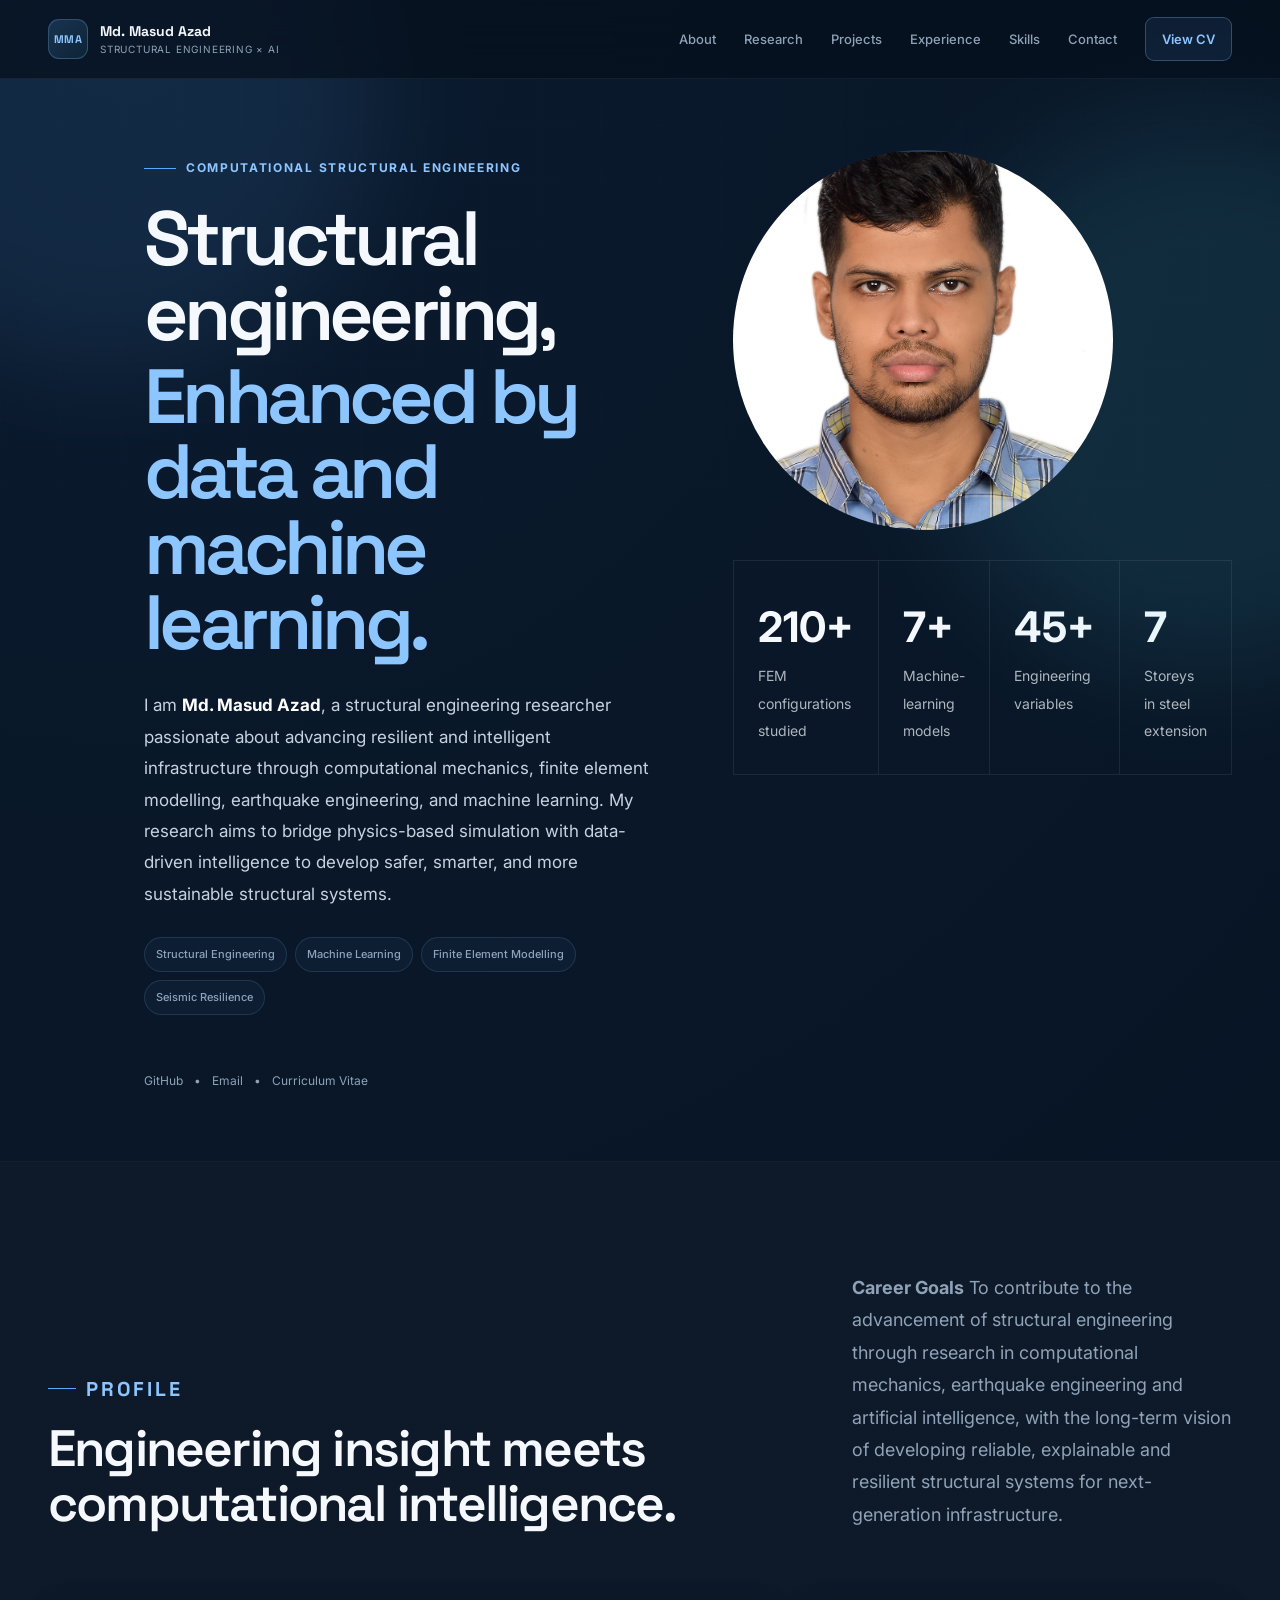
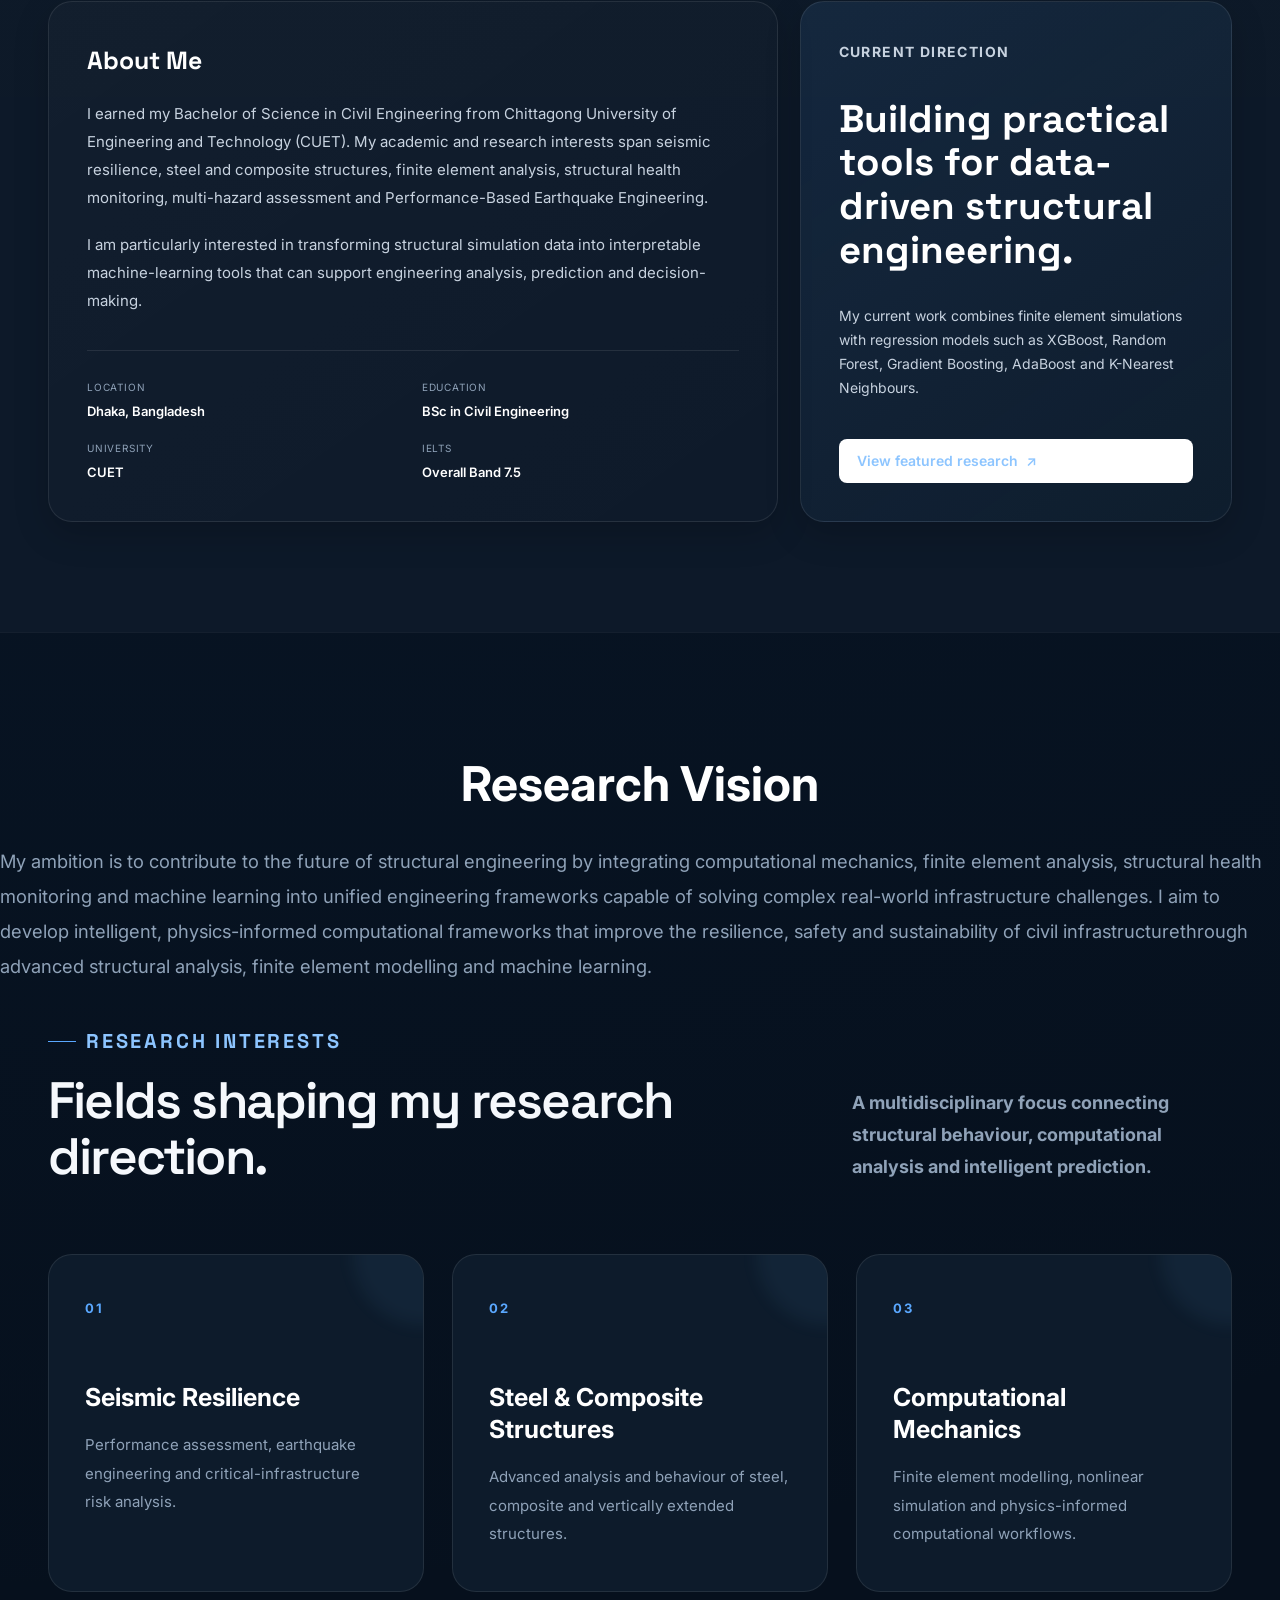
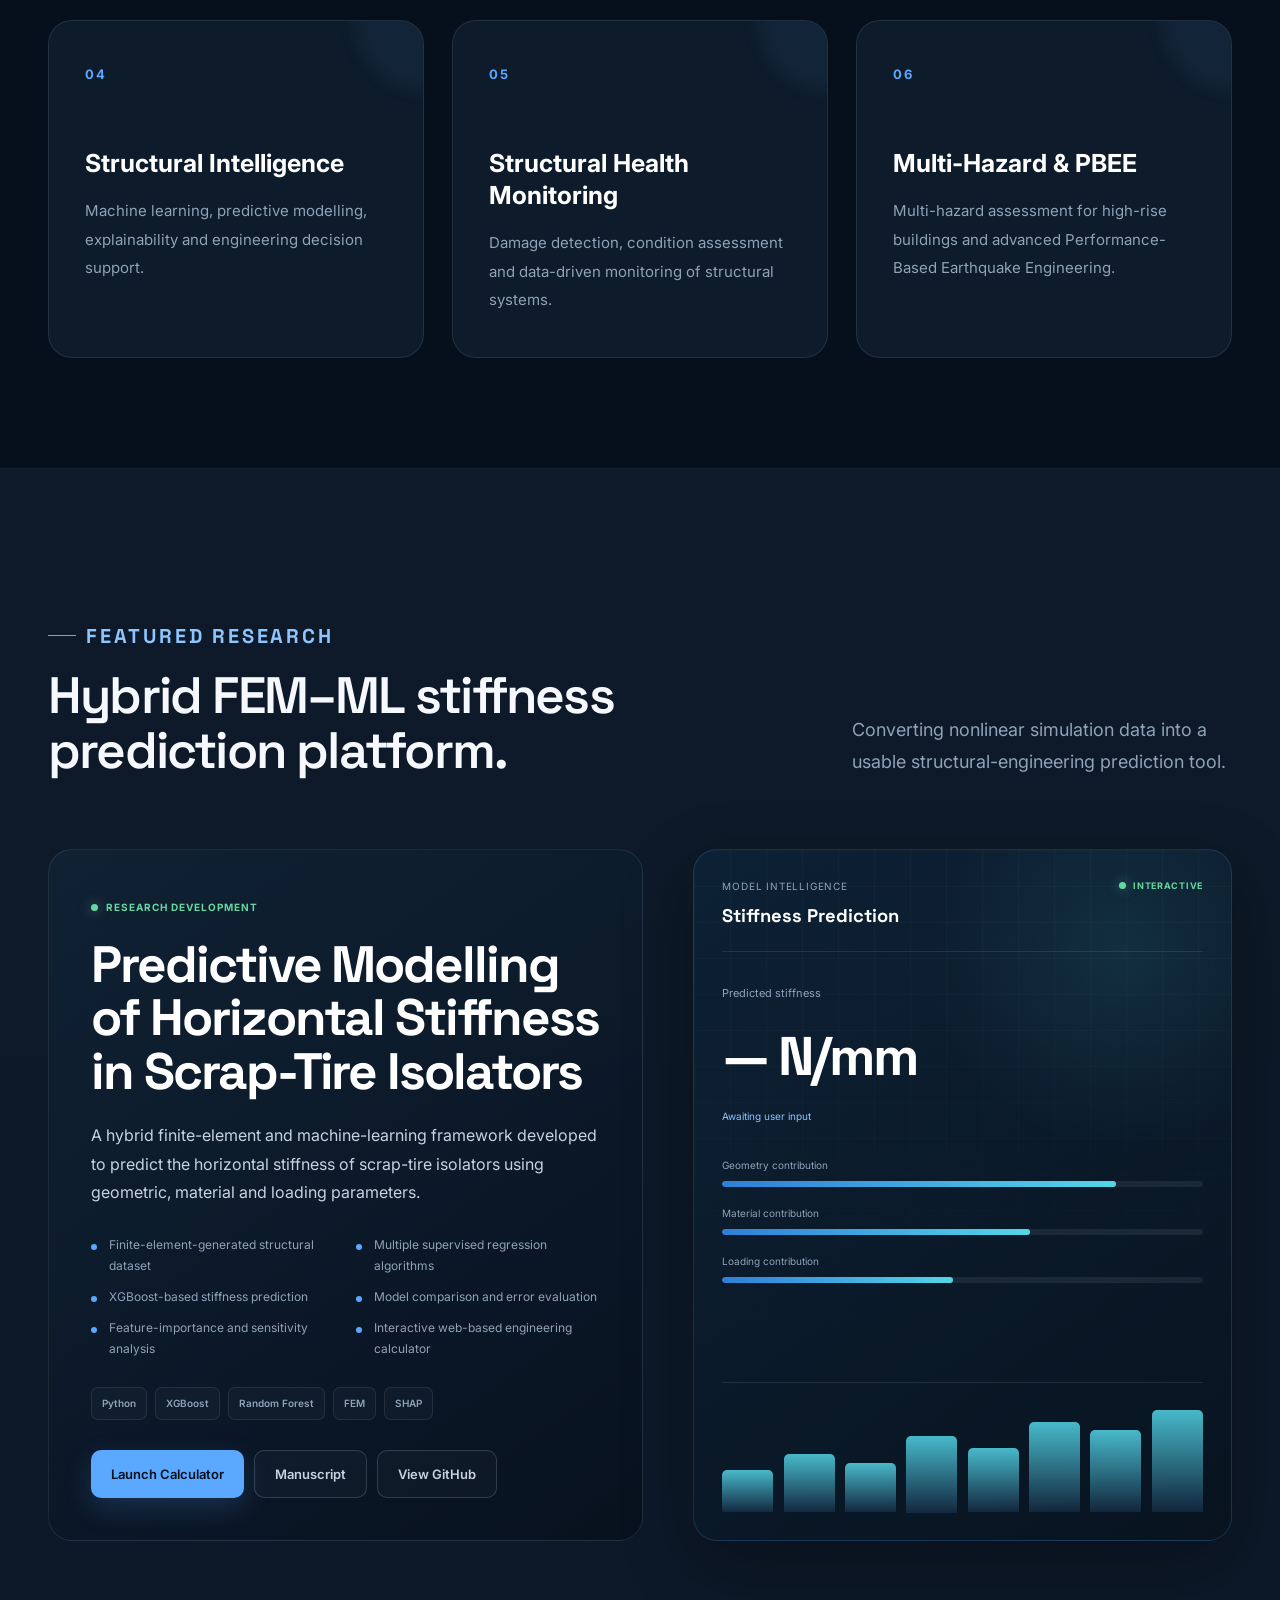
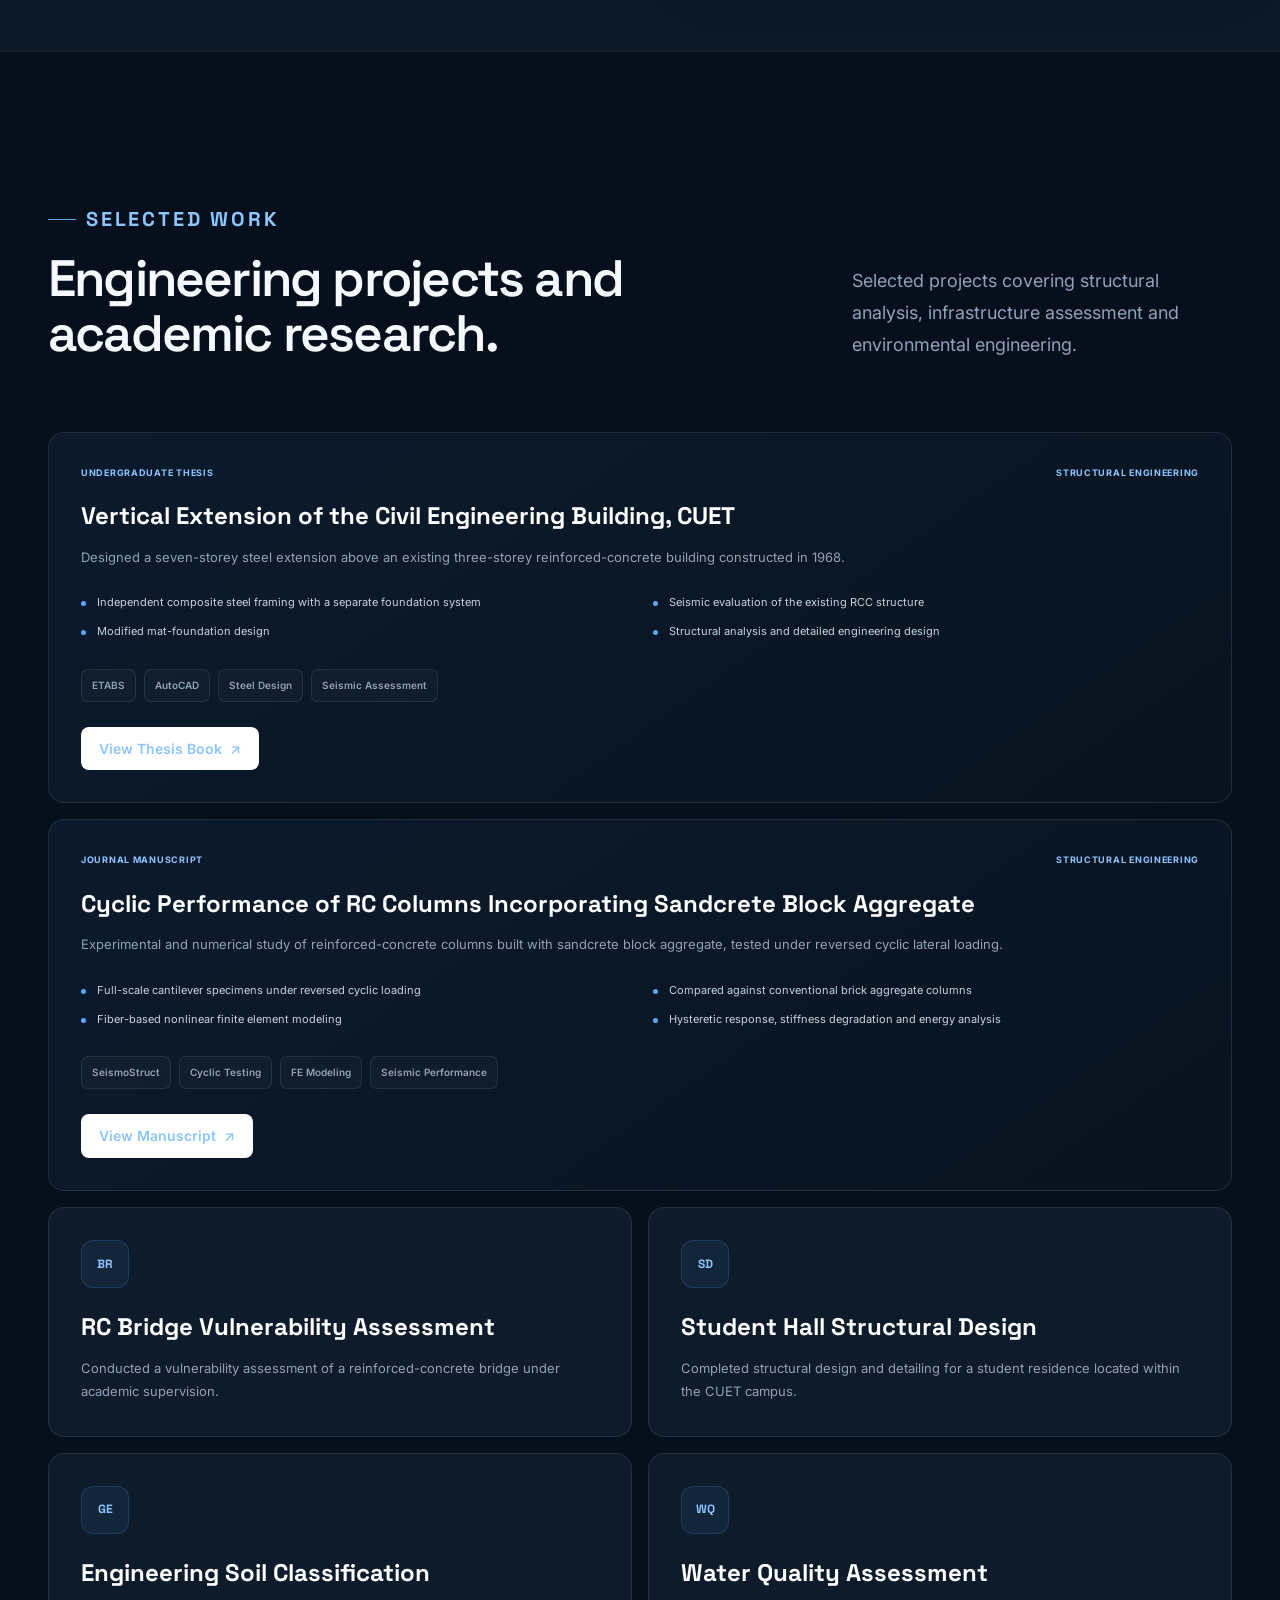
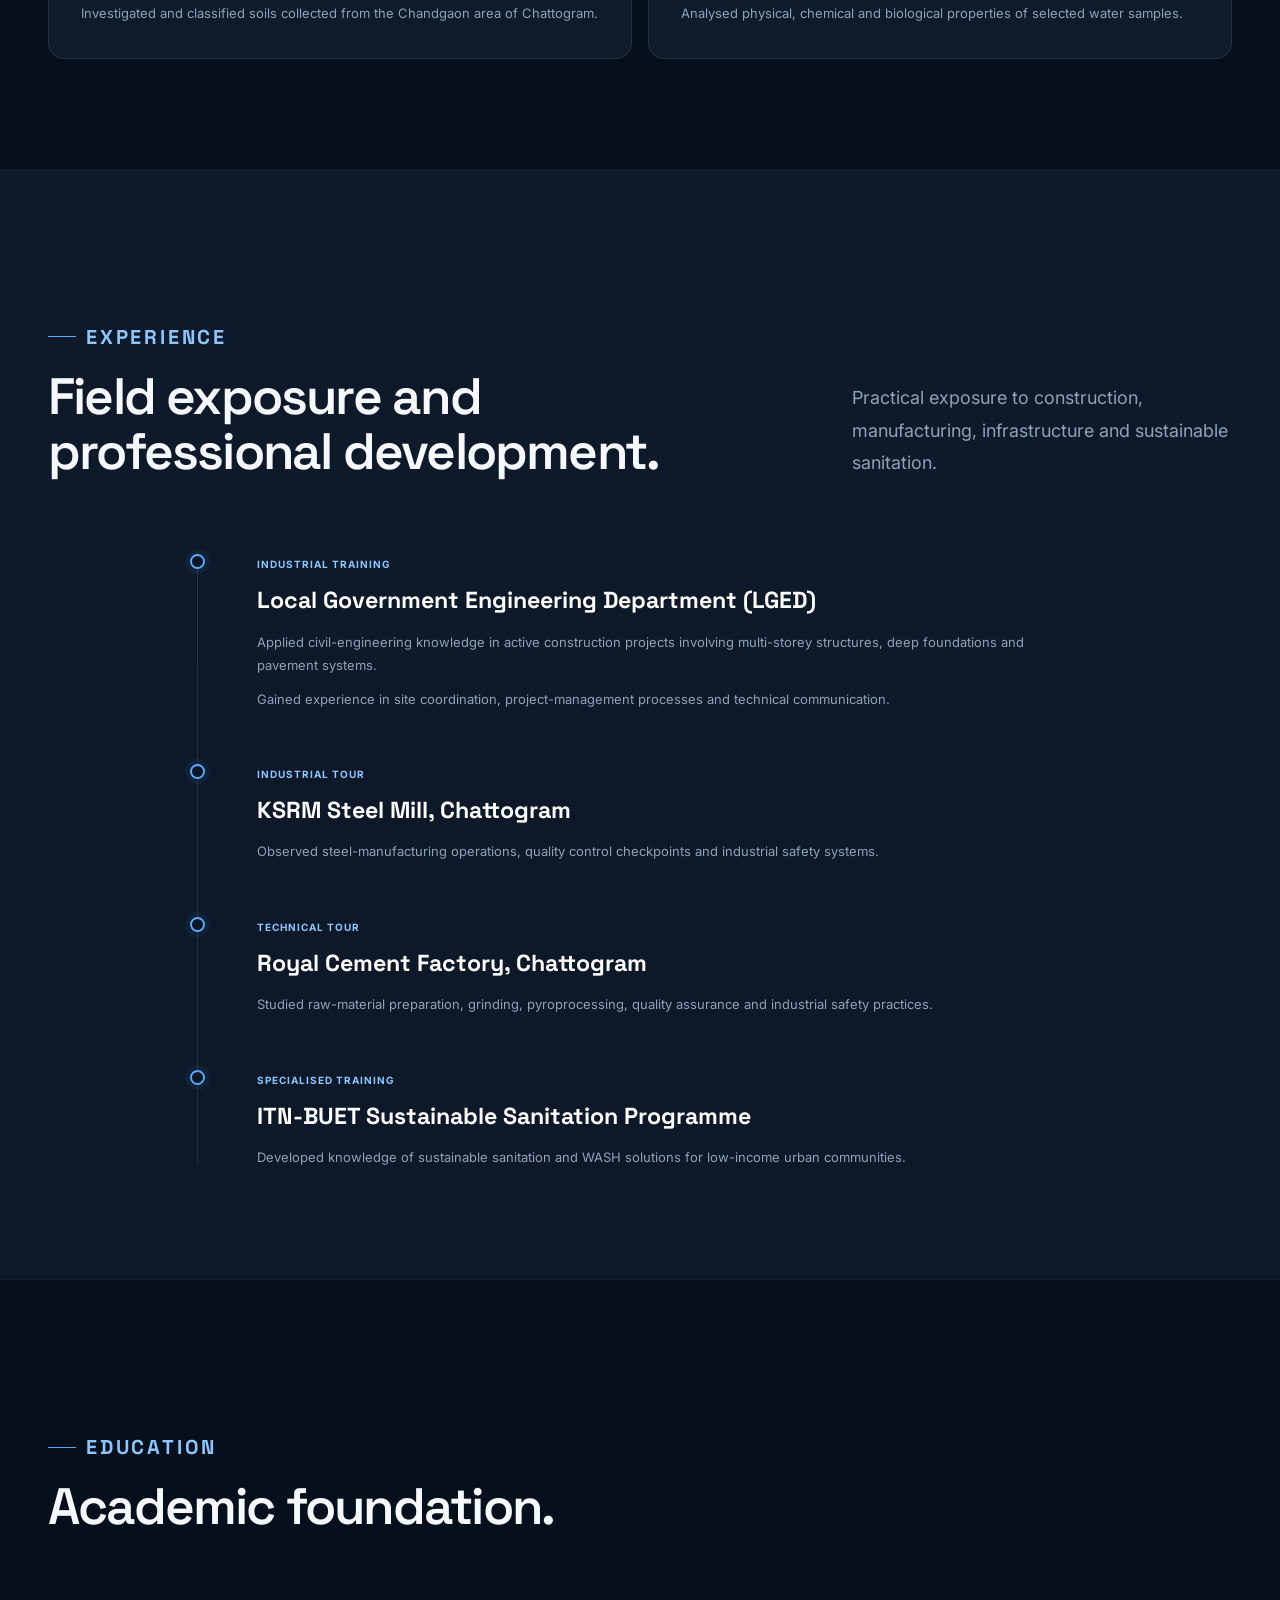
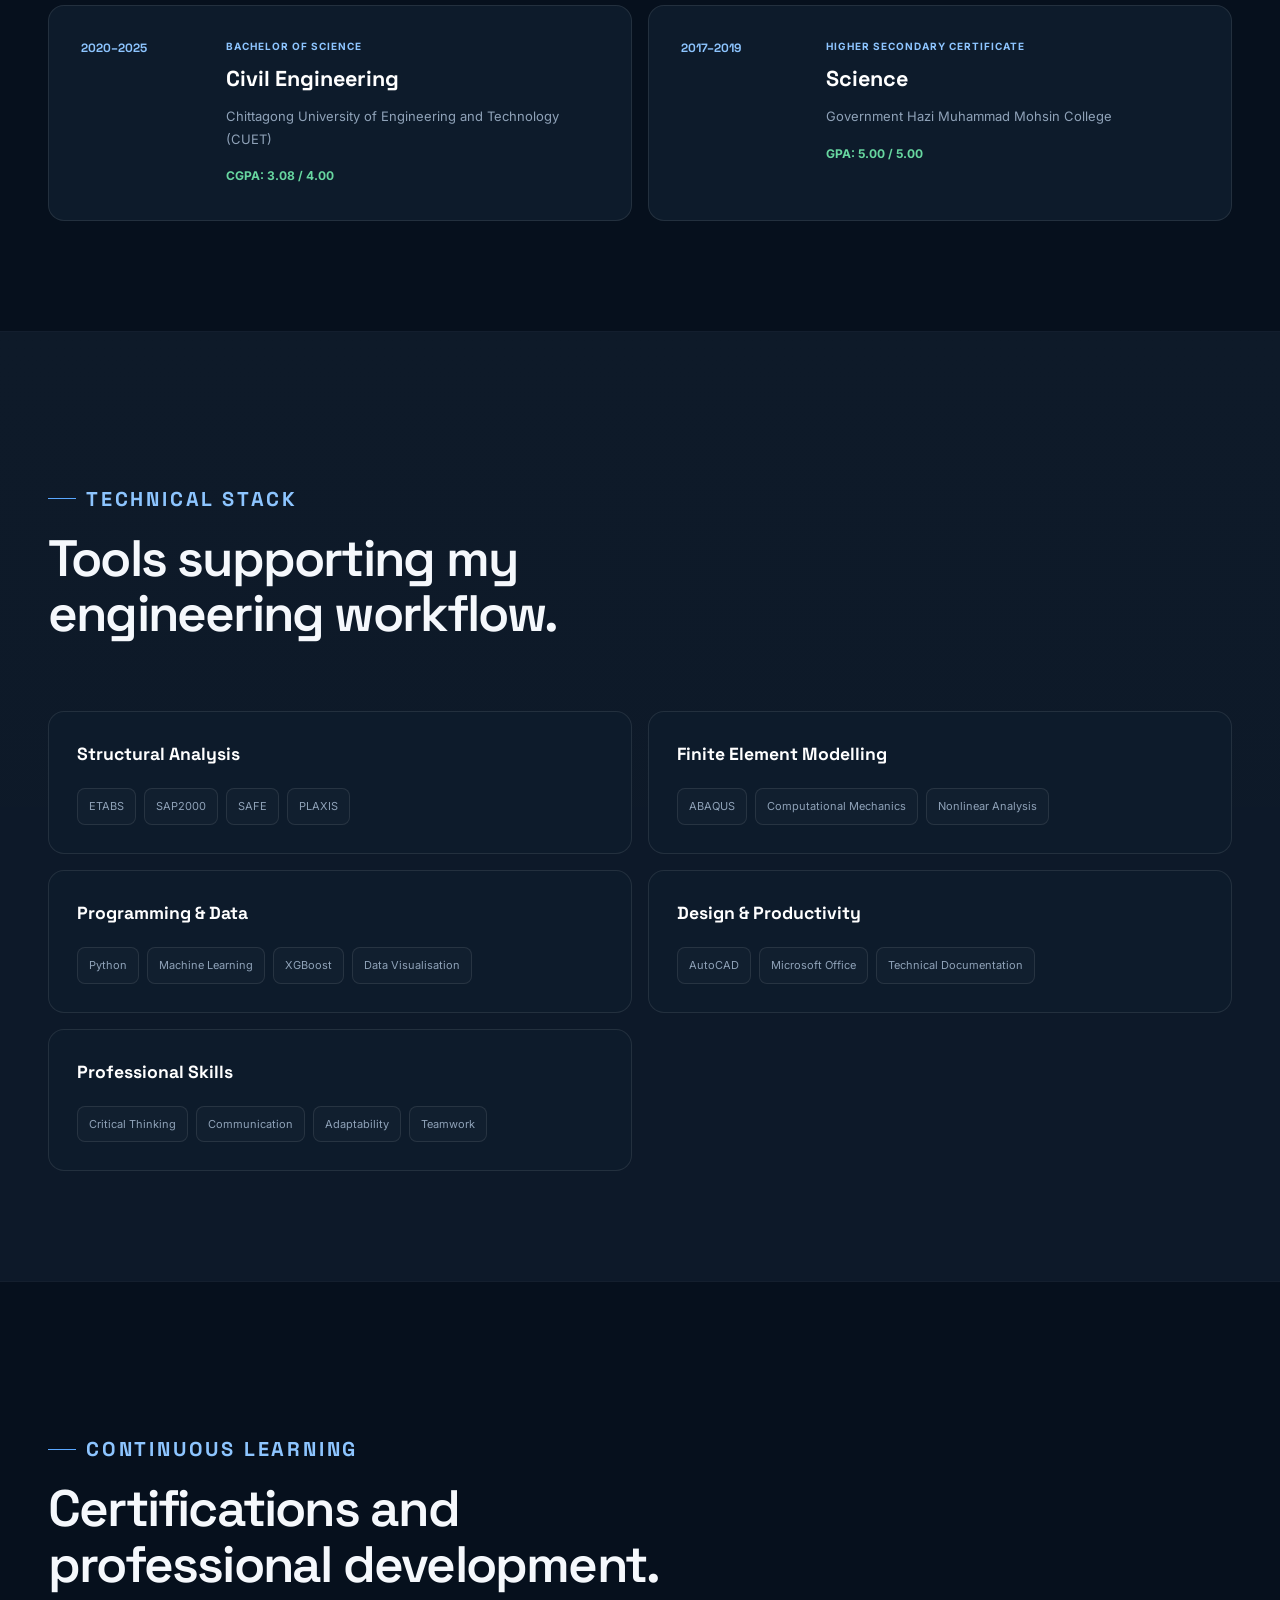
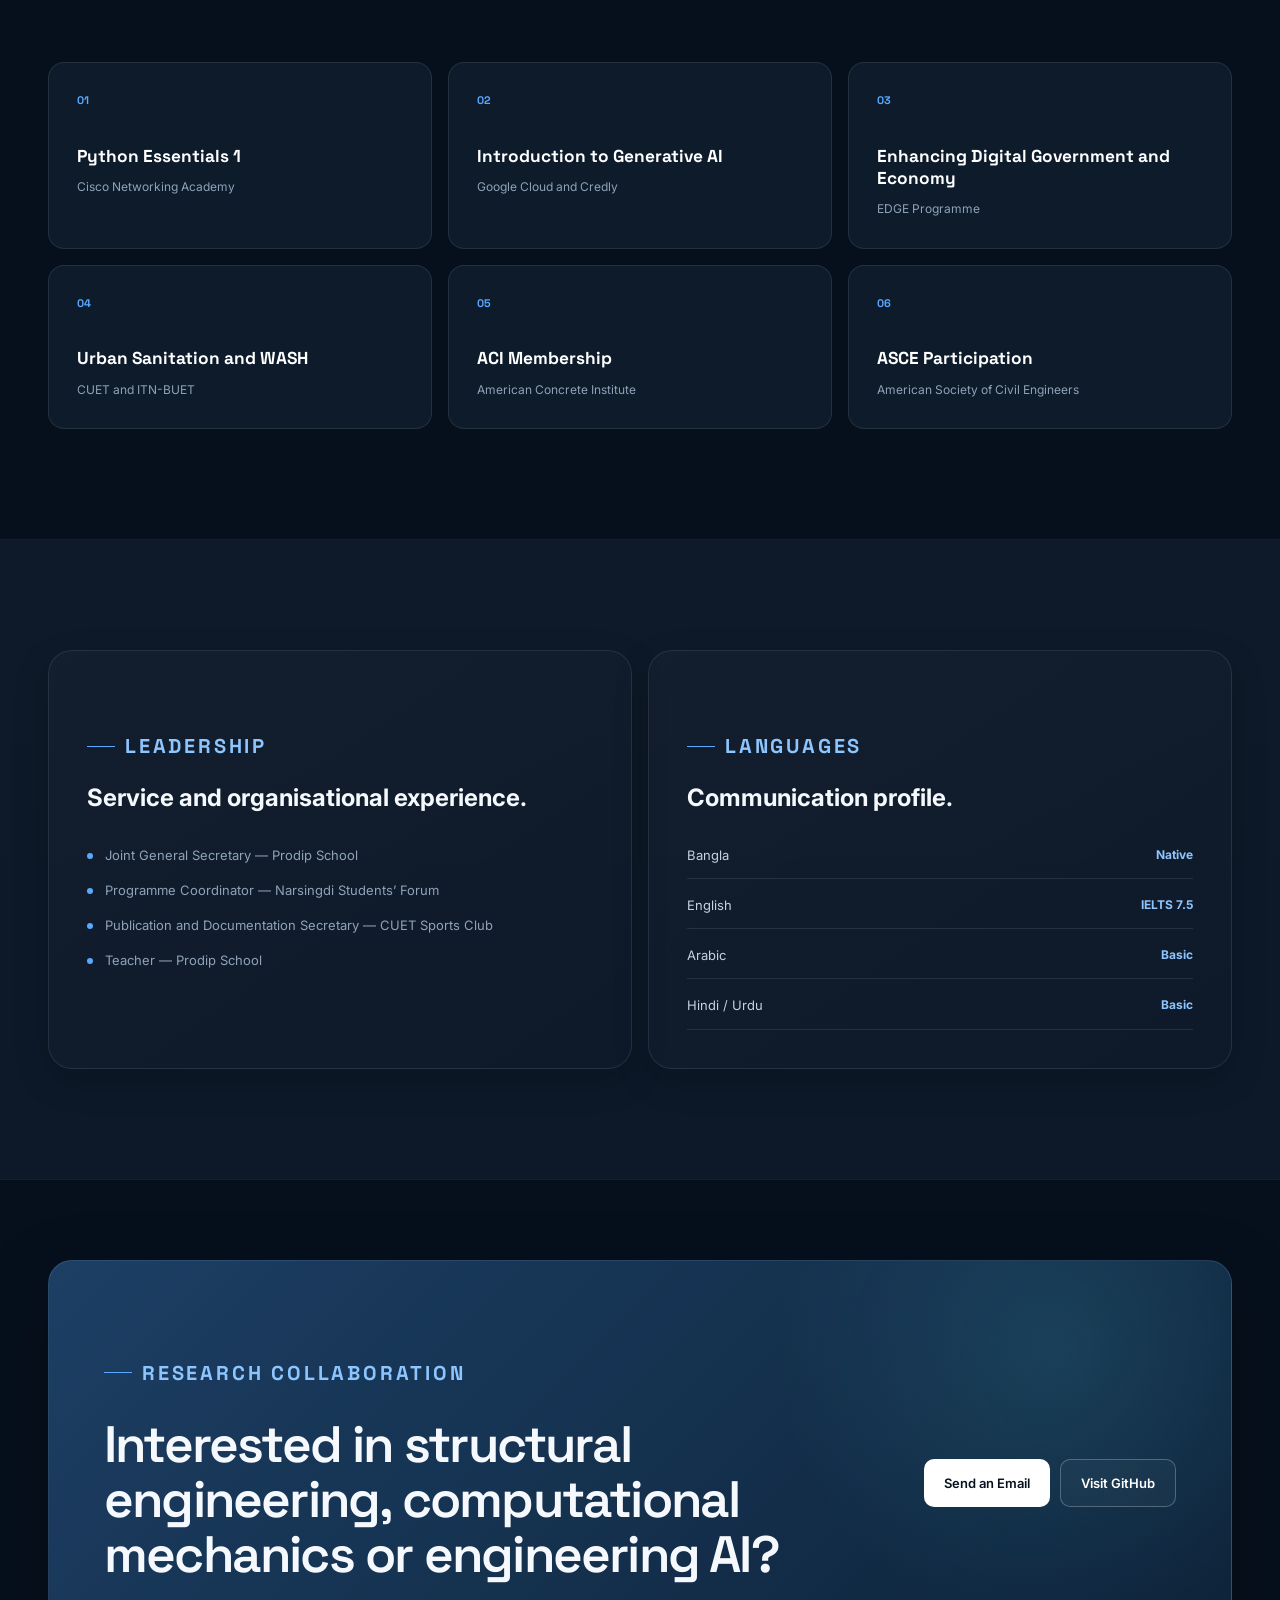
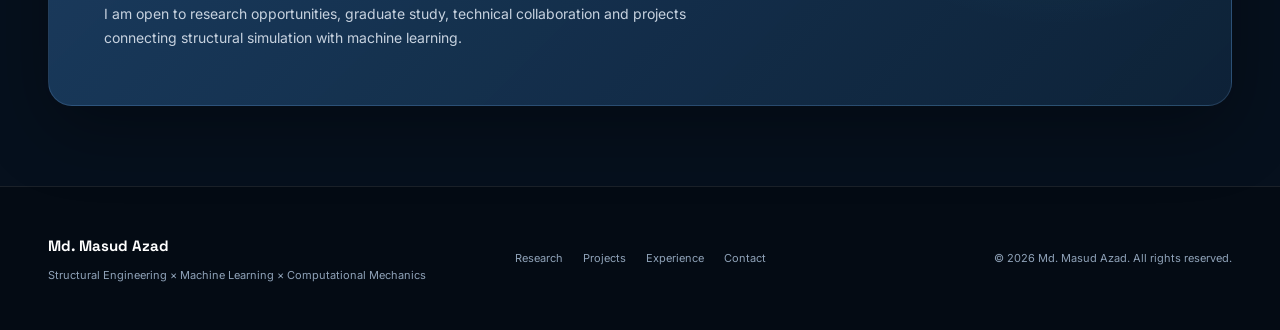
<file: index.html>
<!DOCTYPE html>
<html lang="en">

<head>
    <!-- Basic Meta -->
    <meta charset="UTF-8">
    <meta name="viewport" content="width=device-width, initial-scale=1.0">

    <title>Md. Masud Azad | Computational Structural Engineering</title>

    <meta
        name="description"
        content="Research portfolio of Md. Masud Azad, a civil engineer working at the intersection of structural engineering, machine learning, finite element modelling and computational mechanics."
    >

    <meta
        name="keywords"
        content="Md Masud Azad, Structural Engineering, Machine Learning, Civil Engineering, FEM, ETABS, ABAQUS, Python, PBEE, Seismic Engineering"
    >

    <meta name="author" content="Md. Masud Azad">
    <meta name="theme-color" content="#07111f">

    <!-- Open Graph -->
    <meta property="og:title" content="Md. Masud Azad | Research Portfolio">
    <meta
        property="og:description"
        content="Structural Engineering × Machine Learning × Computational Mechanics"
    >
    <meta property="og:type" content="website">
    <meta property="og:url" content="https://mdmasudazad.github.io">
    <meta
        property="og:image"
        content="https://mdmasudazad.github.io/images/profile.jpg"
    >

    <!-- Favicon -->
    <link rel="icon" type="image/jpeg" href="images/profile.jpg">

    <!-- Google Fonts -->
    <link rel="preconnect" href="https://fonts.googleapis.com">
    <link rel="preconnect" href="https://fonts.gstatic.com" crossorigin>
    <link
        href="https://fonts.googleapis.com/css2?family=Inter:wght@400;500;600;700&family=Space+Grotesk:wght@500;600;700&display=swap"
        rel="stylesheet"
    >

    <!-- Main Stylesheet -->
    <link rel="stylesheet" href="css/style.css">

    <!-- Main JavaScript -->
    <script src="js/script.js" defer></script>
</head>

<body>

    <!-- Skip Link -->
    <a class="skip-link" href="#main-content">Skip to main content</a>

    <!-- =========================
         NAVIGATION
    ========================== -->
    <header class="site-header" id="home">
        <nav class="navbar container" aria-label="Main navigation">

            <a class="brand" href="#home" aria-label="Md. Masud Azad homepage">
                <span class="brand-mark">MMA</span>

                <span class="brand-text">
                    <strong>Md. Masud Azad</strong>
                    <small>Structural Engineering × AI</small>
                </span>
            </a>

            <button
                class="menu-toggle"
                type="button"
                aria-label="Open navigation menu"
                aria-expanded="false"
                aria-controls="navigation-menu"
            >
                <span></span>
                <span></span>
                <span></span>
            </button>

            <div class="nav-menu" id="navigation-menu">
                <a href="#about">About</a>
                <a href="#research">Research</a>
                <a href="#projects">Projects</a>
                <a href="#experience">Experience</a>
                <a href="#skills">Skills</a>
                <a href="#contact">Contact</a>

                <a
                    class="nav-cta"
                    href="assets/cv.pdf"
                    target="_blank"
                    rel="noopener noreferrer"
                >
                    View CV
                </a>
            </div>

        </nav>
    </header>

    <main id="main-content">

        <!-- =========================
             HERO SECTION
        ========================== -->
        <section class="hero section">

            <div class="hero-background" aria-hidden="true">
                <div class="grid-pattern"></div>
                <div class="hero-glow hero-glow-one"></div>
                <div class="hero-glow hero-glow-two"></div>
            </div>

            <div class="container hero-layout">

                <div class="hero-content">

                    <p class="eyebrow">
                        Computational Structural Engineering
                    </p>

                    <h1>
                        Structural engineering,
                        <span>Enhanced by data and machine learning.</span>
                    </h1>

                    <p class="hero-description">
                        I am <strong>Md. Masud Azad</strong>, a structural engineering researcher
                        passionate about advancing resilient and intelligent infrastructure through 
                        computational mechanics, finite element modelling, earthquake engineering, and machine learning.
                        My research aims to bridge physics-based simulation with data-driven intelligence to develop safer,
                        smarter, and more sustainable structural systems.
                    </p>

                    <div class="hero-tags" aria-label="Primary research areas">
                        <span>Structural Engineering</span>
                        <span>Machine Learning</span>
                        <span>Finite Element Modelling</span>
                        <span>Seismic Resilience</span>
                    </div>

                    <div class="hero-actions">


                    </div>

                    <div class="hero-links">

                        <a
                            href="https://github.com/mdmasudazad"
                            target="_blank"
                            rel="noopener noreferrer"
                        >
                            GitHub
                        </a>

                        <span aria-hidden="true">•</span>

                        <a href="mailto:azadsiamazad907@gmail.com">
                            Email
                        </a>

                        <span aria-hidden="true">•</span>

                        <a
                            href="assets/cv.pdf"
                            target="_blank"
                            rel="noopener noreferrer"
                        >
                            Curriculum Vitae
                        </a>

                    </div>

                </div>

<div class="hero-visual">

    <div class="profile-frame">
        <div class="profile-ring"></div>

        <img
            src="images/profile.jpg"
            alt="Professional portrait of Md. Masud Azad"
            class="profile-image">
    </div>

    <div class="metrics-grid">

        <article class="metric-card">
            <span class="metric-number">210+</span>
            <span class="metric-label">FEM configurations studied</span>
        </article>

        <article class="metric-card">
            <span class="metric-number">7+</span>
            <span class="metric-label">Machine-learning models</span>
        </article>

        <article class="metric-card">
            <span class="metric-number">45+</span>
            <span class="metric-label">Engineering variables</span>
        </article>

        <article class="metric-card">
            <span class="metric-number">7</span>
            <span class="metric-label">Storeys in steel extension</span>
        </article>

    </div>

</div>

        </section>

        <!-- =========================
             ABOUT
        ========================== -->
        <section class="section section-surface" id="about">

            <div class="container section-heading">
                <div>
                    <p class="section-kicker">Profile</p>
                    <h2>Engineering insight meets computational intelligence.</h2>
                </div>

                <p>
                    <strong>Career Goals</strong>
                    To contribute to the advancement of structural engineering through research in 
                    computational mechanics, earthquake engineering and artificial intelligence, 
                    with the long-term vision of developing reliable, explainable 
                    and resilient structural systems for next-generation infrastructure.
                </p>
            </div>

            <div class="container about-grid">

                <article class="content-card about-card">

                    <h3>About Me</h3>

                    <p>
                        I earned my Bachelor of Science in Civil Engineering from
                        Chittagong University of Engineering and Technology
                        (CUET). My academic and research interests span seismic
                        resilience, steel and composite structures, finite
                        element analysis, structural health monitoring,
                        multi-hazard assessment and Performance-Based Earthquake Engineering.
                    </p>

                    <p>
                        I am particularly interested in transforming structural
                        simulation data into interpretable machine-learning
                        tools that can support engineering analysis,
                        prediction and decision-making.
                    </p>

                    <div class="about-details">

                        <div>
                            <span>Location</span>
                            <strong>Dhaka, Bangladesh</strong>
                        </div>

                        <div>
                            <span>Education</span>
                            <strong>BSc in Civil Engineering</strong>
                        </div>

                        <div>
                            <span>University</span>
                            <strong>CUET</strong>
                        </div>

                        <div>
                            <span>IELTS</span>
                            <strong>Overall Band 7.5</strong>
                        </div>

                    </div>

                </article>

                <article class="content-card focus-card">

                    <p class="card-label">Current Direction</p>

                    <h3>
                        Building practical tools for data-driven structural
                        engineering.
                    </h3>

                    <p>
                        My current work combines finite element simulations
                        with regression models such as XGBoost, Random Forest,
                        Gradient Boosting, AdaBoost and K-Nearest Neighbours.
                    </p>

                    <a class="text-link" href="#featured-project">
                        View featured research
                        <span aria-hidden="true">↗</span>
                    </a>

                </article>

            </div>

        </section>


<!-- =========================
      RESEARCH VISION
========================== -->
            <section class="section" id="research">
                <h2 class="vision-heading">
                Research Vision
                </h2>

                <p class="vision-text">
                My ambition is to contribute to the future of structural engineering by integrating computational mechanics, finite element analysis, structural health monitoring and machine learning into unified engineering frameworks capable of solving complex real-world infrastructure challenges. I aim to develop intelligent, physics-informed computational frameworks that improve the resilience, safety and sustainability of civil infrastructurethrough advanced structural analysis, finite element modelling and machine learning.
                </p>


                    <!-- Research Areas Heading -->
                <div class="container section-heading">

                <div>
                <p class="section-kicker">Research Interests</p>
                <h2>Fields shaping my research direction.</h2>
                </div>

                <p>
                <strong>
                A multidisciplinary focus connecting structural behaviour,
                computational analysis and intelligent prediction.
                </strong>
                </p>

            </div>


    <!-- Cards -->
                <div class="container research-grid">

                <article class="research-card">
                <span class="card-number">01</span>
                <h3>Seismic Resilience</h3>
                <p>
                Performance assessment, earthquake engineering and
                critical-infrastructure risk analysis.
                </p>
                </article>

                <article class="research-card">
                <span class="card-number">02</span>
                <h3>Steel &amp; Composite Structures</h3>
                <p>
                Advanced analysis and behaviour of steel,
                composite and vertically extended structures.
                </p>
                </article>

                <article class="research-card">
                <span class="card-number">03</span>
                <h3>Computational Mechanics</h3>
                <p>
                Finite element modelling, nonlinear simulation and
                physics-informed computational workflows.
                </p>
                </article>

                <article class="research-card">
                <span class="card-number">04</span>
                <h3>Structural Intelligence</h3>
                <p>
                Machine learning, predictive modelling,
                explainability and engineering decision support.
                </p>
                </article>

                <article class="research-card">
                <span class="card-number">05</span>
                <h3>Structural Health Monitoring</h3>
                <p>
                Damage detection, condition assessment and
                data-driven monitoring of structural systems.
                </p>
                </article>

                <article class="research-card">
                <span class="card-number">06</span>
                <h3>Multi-Hazard &amp; PBEE</h3>
                <p>
                Multi-hazard assessment for high-rise buildings and
                advanced Performance-Based Earthquake Engineering.
                </p>
                </article>

    </div>

</section>

        <!-- =========================
             FEATURED RESEARCH
        ========================== -->
        <section
            class="section section-surface"
            id="featured-project"
        >

            <div class="container section-heading">
                <div>
                    <p class="section-kicker">Featured Research</p>
                    <h2>Hybrid FEM–ML stiffness prediction platform.</h2>
                </div>

                <p>
                    Converting nonlinear simulation data into a usable
                    structural-engineering prediction tool.
                </p>
            </div>

            <div class="container featured-project">

                <div class="featured-project-content">

                    <div class="project-status">
                        <span class="status-dot"></span>
                        Research development
                    </div>

                    <h3>
                        Predictive Modelling of Horizontal Stiffness in
                        Scrap-Tire Isolators
                    </h3>

                    <p>
                        A hybrid finite-element and machine-learning framework
                        developed to predict the horizontal stiffness of
                        scrap-tire isolators using geometric, material and
                        loading parameters.
                    </p>

                    <ul class="project-highlights">
                        <li>Finite-element-generated structural dataset</li>
                        <li>Multiple supervised regression algorithms</li>
                        <li>XGBoost-based stiffness prediction</li>
                        <li>Model comparison and error evaluation</li>
                        <li>Feature-importance and sensitivity analysis</li>
                        <li>Interactive web-based engineering calculator</li>
                    </ul>

                    <div class="technology-list">
                        <span>Python</span>
                        <span>XGBoost</span>
                        <span>Random Forest</span>
                        <span>FEM</span>
                        <span>SHAP</span>
                    </div>

                    <div class="project-actions">
                    
                        <a class="button button-primary" href="calculator.html">
                            Launch Calculator
                        </a>
                    
                        <a class="button button-secondary" href="manuscript.html">
                            Manuscript
                        </a>
                    
                        <a class="button button-secondary" href="https://github.com/mdmasudazad" target="_blank" rel="noopener noreferrer">
                            View GitHub
                        </a>
                    
                    </div>

                </div>

                <div class="project-dashboard-preview">

                    <div class="preview-header">
                        <div>
                            <span>Model Intelligence</span>
                            <strong>Stiffness Prediction</strong>
                        </div>

                        <span class="preview-live">
                            <span class="status-dot"></span>
                            Interactive
                        </span>
                    </div>

                    <div class="preview-result">
                        <span>Predicted stiffness</span>
                        <strong>— N/mm</strong>
                        <small>Awaiting user input</small>
                    </div>

                    <div class="preview-bars">

                        <div class="preview-bar">
                            <span>Geometry contribution</span>
                            <div>
                                <i style="width: 82%;"></i>
                            </div>
                        </div>

                        <div class="preview-bar">
                            <span>Material contribution</span>
                            <div>
                                <i style="width: 64%;"></i>
                            </div>
                        </div>

                        <div class="preview-bar">
                            <span>Loading contribution</span>
                            <div>
                                <i style="width: 48%;"></i>
                            </div>
                        </div>

                    </div>

                    <div class="preview-chart" aria-hidden="true">
                        <span style="height: 38%;"></span>
                        <span style="height: 52%;"></span>
                        <span style="height: 44%;"></span>
                        <span style="height: 69%;"></span>
                        <span style="height: 58%;"></span>
                        <span style="height: 81%;"></span>
                        <span style="height: 74%;"></span>
                        <span style="height: 92%;"></span>
                    </div>

                </div>

            </div>

        </section>

        <!-- =========================
             PROJECTS
        ========================== -->
        <section class="section" id="projects">

            <div class="container section-heading">
                <div>
                    <p class="section-kicker">Selected Work</p>
                    <h2>Engineering projects and academic research.</h2>
                </div>

                <p>
                    Selected projects covering structural analysis,
                    infrastructure assessment and environmental engineering.
                </p>
            </div>

            <div class="container projects-grid">

                <article class="project-card project-card-large">

                    <div class="project-card-header">
                        <span>Undergraduate Thesis</span>
                        <span>Structural Engineering</span>
                    </div>

                    <h3>
                        Vertical Extension of the Civil Engineering Building,
                        CUET
                    </h3>

                    <p>
                        Designed a seven-storey steel extension above an
                        existing three-storey reinforced-concrete building
                        constructed in 1968.
                    </p>

                    <ul>
                        <li>
                            Independent composite steel framing with a separate
                            foundation system
                        </li>
                        <li>
                            Seismic evaluation of the existing RCC structure
                        </li>
                        <li>
                            Modified mat-foundation design
                        </li>
                        <li>
                            Structural analysis and detailed engineering design
                        </li>
                    </ul>

                    <div class="technology-list">
                        <span>ETABS</span>
                        <span>AutoCAD</span>
                        <span>Steel Design</span>
                        <span>Seismic Assessment</span>
                    </div>
                    
                    <a class="text-link" href="thesis.html">
                        View Thesis Book
                        <span aria-hidden="true">↗</span>
                    </a>
                    
                    </article>
                    
                    <article class="project-card project-card-large">
                    
                        <div class="project-card-header">
                            <span>Journal Manuscript</span>
                            <span>Structural Engineering</span>
                        </div>
                    
                        <h3>
                            Cyclic Performance of RC Columns Incorporating Sandcrete Block Aggregate
                        </h3>
                    
                        <p>
                            Experimental and numerical study of reinforced-concrete columns
                            built with sandcrete block aggregate, tested under reversed
                            cyclic lateral loading.
                        </p>
                    
                        <ul>
                            <li>
                                Full-scale cantilever specimens under reversed cyclic loading
                            </li>
                            <li>
                                Compared against conventional brick aggregate columns
                            </li>
                            <li>
                                Fiber-based nonlinear finite element modeling
                            </li>
                            <li>
                                Hysteretic response, stiffness degradation and energy analysis
                            </li>
                        </ul>
                    
                        <div class="technology-list">
                            <span>SeismoStruct</span>
                            <span>Cyclic Testing</span>
                            <span>FE Modeling</span>
                            <span>Seismic Performance</span>
                        </div>
                    
                    <a class="text-link" href="sandcrete.html">
                        View Manuscript
                        <span aria-hidden="true">↗</span>
                    </a>
                    
                    </article>
                    
                    <article class="project-card">
                    
                        <div class="project-icon">BR</div>

                    <h3>RC Bridge Vulnerability Assessment</h3>

                    <p>
                        Conducted a vulnerability assessment of a
                        reinforced-concrete bridge under academic supervision.
                    </p>

                </article>

                <article class="project-card">

                    <div class="project-icon">SD</div>

                    <h3>Student Hall Structural Design</h3>

                    <p>
                        Completed structural design and detailing for a student
                        residence located within the CUET campus.
                    </p>

                </article>

                <article class="project-card">

                    <div class="project-icon">GE</div>

                    <h3>Engineering Soil Classification</h3>

                    <p>
                        Investigated and classified soils collected from the
                        Chandgaon area of Chattogram.
                    </p>

                </article>

                <article class="project-card">

                    <div class="project-icon">WQ</div>

                    <h3>Water Quality Assessment</h3>

                    <p>
                        Analysed physical, chemical and biological properties
                        of selected water samples.
                    </p>

                </article>

            </div>

        </section>

        <!-- =========================
             EXPERIENCE
        ========================== -->
        <section class="section section-surface" id="experience">

            <div class="container section-heading">
                <div>
                    <p class="section-kicker">Experience</p>
                    <h2>Field exposure and professional development.</h2>
                </div>

                <p>
                    Practical exposure to construction, manufacturing,
                    infrastructure and sustainable sanitation.
                </p>
            </div>

            <div class="container timeline">

                <article class="timeline-item">

                    <div class="timeline-marker"></div>

                    <div class="timeline-content">
                        <span class="timeline-type">Industrial Training</span>

                        <h3>
                            Local Government Engineering Department (LGED)
                        </h3>

                        <p>
                            Applied civil-engineering knowledge in active
                            construction projects involving multi-storey
                            structures, deep foundations and pavement systems.
                        </p>

                        <p>
                            Gained experience in site coordination,
                            project-management processes and technical
                            communication.
                        </p>
                    </div>

                </article>

                <article class="timeline-item">

                    <div class="timeline-marker"></div>

                    <div class="timeline-content">
                        <span class="timeline-type">Industrial Tour</span>

                        <h3>KSRM Steel Mill, Chattogram</h3>

                        <p>
                            Observed steel-manufacturing operations, quality
                            control checkpoints and industrial safety systems.
                        </p>
                    </div>

                </article>

                <article class="timeline-item">

                    <div class="timeline-marker"></div>

                    <div class="timeline-content">
                        <span class="timeline-type">Technical Tour</span>

                        <h3>Royal Cement Factory, Chattogram</h3>

                        <p>
                            Studied raw-material preparation, grinding,
                            pyroprocessing, quality assurance and industrial
                            safety practices.
                        </p>
                    </div>

                </article>

                <article class="timeline-item">

                    <div class="timeline-marker"></div>

                    <div class="timeline-content">
                        <span class="timeline-type">Specialised Training</span>

                        <h3>ITN-BUET Sustainable Sanitation Programme</h3>

                        <p>
                            Developed knowledge of sustainable sanitation and
                            WASH solutions for low-income urban communities.
                        </p>
                    </div>

                </article>

            </div>

        </section>

        <!-- =========================
             EDUCATION
        ========================== -->
        <section class="section" id="education">

            <div class="container section-heading">
                <div>
                    <p class="section-kicker">Education</p>
                    <h2>Academic foundation.</h2>
                </div>
            </div>

            <div class="container education-grid">

                <article class="education-card">

                    <div class="education-year">
                        2020–2025
                    </div>

                    <div>
                        <p class="card-label">Bachelor of Science</p>

                        <h3>Civil Engineering</h3>

                        <p>
                            Chittagong University of Engineering and Technology
                            (CUET)
                        </p>

                        <strong>CGPA: 3.08 / 4.00</strong>
                    </div>

                </article>

                <article class="education-card">

                    <div class="education-year">
                        2017–2019
                    </div>

                    <div>
                        <p class="card-label">
                            Higher Secondary Certificate
                        </p>

                        <h3>Science</h3>

                        <p>
                            Government Hazi Muhammad Mohsin College
                        </p>

                        <strong>GPA: 5.00 / 5.00</strong>
                    </div>

                </article>

            </div>

        </section>

        <!-- =========================
             SKILLS
        ========================== -->
        <section class="section section-surface" id="skills">

            <div class="container section-heading">
                <div>
                    <p class="section-kicker">Technical Stack</p>
                    <h2>Tools supporting my engineering workflow.</h2>
                </div>
            </div>

            <div class="container skills-layout">

                <article class="skill-group">
                    <h3>Structural Analysis</h3>

                    <div class="skill-tags">
                        <span>ETABS</span>
                        <span>SAP2000</span>
                        <span>SAFE</span>
                        <span>PLAXIS</span>
                    </div>
                </article>

                <article class="skill-group">
                    <h3>Finite Element Modelling</h3>

                    <div class="skill-tags">
                        <span>ABAQUS</span>
                        <span>Computational Mechanics</span>
                        <span>Nonlinear Analysis</span>
                    </div>
                </article>

                <article class="skill-group">
                    <h3>Programming &amp; Data</h3>

                    <div class="skill-tags">
                        <span>Python</span>
                        <span>Machine Learning</span>
                        <span>XGBoost</span>
                        <span>Data Visualisation</span>
                    </div>
                </article>

                <article class="skill-group">
                    <h3>Design &amp; Productivity</h3>

                    <div class="skill-tags">
                        <span>AutoCAD</span>
                        <span>Microsoft Office</span>
                        <span>Technical Documentation</span>
                    </div>
                </article>

                <article class="skill-group">
                    <h3>Professional Skills</h3>

                    <div class="skill-tags">
                        <span>Critical Thinking</span>
                        <span>Communication</span>
                        <span>Adaptability</span>
                        <span>Teamwork</span>
                    </div>
                </article>

            </div>

        </section>

        <!-- =========================
             CERTIFICATIONS
        ========================== -->
        <section class="section" id="certifications">

            <div class="container section-heading">
                <div>
                    <p class="section-kicker">Continuous Learning</p>
                    <h2>Certifications and professional development.</h2>
                </div>
            </div>

            <div class="container certification-grid">

                <article class="certification-card">
                    <span>01</span>
                    <h3>Python Essentials 1</h3>
                    <p>Cisco Networking Academy</p>
                </article>

                <article class="certification-card">
                    <span>02</span>
                    <h3>Introduction to Generative AI</h3>
                    <p>Google Cloud and Credly</p>
                </article>

                <article class="certification-card">
                    <span>03</span>
                    <h3>Enhancing Digital Government and Economy</h3>
                    <p>EDGE Programme</p>
                </article>

                <article class="certification-card">
                    <span>04</span>
                    <h3>Urban Sanitation and WASH</h3>
                    <p>CUET and ITN-BUET</p>
                </article>

                <article class="certification-card">
                    <span>05</span>
                    <h3>ACI Membership</h3>
                    <p>American Concrete Institute</p>
                </article>

                <article class="certification-card">
                    <span>06</span>
                    <h3>ASCE Participation</h3>
                    <p>American Society of Civil Engineers</p>
                </article>

            </div>

        </section>

        <!-- =========================
             LEADERSHIP & LANGUAGES
        ========================== -->
        <section class="section section-surface">

            <div class="container two-column-grid">

                <article class="content-card">

                    <p class="section-kicker">Leadership</p>
                    <h2>Service and organisational experience.</h2>

                    <ul class="detail-list">
                        <li>Joint General Secretary — Prodip School</li>
                        <li>
                            Programme Coordinator — Narsingdi Students’ Forum
                        </li>
                        <li>
                            Publication and Documentation Secretary —
                            CUET Sports Club
                        </li>
                        <li>Teacher — Prodip School</li>
                    </ul>

                </article>

                <article class="content-card">

                    <p class="section-kicker">Languages</p>
                    <h2>Communication profile.</h2>

                    <div class="language-list">

                        <div>
                            <span>Bangla</span>
                            <strong>Native</strong>
                        </div>

                        <div>
                            <span>English</span>
                            <strong>IELTS 7.5</strong>
                        </div>

                        <div>
                            <span>Arabic</span>
                            <strong>Basic</strong>
                        </div>

                        <div>
                            <span>Hindi / Urdu</span>
                            <strong>Basic</strong>
                        </div>

                    </div>

                </article>

            </div>

        </section>

        <!-- =========================
             CONTACT
        ========================== -->
        <section class="section contact-section" id="contact">

            <div class="container contact-card">

                <div class="contact-content">

                    <p class="section-kicker">Research Collaboration</p>

                    <h2>
                        Interested in structural engineering,
                        computational mechanics or engineering AI?
                    </h2>

                    <p>
                        I am open to research opportunities, graduate study,
                        technical collaboration and projects connecting
                        structural simulation with machine learning.
                    </p>

                </div>

                <div class="contact-actions">

                    <a
                        class="button button-light"
                        href="mailto:azadsiamazad907@gmail.com"
                    >
                        Send an Email
                    </a>

                    <a
                        class="button button-outline-light"
                        href="https://github.com/mdmasudazad"
                        target="_blank"
                        rel="noopener noreferrer"
                    >
                        Visit GitHub
                    </a>

                </div>

            </div>

        </section>

    </main>

    <!-- =========================
         FOOTER
    ========================== -->
    <footer class="site-footer">

        <div class="container footer-layout">

            <div>
                <a class="footer-brand" href="#home">
                    Md. Masud Azad
                </a>

                <p>
                    Structural Engineering × Machine Learning ×
                    Computational Mechanics
                </p>
            </div>

            <div class="footer-links">
                <a href="#research">Research</a>
                <a href="#projects">Projects</a>
                <a href="#experience">Experience</a>
                <a href="#contact">Contact</a>
            </div>

            <p class="copyright">
                © <span id="current-year">2026</span>
                Md. Masud Azad. All rights reserved.
            </p>

        </div>

    </footer>

</body>

</html>
</file>
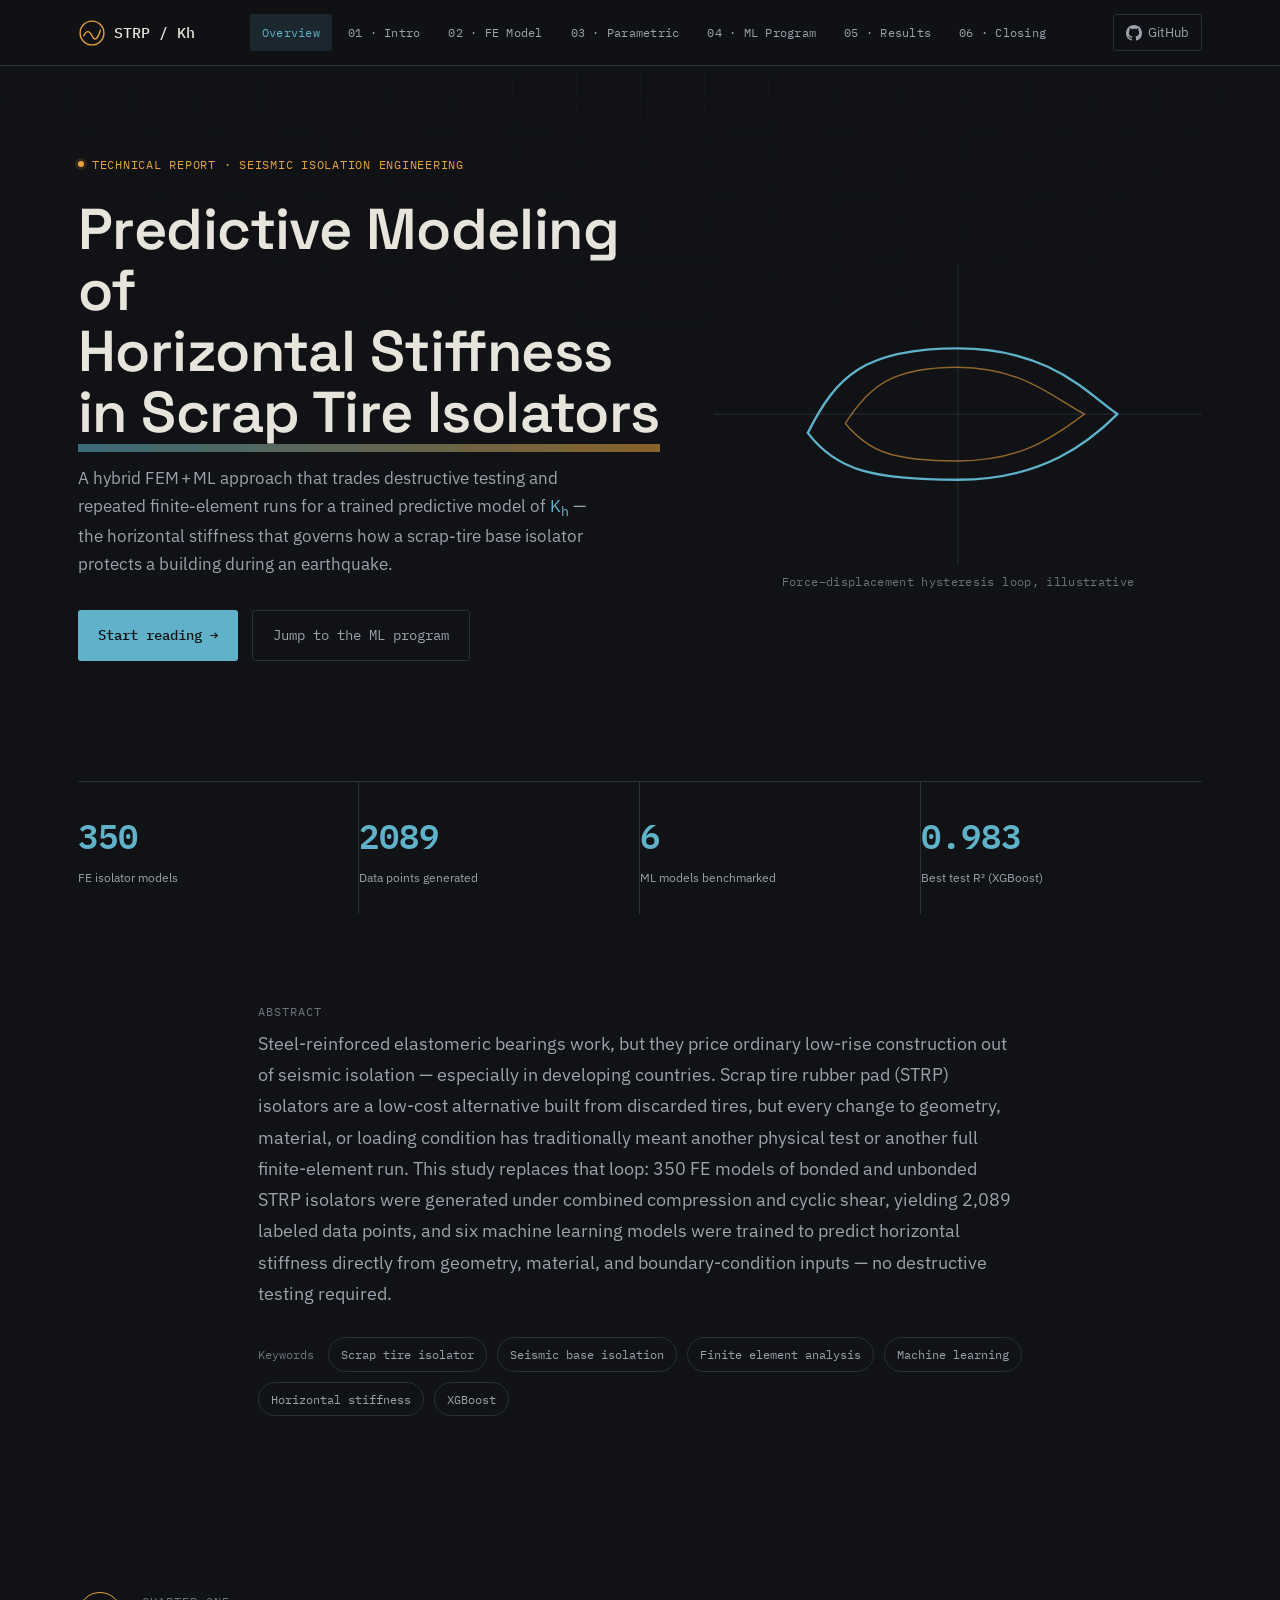
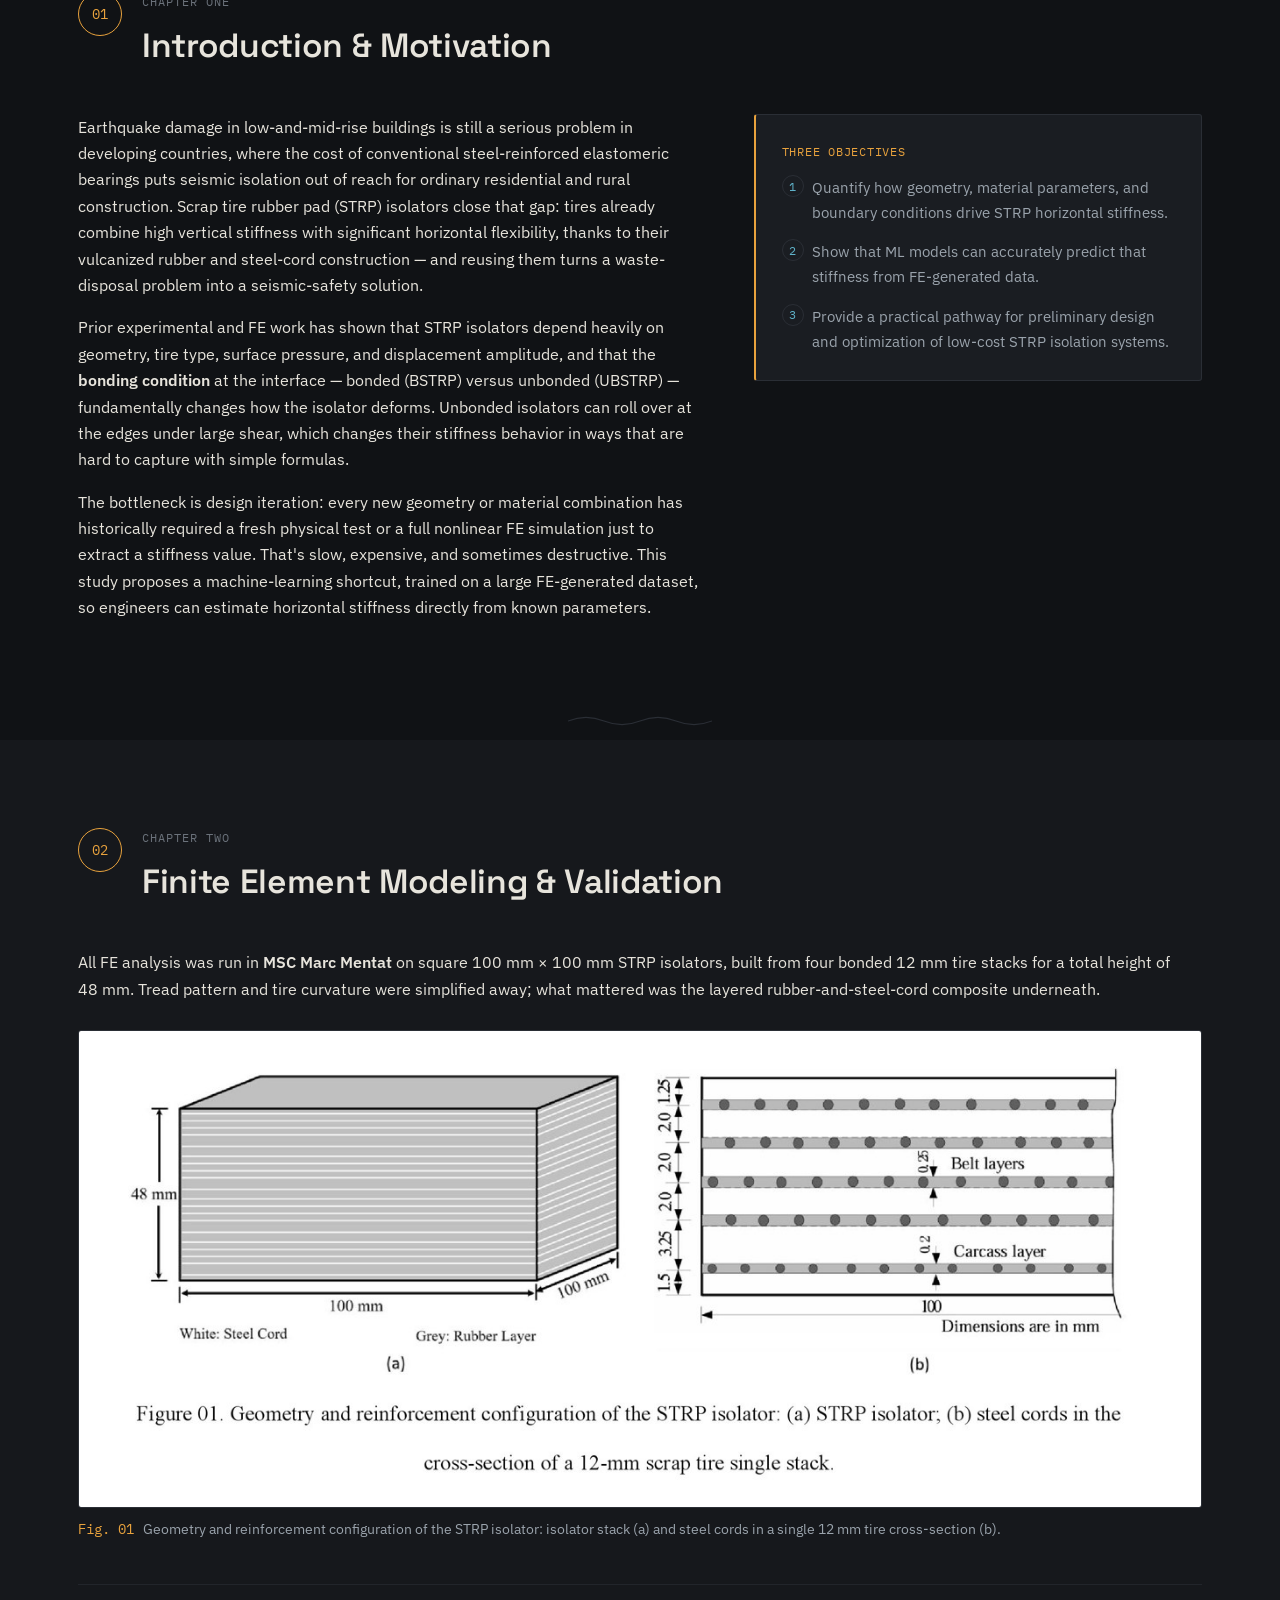
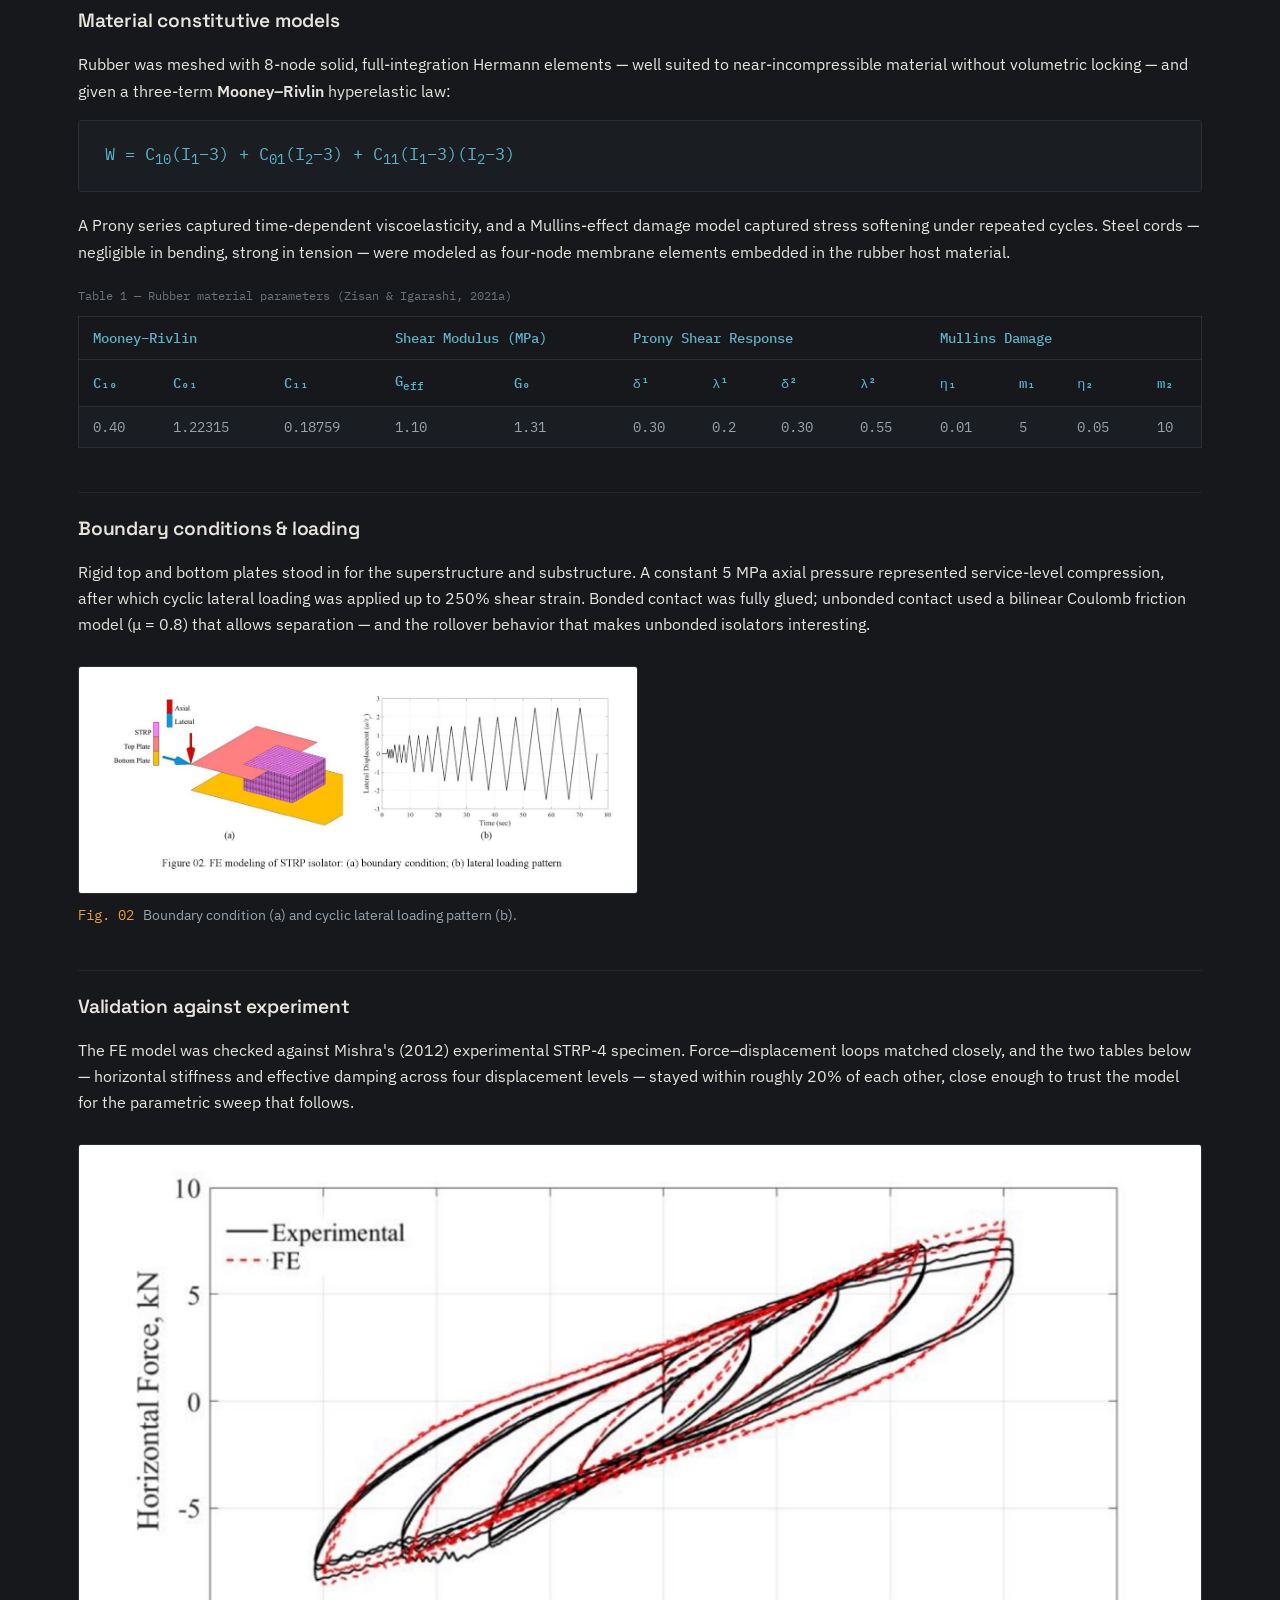
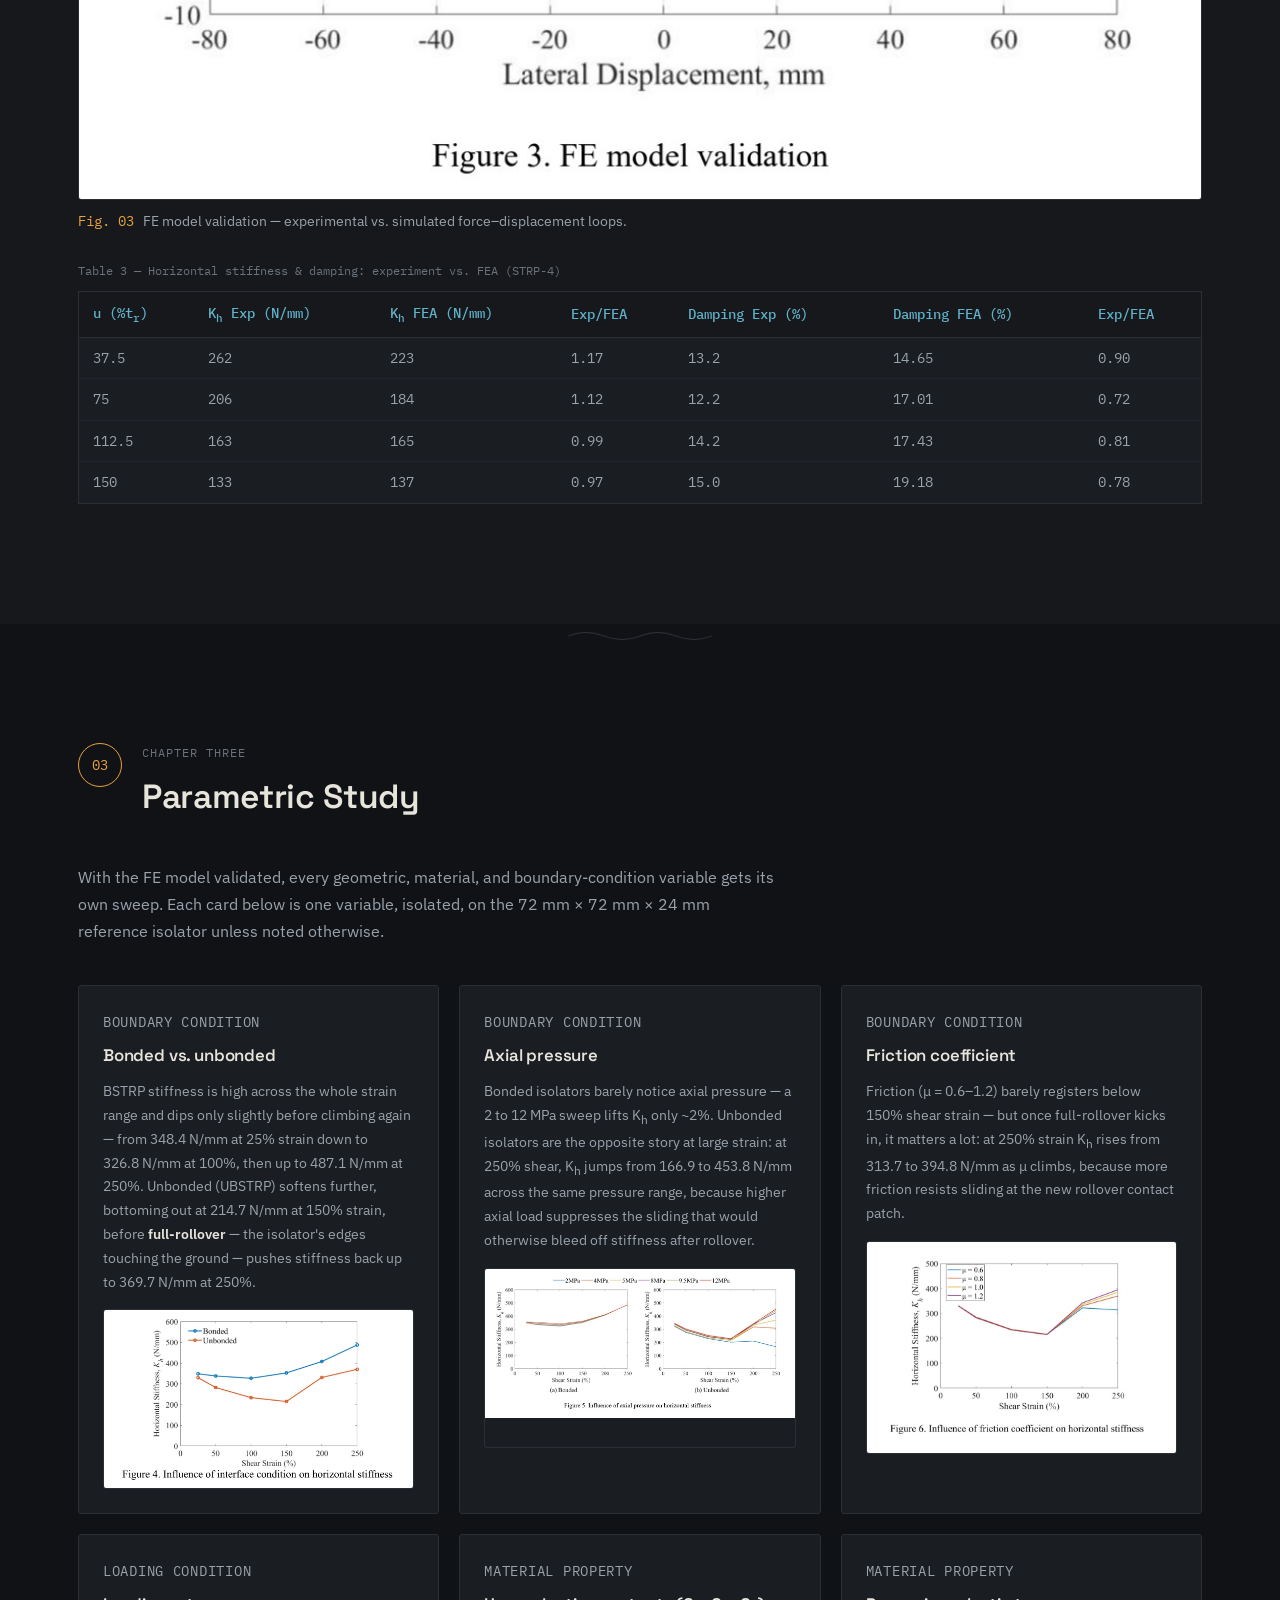
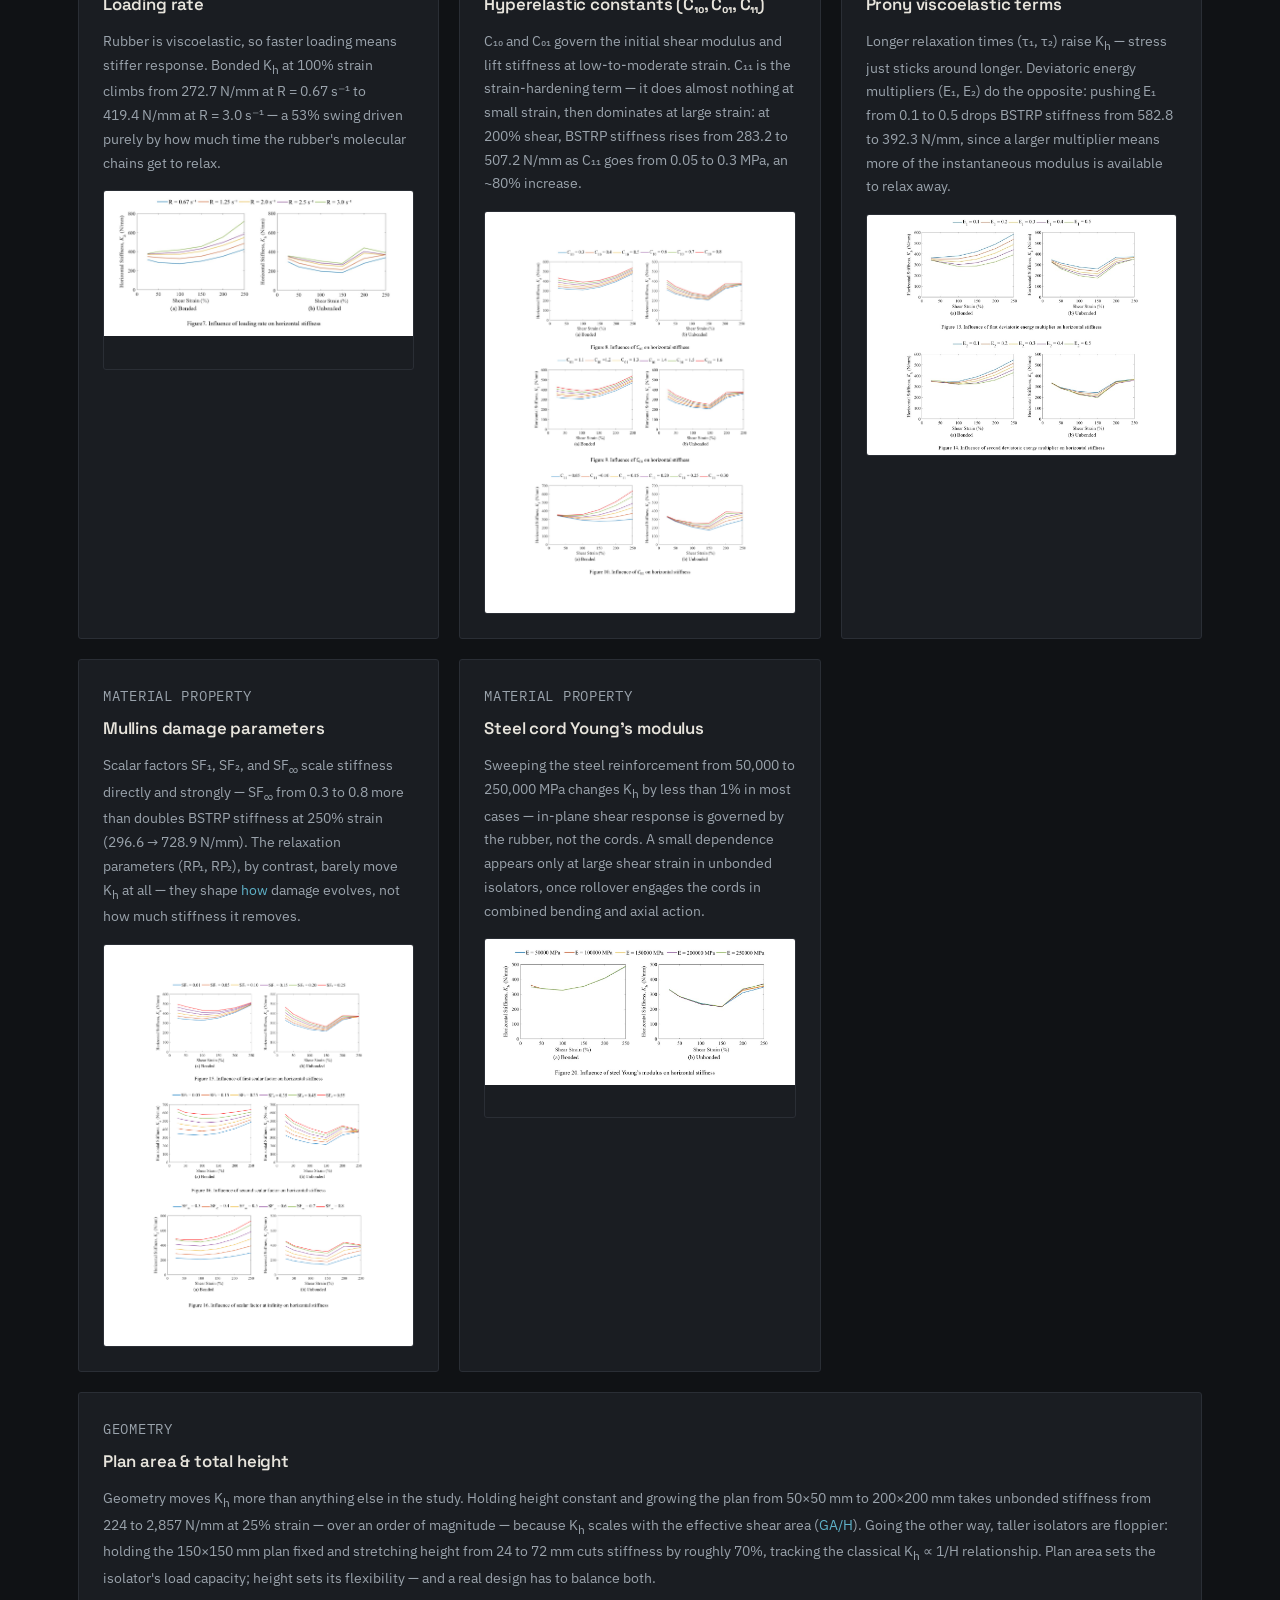
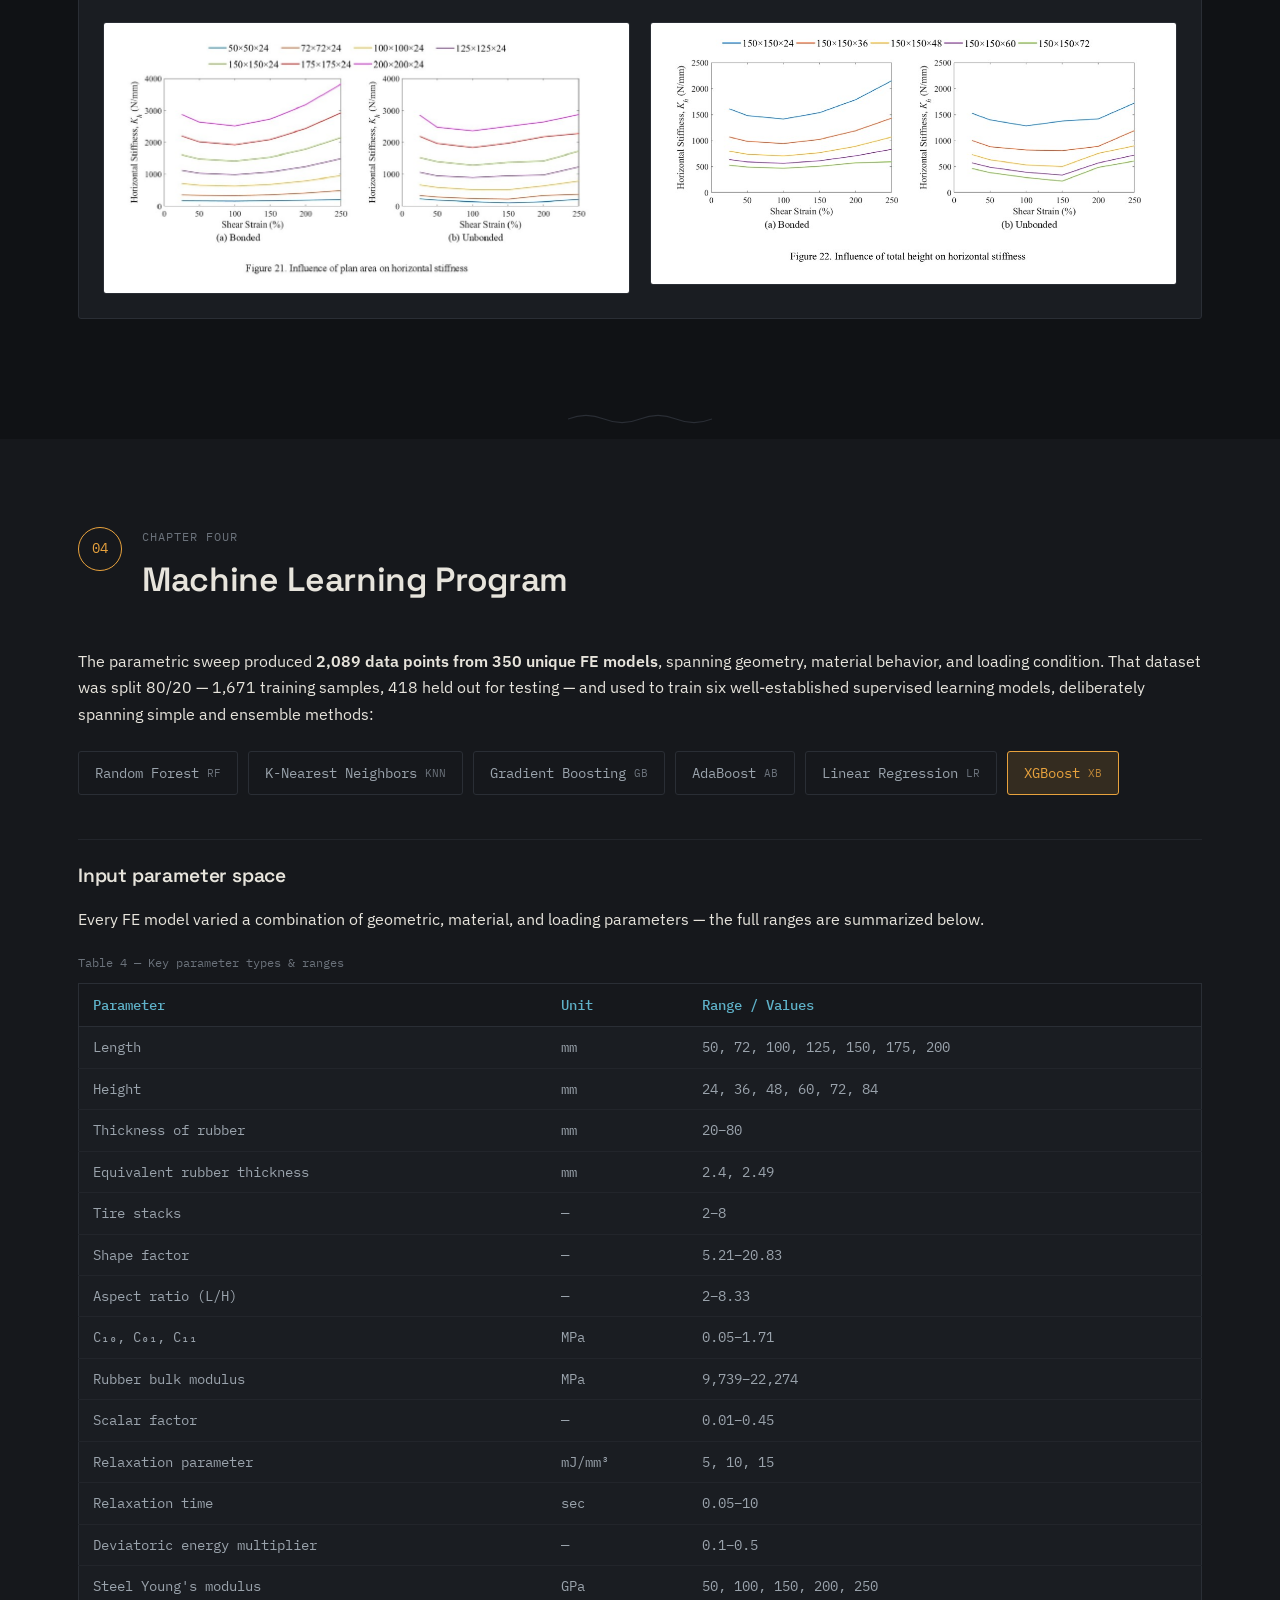
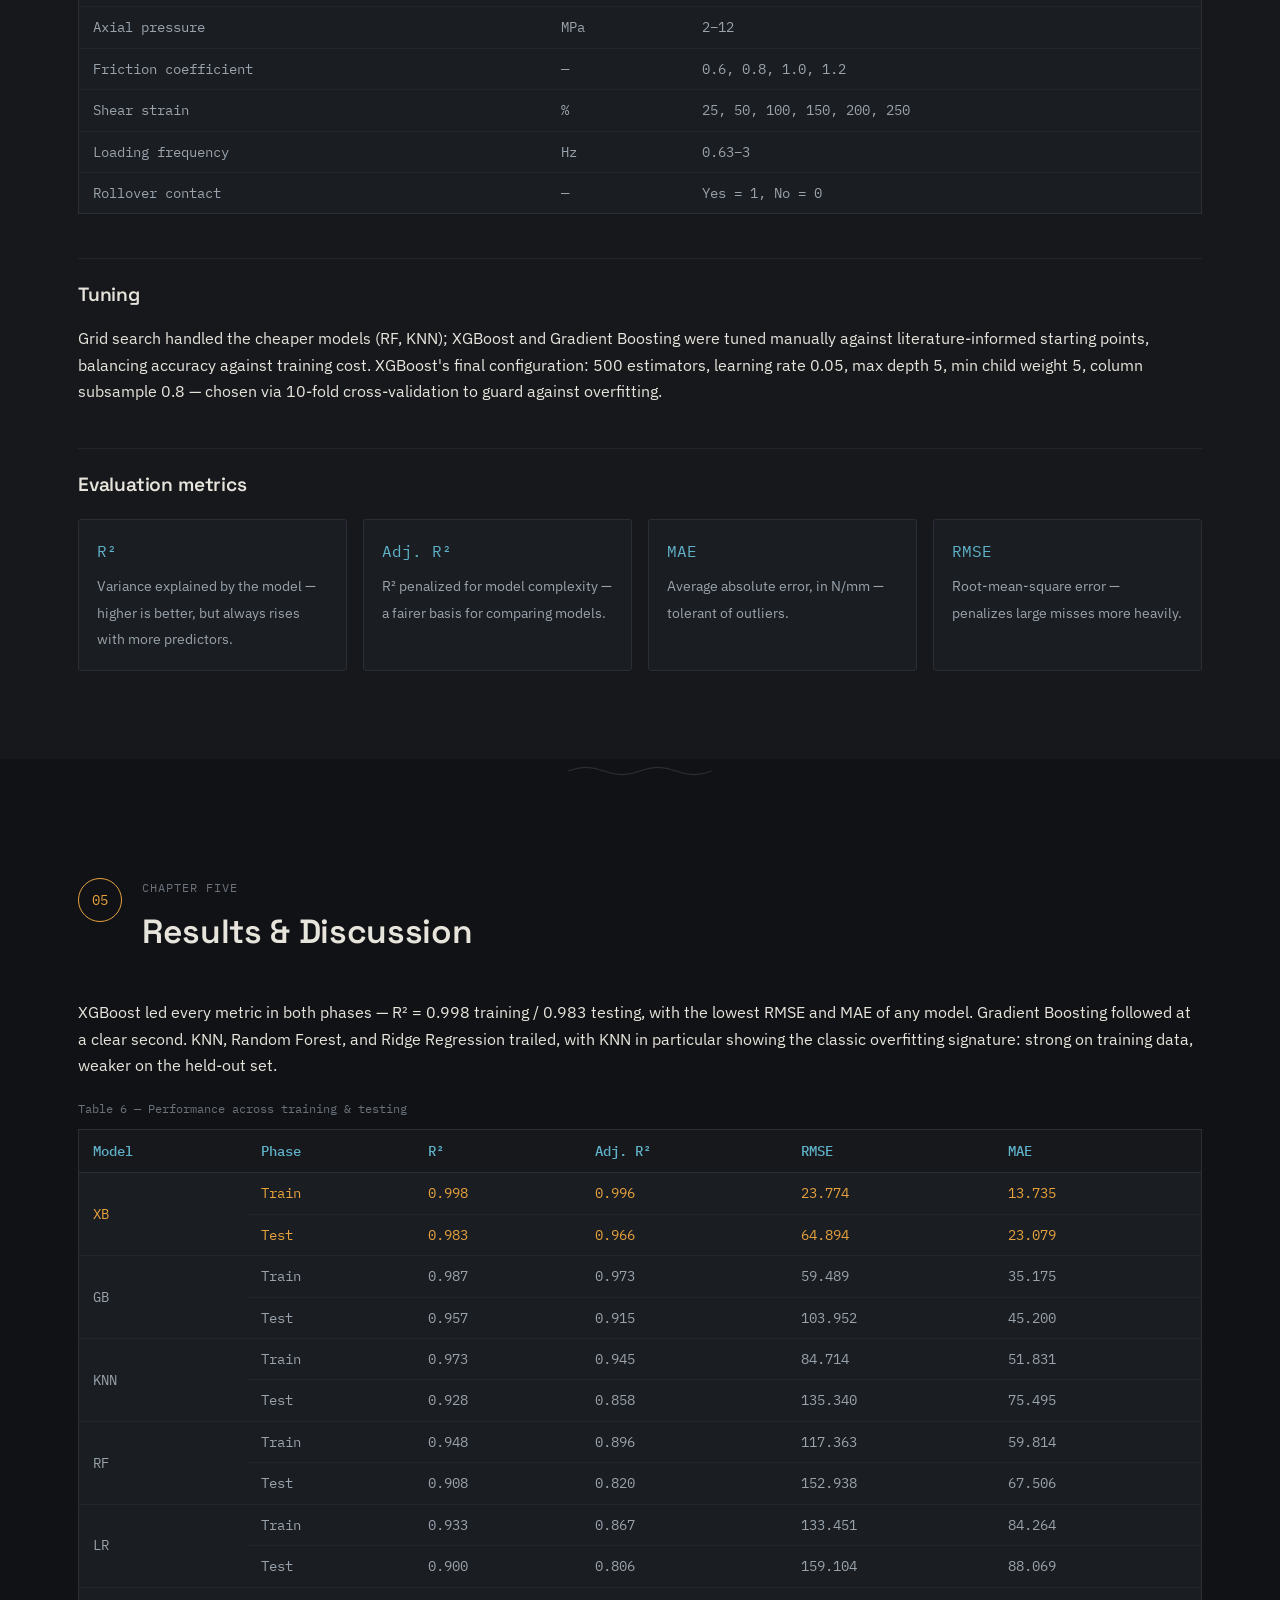
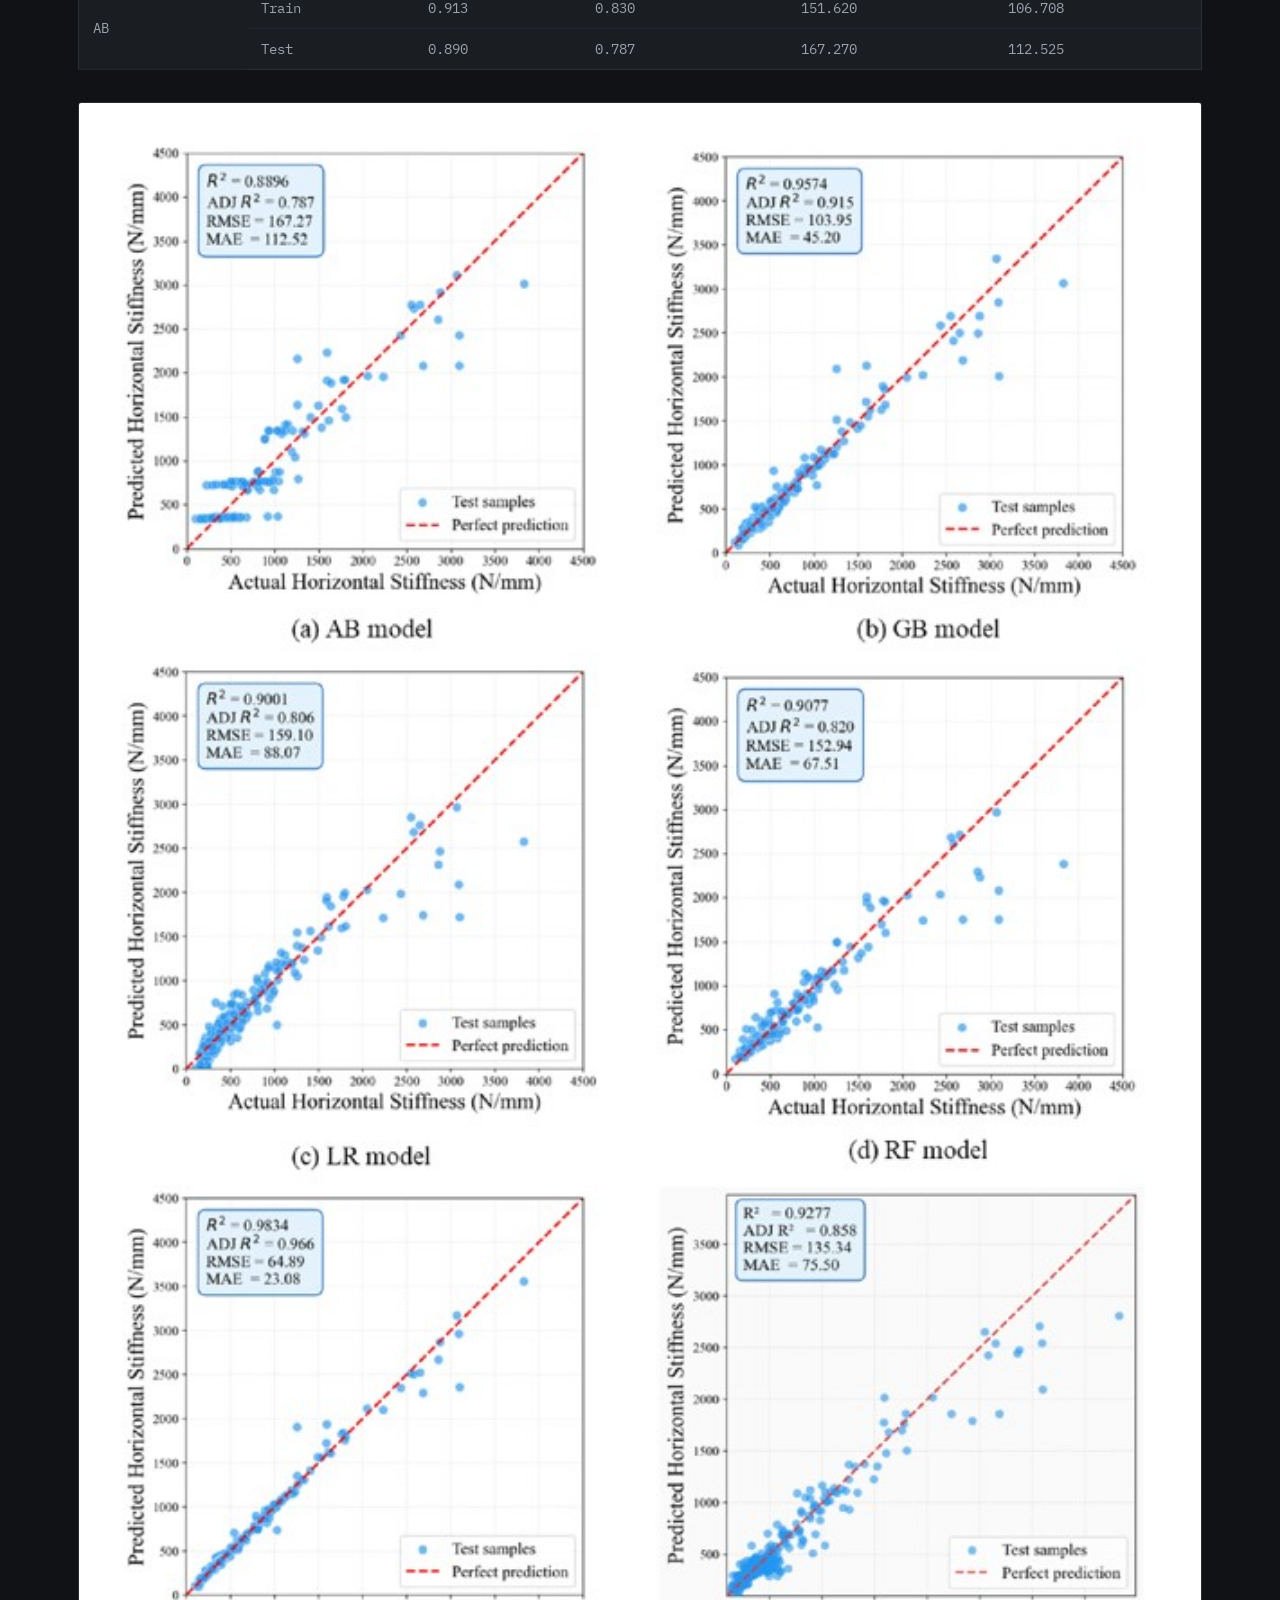
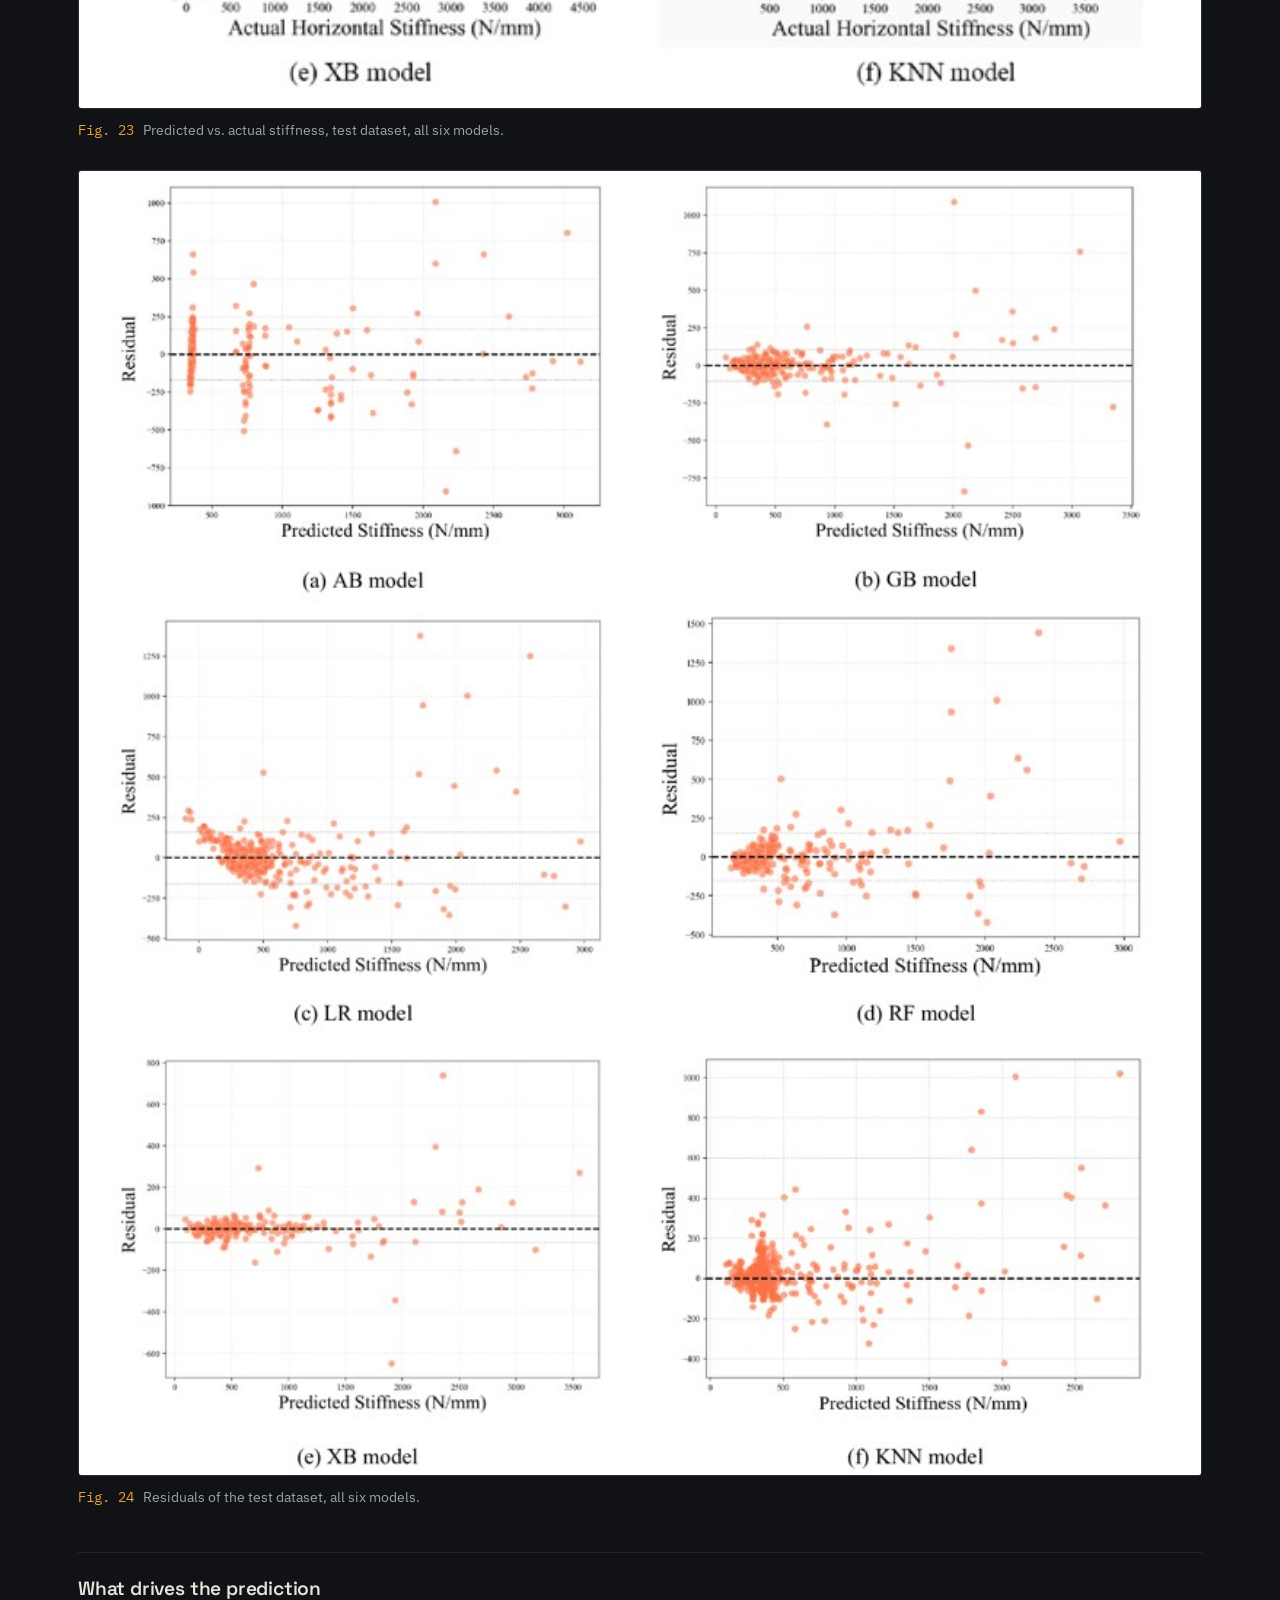
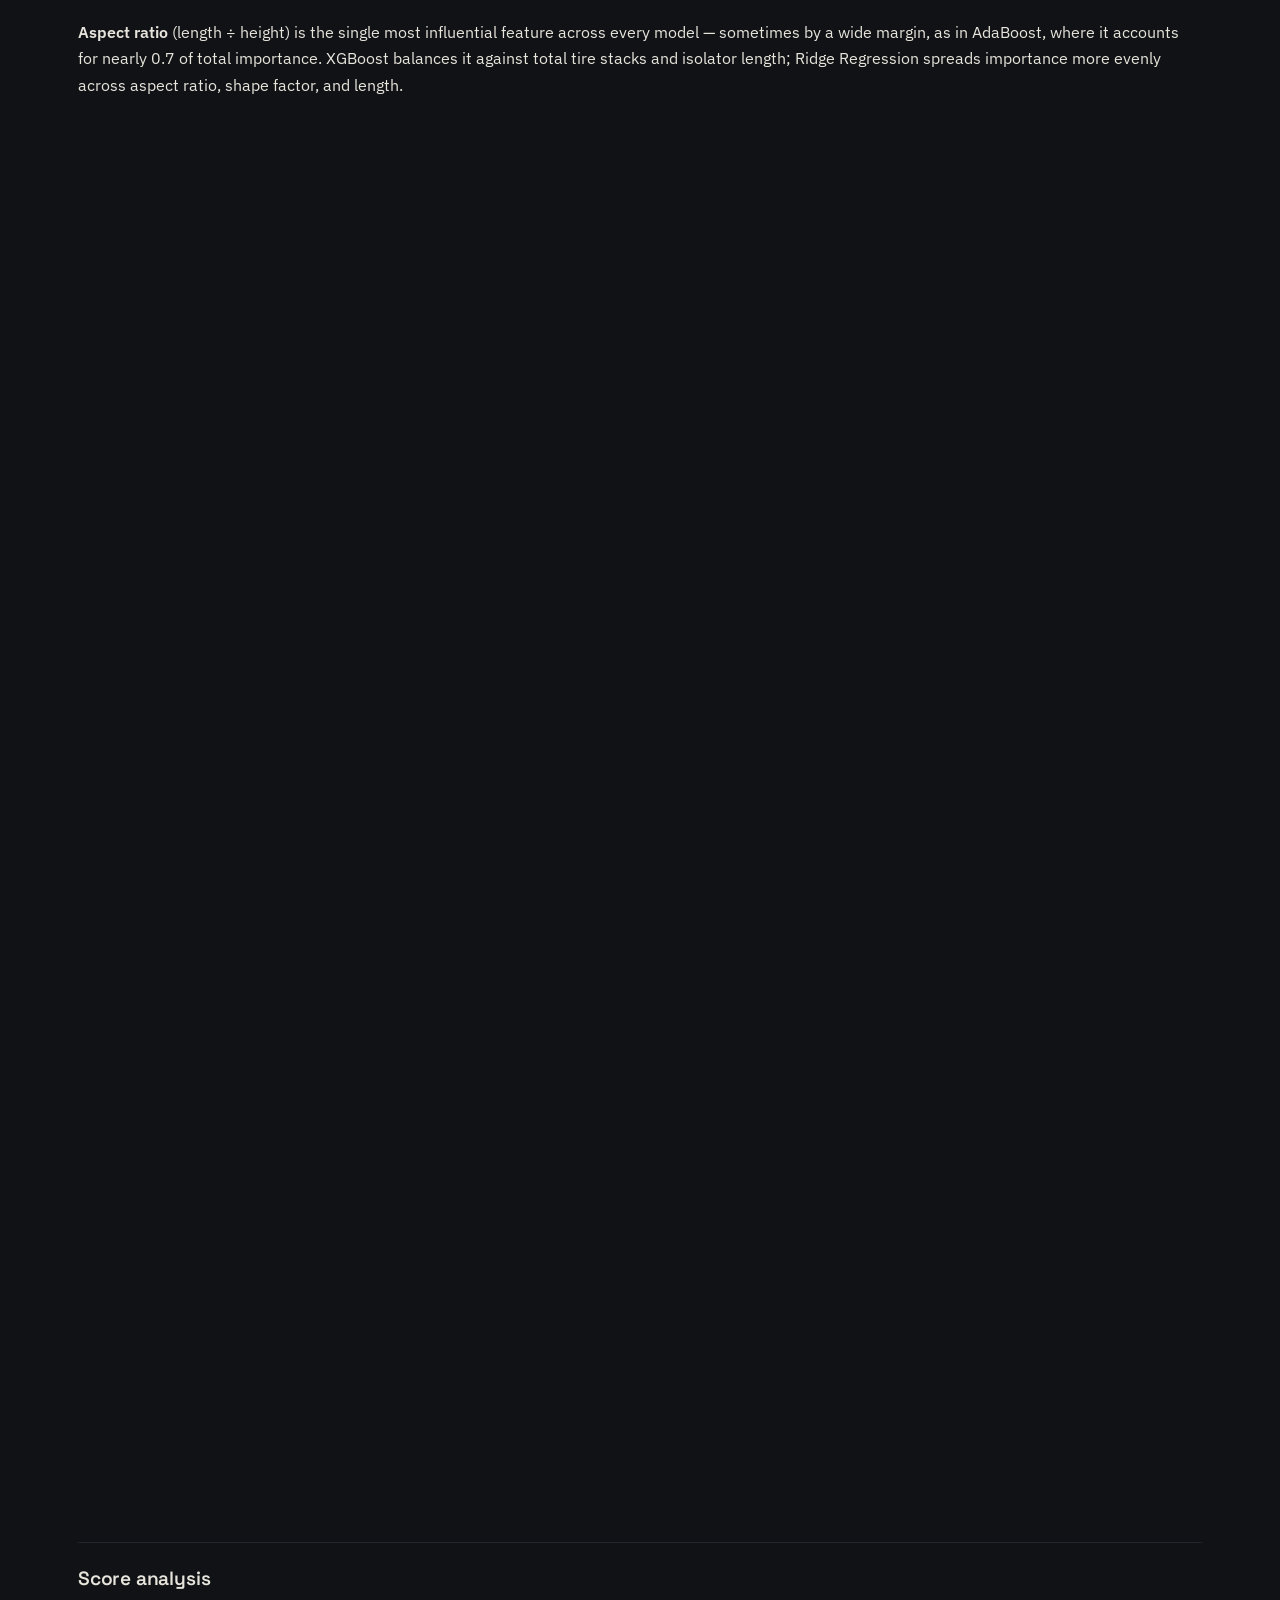
<file: manuscript.html>
<!DOCTYPE html>
<html lang="en">
<head>
<meta charset="UTF-8">
<meta name="viewport" content="width=device-width, initial-scale=1.0">
<title>Predictive Modeling of Horizontal Stiffness in Scrap Tire Isolators</title>
<meta name="description" content="A hybrid FEM-ML approach to predicting the horizontal stiffness of scrap tire rubber pad (STRP) seismic isolators.">
<link rel="preconnect" href="https://fonts.googleapis.com">
<link rel="preconnect" href="https://fonts.gstatic.com" crossorigin>
<link href="https://fonts.googleapis.com/css2?family=Space+Grotesk:wght@400;500;600;700&family=IBM+Plex+Sans:wght@400;500;600&family=IBM+Plex+Mono:wght@400;500;600&display=swap" rel="stylesheet">
<link rel="stylesheet" href="/css/manuscript.css">
</head>
<body>

<!-- ============ BACKGROUND GRID ============ -->
<div class="blueprint-grid" aria-hidden="true"></div>

<!-- ============ NAV ============ -->
<header class="site-header" id="siteHeader">
  <div class="header-inner">
    <a href="#top" class="brand">
      <span class="brand-mark" aria-hidden="true">
        <svg viewBox="0 0 40 40" width="28" height="28"><circle cx="20" cy="20" r="17" fill="none" stroke="currentColor" stroke-width="2"/><path d="M8 24 Q14 12 20 24 T32 16" fill="none" stroke="currentColor" stroke-width="2" stroke-linecap="round"/></svg>
      </span>
      <span class="brand-text">STRP&nbsp;/&nbsp;Kh</span>
    </a>

    <nav class="main-nav" id="mainNav" aria-label="Chapters">
      <a href="#overview" data-nav>Overview</a>
      <a href="#introduction" data-nav>01 · Intro</a>
      <a href="#fe-modeling" data-nav>02 · FE Model</a>
      <a href="#parametric" data-nav>03 · Parametric</a>
      <a href="#ml-program" data-nav>04 · ML Program</a>
      <a href="#results" data-nav>05 · Results</a>
      <a href="#closing" data-nav>06 · Closing</a>
    </nav>

    <div class="header-actions">
      <a class="repo-link" href="https://mdmasudazad.github.io/" target="_blank" rel="noopener">
        <svg viewBox="0 0 16 16" width="16" height="16" fill="currentColor" aria-hidden="true"><path d="M8 0C3.58 0 0 3.58 0 8a8 8 0 0 0 5.47 7.59c.4.074.547-.174.547-.386 0-.19-.007-.693-.01-1.36-2.226.484-2.695-1.073-2.695-1.073-.364-.924-.89-1.17-.89-1.17-.727-.497.055-.487.055-.487.803.057 1.225.825 1.225.825.714 1.223 1.873.87 2.33.665.072-.517.279-.87.508-1.07-1.777-.202-3.644-.888-3.644-3.953 0-.873.312-1.587.823-2.147-.083-.202-.357-1.015.078-2.117 0 0 .672-.215 2.2.82a7.66 7.66 0 0 1 2.003-.27c.68.003 1.365.092 2.003.27 1.527-1.035 2.198-.82 2.198-.82.437 1.102.163 1.915.08 2.117.513.56.822 1.274.822 2.147 0 3.073-1.87 3.749-3.653 3.947.287.246.543.735.543 1.48 0 1.07-.01 1.933-.01 2.196 0 .214.144.464.55.385A8.001 8.001 0 0 0 16 8c0-4.42-3.58-8-8-8z"/></svg>
        <span>GitHub</span>
      </a>
      <button class="nav-toggle" id="navToggle" aria-expanded="false" aria-controls="mainNav" aria-label="Toggle navigation">
        <span></span><span></span><span></span>
      </button>
    </div>
  </div>
</header>

<main id="top">

<!-- ============ HERO ============ -->
<section class="hero" id="overview">
  <div class="hero-inner">
    <p class="eyebrow"><span class="eyebrow-dot"></span>Technical Report · Seismic Isolation Engineering</p>
    <h1 class="hero-title">Predictive Modeling of<br>Horizontal Stiffness<br><span class="accent-underline">in Scrap Tire Isolators</span></h1>
    <p class="hero-subtitle">A hybrid FEM&thinsp;+&thinsp;ML approach that trades destructive testing and repeated finite-element runs for a trained predictive model of <em>K<sub>h</sub></em>&nbsp;— the horizontal stiffness that governs how a scrap-tire base isolator protects a building during an earthquake.</p>

    <div class="hero-cta">
      <a href="#introduction" class="btn btn-primary">Start reading <span aria-hidden="true">→</span></a>
      <a href="#ml-program" class="btn btn-ghost">Jump to the ML program</a>
    </div>
  </div>

  <div class="hero-visual" aria-hidden="true">
    <svg class="hysteresis-svg" viewBox="0 0 520 320" fill="none">
      <g class="hyst-grid">
        <line x1="0" y1="160" x2="520" y2="160"/>
        <line x1="260" y1="0" x2="260" y2="320"/>
      </g>
      <path class="hyst-loop hyst-loop-1" d="M100,180 C130,120 160,90 260,90 C360,90 400,140 430,160 C400,190 350,230 260,230 C170,230 130,220 100,180 Z"/>
      <path class="hyst-loop hyst-loop-2" d="M140,170 C165,130 190,110 260,110 C330,110 365,145 395,160 C365,182 330,210 260,210 C190,210 165,200 140,170 Z"/>
    </svg>
    <p class="hyst-caption">Force–displacement hysteresis loop, illustrative</p>
  </div>

  <ul class="stat-strip">
    <li><span class="stat-num" data-count="350">0</span><span class="stat-label">FE isolator models</span></li>
    <li><span class="stat-num" data-count="2089">0</span><span class="stat-label">Data points generated</span></li>
    <li><span class="stat-num" data-count="6">0</span><span class="stat-label">ML models benchmarked</span></li>
    <li><span class="stat-num stat-num-decimal" data-count="0.983" data-decimals="3">0</span><span class="stat-label">Best test R² (XGBoost)</span></li>
  </ul>
</section>

<!-- ============ ABSTRACT ============ -->
<section class="section section-abstract" id="abstract">
  <div class="section-inner narrow">
    <p class="kicker">Abstract</p>
    <p class="lead-paragraph">Steel-reinforced elastomeric bearings work, but they price ordinary low-rise construction out of seismic isolation — especially in developing countries. Scrap tire rubber pad (STRP) isolators are a low-cost alternative built from discarded tires, but every change to geometry, material, or loading condition has traditionally meant another physical test or another full finite-element run. This study replaces that loop: 350 FE models of bonded and unbonded STRP isolators were generated under combined compression and cyclic shear, yielding 2,089 labeled data points, and six machine learning models were trained to predict horizontal stiffness directly from geometry, material, and boundary-condition inputs — no destructive testing required.</p>
    <div class="keyword-row">
      <span class="keyword-label">Keywords</span>
      <span class="keyword-chip">Scrap tire isolator</span>
      <span class="keyword-chip">Seismic base isolation</span>
      <span class="keyword-chip">Finite element analysis</span>
      <span class="keyword-chip">Machine learning</span>
      <span class="keyword-chip">Horizontal stiffness</span>
      <span class="keyword-chip">XGBoost</span>
    </div>
  </div>
</section>

<!-- ============ 01 INTRODUCTION ============ -->
<section class="section" id="introduction">
  <div class="section-inner">
    <div class="section-head">
      <span class="section-num">01</span>
      <div>
        <p class="kicker">Chapter One</p>
        <h2>Introduction &amp; Motivation</h2>
      </div>
    </div>

    <div class="two-col">
      <div>
        <p>Earthquake damage in low-and-mid-rise buildings is still a serious problem in developing countries, where the cost of conventional steel-reinforced elastomeric bearings puts seismic isolation out of reach for ordinary residential and rural construction. Scrap tire rubber pad (STRP) isolators close that gap: tires already combine high vertical stiffness with significant horizontal flexibility, thanks to their vulcanized rubber and steel-cord construction — and reusing them turns a waste-disposal problem into a seismic-safety solution.</p>
        <p>Prior experimental and FE work has shown that STRP isolators depend heavily on geometry, tire type, surface pressure, and displacement amplitude, and that the <strong>bonding condition</strong> at the interface — bonded (BSTRP) versus unbonded (UBSTRP) — fundamentally changes how the isolator deforms. Unbonded isolators can roll over at the edges under large shear, which changes their stiffness behavior in ways that are hard to capture with simple formulas.</p>
        <p>The bottleneck is design iteration: every new geometry or material combination has historically required a fresh physical test or a full nonlinear FE simulation just to extract a stiffness value. That's slow, expensive, and sometimes destructive. This study proposes a machine-learning shortcut, trained on a large FE-generated dataset, so engineers can estimate horizontal stiffness directly from known parameters.</p>
      </div>

      <aside class="callout-card">
        <p class="callout-title">Three objectives</p>
        <ol class="objective-list">
          <li>Quantify how geometry, material parameters, and boundary conditions drive STRP horizontal stiffness.</li>
          <li>Show that ML models can accurately predict that stiffness from FE-generated data.</li>
          <li>Provide a practical pathway for preliminary design and optimization of low-cost STRP isolation systems.</li>
        </ol>
      </aside>
    </div>
  </div>
</section>

<div class="chapter-divider" aria-hidden="true"><svg viewBox="0 0 200 24"><path d="M0,12 Q25,2 50,12 T100,12 T150,12 T200,12" fill="none" stroke="currentColor" stroke-width="1.5"/></svg></div>

<!-- ============ 02 FE MODELING ============ -->
<section class="section section-alt" id="fe-modeling">
  <div class="section-inner">
    <div class="section-head">
      <span class="section-num">02</span>
      <div>
        <p class="kicker">Chapter Two</p>
        <h2>Finite Element Modeling &amp; Validation</h2>
      </div>
    </div>

    <p>All FE analysis was run in <strong>MSC Marc Mentat</strong> on square 100&nbsp;mm × 100&nbsp;mm STRP isolators, built from four bonded 12&nbsp;mm tire stacks for a total height of 48&nbsp;mm. Tread pattern and tire curvature were simplified away; what mattered was the layered rubber-and-steel-cord composite underneath.</p>

    <figure class="fig">
      <div class="fig-frame">
        <img src="assets/scraptyre_manuscript/fig-01-geometry.jpg" alt="STRP isolator geometry and steel cord cross-section" loading="lazy" onerror="this.style.display='none';this.nextElementSibling.style.display='flex';">
        <div class="fig-fallback">
          <span class="fig-fallback-label">Figure 01</span>
          <span class="fig-fallback-code">assets/scraptyre_manuscript/fig-01-geometry.jpg</span>
        </div>
      </div>
      <figcaption><span class="fig-num">Fig. 01</span> Geometry and reinforcement configuration of the STRP isolator: isolator stack (a) and steel cords in a single 12&nbsp;mm tire cross-section (b).</figcaption>
    </figure>

    <h3 class="subhead">Material constitutive models</h3>
    <p>Rubber was meshed with 8-node solid, full-integration Hermann elements — well suited to near-incompressible material without volumetric locking — and given a three-term <strong>Mooney–Rivlin</strong> hyperelastic law:</p>
    <div class="equation-block">
      <span class="equation">W&nbsp;=&nbsp;C<sub>10</sub>(I<sub>1</sub>&minus;3)&nbsp;+&nbsp;C<sub>01</sub>(I<sub>2</sub>&minus;3)&nbsp;+&nbsp;C<sub>11</sub>(I<sub>1</sub>&minus;3)(I<sub>2</sub>&minus;3)</span>
    </div>
    <p>A Prony series captured time-dependent viscoelasticity, and a Mullins-effect damage model captured stress softening under repeated cycles. Steel cords — negligible in bending, strong in tension — were modeled as four-node membrane elements embedded in the rubber host material.</p>

    <div class="table-wrap">
      <p class="table-title">Table 1 — Rubber material parameters (Zisan &amp; Igarashi, 2021a)</p>
      <table>
        <thead>
          <tr><th colspan="3">Mooney–Rivlin</th><th colspan="2">Shear Modulus (MPa)</th><th colspan="4">Prony Shear Response</th><th colspan="4">Mullins Damage</th></tr>
          <tr><th>C₁₀</th><th>C₀₁</th><th>C₁₁</th><th>G<sub>eff</sub></th><th>G₀</th><th>δ¹</th><th>λ¹</th><th>δ²</th><th>λ²</th><th>η₁</th><th>m₁</th><th>η₂</th><th>m₂</th></tr>
        </thead>
        <tbody>
          <tr><td>0.40</td><td>1.22315</td><td>0.18759</td><td>1.10</td><td>1.31</td><td>0.30</td><td>0.2</td><td>0.30</td><td>0.55</td><td>0.01</td><td>5</td><td>0.05</td><td>10</td></tr>
        </tbody>
      </table>
    </div>

    <h3 class="subhead">Boundary conditions &amp; loading</h3>
    <p>Rigid top and bottom plates stood in for the superstructure and substructure. A constant 5&nbsp;MPa axial pressure represented service-level compression, after which cyclic lateral loading was applied up to 250% shear strain. Bonded contact was fully glued; unbonded contact used a bilinear Coulomb friction model (μ&nbsp;=&nbsp;0.8) that allows separation — and the rollover behavior that makes unbonded isolators interesting.</p>

    <figure class="fig fig-half">
      <div class="fig-frame">
        <img src="assets/scraptyre_manuscript/fig-02-boundary-loading.jpg" alt="FE boundary condition and lateral loading pattern" loading="lazy" onerror="this.style.display='none';this.nextElementSibling.style.display='flex';">
        <div class="fig-fallback"><span class="fig-fallback-label">Figure 02</span><span class="fig-fallback-code">assets/scraptyre_manuscript/fig-02-boundary-loading.jpg</span></div>
      </div>
      <figcaption><span class="fig-num">Fig. 02</span> Boundary condition (a) and cyclic lateral loading pattern (b).</figcaption>
    </figure>

    <h3 class="subhead">Validation against experiment</h3>
    <p>The FE model was checked against Mishra's (2012) experimental STRP-4 specimen. Force–displacement loops matched closely, and the two tables below — horizontal stiffness and effective damping across four displacement levels — stayed within roughly 20% of each other, close enough to trust the model for the parametric sweep that follows.</p>

    <figure class="fig">
      <div class="fig-frame">
        <img src="assets/scraptyre_manuscript/fig-03-validation.jpg" alt="FE model validation against experimental hysteresis loops" loading="lazy" onerror="this.style.display='none';this.nextElementSibling.style.display='flex';">
        <div class="fig-fallback"><span class="fig-fallback-label">Figure 03</span><span class="fig-fallback-code">assets/scraptyre_manuscript/fig-03-validation.jpg</span></div>
      </div>
      <figcaption><span class="fig-num">Fig. 03</span> FE model validation — experimental vs. simulated force–displacement loops.</figcaption>
    </figure>

    <div class="table-wrap">
      <p class="table-title">Table 3 — Horizontal stiffness &amp; damping: experiment vs. FEA (STRP-4)</p>
      <table>
        <thead><tr><th>u (%t<sub>r</sub>)</th><th>K<sub>h</sub> Exp (N/mm)</th><th>K<sub>h</sub> FEA (N/mm)</th><th>Exp/FEA</th><th>Damping Exp (%)</th><th>Damping FEA (%)</th><th>Exp/FEA</th></tr></thead>
        <tbody>
          <tr><td>37.5</td><td>262</td><td>223</td><td>1.17</td><td>13.2</td><td>14.65</td><td>0.90</td></tr>
          <tr><td>75</td><td>206</td><td>184</td><td>1.12</td><td>12.2</td><td>17.01</td><td>0.72</td></tr>
          <tr><td>112.5</td><td>163</td><td>165</td><td>0.99</td><td>14.2</td><td>17.43</td><td>0.81</td></tr>
          <tr><td>150</td><td>133</td><td>137</td><td>0.97</td><td>15.0</td><td>19.18</td><td>0.78</td></tr>
        </tbody>
      </table>
    </div>
  </div>
</section>

<div class="chapter-divider" aria-hidden="true"><svg viewBox="0 0 200 24"><path d="M0,12 Q25,2 50,12 T100,12 T150,12 T200,12" fill="none" stroke="currentColor" stroke-width="1.5"/></svg></div>

<!-- ============ 03 PARAMETRIC STUDY ============ -->
<section class="section" id="parametric">
  <div class="section-inner">
    <div class="section-head">
      <span class="section-num">03</span>
      <div>
        <p class="kicker">Chapter Three</p>
        <h2>Parametric Study</h2>
      </div>
    </div>
    <p class="section-intro">With the FE model validated, every geometric, material, and boundary-condition variable gets its own sweep. Each card below is one variable, isolated, on the 72&nbsp;mm × 72&nbsp;mm × 24&nbsp;mm reference isolator unless noted otherwise.</p>

    <div class="param-grid">

      <article class="param-card" id="p-bonding">
        <p class="param-tag">Boundary condition</p>
        <h3>Bonded vs. unbonded</h3>
        <p>BSTRP stiffness is high across the whole strain range and dips only slightly before climbing again — from 348.4&nbsp;N/mm at 25% strain down to 326.8&nbsp;N/mm at 100%, then up to 487.1&nbsp;N/mm at 250%. Unbonded (UBSTRP) softens further, bottoming out at 214.7&nbsp;N/mm at 150% strain, before <strong>full-rollover</strong> — the isolator's edges touching the ground — pushes stiffness back up to 369.7&nbsp;N/mm at 250%.</p>
        <figure class="fig fig-inline">
          <div class="fig-frame"><img src="assets/scraptyre_manuscript/fig-04-bonded-vs-unbonded.jpg" alt="Influence of interface condition on horizontal stiffness" loading="lazy" onerror="this.style.display='none';this.nextElementSibling.style.display='flex';"><div class="fig-fallback"><span class="fig-fallback-label">Figure 04</span><span class="fig-fallback-code">fig-04-bonded-vs-unbonded.jpg</span></div></div>
        </figure>
      </article>

      <article class="param-card" id="p-axial">
        <p class="param-tag">Boundary condition</p>
        <h3>Axial pressure</h3>
        <p>Bonded isolators barely notice axial pressure — a 2 to 12&nbsp;MPa sweep lifts K<sub>h</sub> only ~2%. Unbonded isolators are the opposite story at large strain: at 250% shear, K<sub>h</sub> jumps from 166.9 to 453.8&nbsp;N/mm across the same pressure range, because higher axial load suppresses the sliding that would otherwise bleed off stiffness after rollover.</p>
        <figure class="fig fig-inline">
          <div class="fig-frame"><img src="assets/scraptyre_manuscript/fig-05-axial-pressure.jpg" alt="Influence of axial pressure on horizontal stiffness" loading="lazy" onerror="this.style.display='none';this.nextElementSibling.style.display='flex';"><div class="fig-fallback"><span class="fig-fallback-label">Figure 05</span><span class="fig-fallback-code">fig-05-axial-pressure.jpg</span></div></div>
        </figure>
      </article>

      <article class="param-card" id="p-friction">
        <p class="param-tag">Boundary condition</p>
        <h3>Friction coefficient</h3>
        <p>Friction (μ = 0.6–1.2) barely registers below 150% shear strain — but once full-rollover kicks in, it matters a lot: at 250% strain K<sub>h</sub> rises from 313.7 to 394.8&nbsp;N/mm as μ climbs, because more friction resists sliding at the new rollover contact patch.</p>
        <figure class="fig fig-inline">
          <div class="fig-frame"><img src="assets/scraptyre_manuscript/fig-06-friction-coefficient.jpg" alt="Influence of friction coefficient on horizontal stiffness" loading="lazy" onerror="this.style.display='none';this.nextElementSibling.style.display='flex';"><div class="fig-fallback"><span class="fig-fallback-label">Figure 06</span><span class="fig-fallback-code">fig-06-friction-coefficient.jpg</span></div></div>
        </figure>
      </article>

      <article class="param-card" id="p-rate">
        <p class="param-tag">Loading condition</p>
        <h3>Loading rate</h3>
        <p>Rubber is viscoelastic, so faster loading means stiffer response. Bonded K<sub>h</sub> at 100% strain climbs from 272.7&nbsp;N/mm at R&nbsp;=&nbsp;0.67&nbsp;s⁻¹ to 419.4&nbsp;N/mm at R&nbsp;=&nbsp;3.0&nbsp;s⁻¹ — a 53% swing driven purely by how much time the rubber's molecular chains get to relax.</p>
        <figure class="fig fig-inline">
          <div class="fig-frame"><img src="assets/scraptyre_manuscript/fig-07-loading-rate.jpg" alt="Influence of loading rate on horizontal stiffness" loading="lazy" onerror="this.style.display='none';this.nextElementSibling.style.display='flex';"><div class="fig-fallback"><span class="fig-fallback-label">Figure 07</span><span class="fig-fallback-code">fig-07-loading-rate.jpg</span></div></div>
        </figure>
      </article>

      <article class="param-card" id="p-hyperelastic">
        <p class="param-tag">Material property</p>
        <h3>Hyperelastic constants (C₁₀, C₀₁, C₁₁)</h3>
        <p>C₁₀ and C₀₁ govern the initial shear modulus and lift stiffness at low-to-moderate strain. C₁₁ is the strain-hardening term — it does almost nothing at small strain, then dominates at large strain: at 200% shear, BSTRP stiffness rises from 283.2 to 507.2&nbsp;N/mm as C₁₁ goes from 0.05 to 0.3&nbsp;MPa, an ~80% increase.</p>
        <figure class="fig fig-inline">
          <div class="fig-frame"><img src="assets/scraptyre_manuscript/fig-10-c11-effect.jpg" alt="Influence of C11 hyperelastic constant on horizontal stiffness" loading="lazy" onerror="this.style.display='none';this.nextElementSibling.style.display='flex';"><div class="fig-fallback"><span class="fig-fallback-label">Figure 10</span><span class="fig-fallback-code">fig-10-c11-effect.jpg</span></div></div>
        </figure>
      </article>

      <article class="param-card" id="p-viscoelastic">
        <p class="param-tag">Material property</p>
        <h3>Prony viscoelastic terms</h3>
        <p>Longer relaxation times (τ₁, τ₂) raise K<sub>h</sub> — stress just sticks around longer. Deviatoric energy multipliers (E₁, E₂) do the opposite: pushing E₁ from 0.1 to 0.5 drops BSTRP stiffness from 582.8 to 392.3&nbsp;N/mm, since a larger multiplier means more of the instantaneous modulus is available to relax away.</p>
        <figure class="fig fig-inline">
          <div class="fig-frame"><img src="assets/scraptyre_manuscript/fig-13-deviatoric-energy.jpg" alt="Influence of deviatoric energy multiplier on horizontal stiffness" loading="lazy" onerror="this.style.display='none';this.nextElementSibling.style.display='flex';"><div class="fig-fallback"><span class="fig-fallback-label">Figure 13</span><span class="fig-fallback-code">fig-13-deviatoric-energy.jpg</span></div></div>
        </figure>
      </article>

      <article class="param-card" id="p-mullins">
        <p class="param-tag">Material property</p>
        <h3>Mullins damage parameters</h3>
        <p>Scalar factors SF₁, SF₂, and SF<sub>∞</sub> scale stiffness directly and strongly — SF<sub>∞</sub> from 0.3 to 0.8 more than doubles BSTRP stiffness at 250% strain (296.6 → 728.9&nbsp;N/mm). The relaxation parameters (RP₁, RP₂), by contrast, barely move K<sub>h</sub> at all — they shape <em>how</em> damage evolves, not how much stiffness it removes.</p>
        <figure class="fig fig-inline">
          <div class="fig-frame"><img src="assets/scraptyre_manuscript/fig-16-scalar-factor-infinity.jpg" alt="Influence of scalar factor at infinity on horizontal stiffness" loading="lazy" onerror="this.style.display='none';this.nextElementSibling.style.display='flex';"><div class="fig-fallback"><span class="fig-fallback-label">Figure 16</span><span class="fig-fallback-code">fig-16-scalar-factor-infinity.jpg</span></div></div>
        </figure>
      </article>

      <article class="param-card" id="p-steel">
        <p class="param-tag">Material property</p>
        <h3>Steel cord Young's modulus</h3>
        <p>Sweeping the steel reinforcement from 50,000 to 250,000&nbsp;MPa changes K<sub>h</sub> by less than 1% in most cases — in-plane shear response is governed by the rubber, not the cords. A small dependence appears only at large shear strain in unbonded isolators, once rollover engages the cords in combined bending and axial action.</p>
        <figure class="fig fig-inline">
          <div class="fig-frame"><img src="assets/scraptyre_manuscript/fig-20-steel-modulus.jpg" alt="Influence of steel Young's modulus on horizontal stiffness" loading="lazy" onerror="this.style.display='none';this.nextElementSibling.style.display='flex';"><div class="fig-fallback"><span class="fig-fallback-label">Figure 20</span><span class="fig-fallback-code">fig-20-steel-modulus.jpg</span></div></div>
        </figure>
      </article>

      <article class="param-card param-card-wide" id="p-geometry">
        <p class="param-tag">Geometry</p>
        <h3>Plan area &amp; total height</h3>
        <p>Geometry moves K<sub>h</sub> more than anything else in the study. Holding height constant and growing the plan from 50×50&nbsp;mm to 200×200&nbsp;mm takes unbonded stiffness from 224 to 2,857&nbsp;N/mm at 25% strain — over an order of magnitude — because K<sub>h</sub> scales with the effective shear area (<em>GA/H</em>). Going the other way, taller isolators are floppier: holding the 150×150&nbsp;mm plan fixed and stretching height from 24 to 72&nbsp;mm cuts stiffness by roughly 70%, tracking the classical K<sub>h</sub>&nbsp;∝&nbsp;1/H relationship. Plan area sets the isolator's load capacity; height sets its flexibility — and a real design has to balance both.</p>
        <div class="fig-pair">
          <figure class="fig fig-inline">
            <div class="fig-frame"><img src="assets/scraptyre_manuscript/fig-21-plan-area.jpg" alt="Influence of plan area on horizontal stiffness" loading="lazy" onerror="this.style.display='none';this.nextElementSibling.style.display='flex';"><div class="fig-fallback"><span class="fig-fallback-label">Figure 21</span><span class="fig-fallback-code">fig-21-plan-area.jpg</span></div></div>
          </figure>
          <figure class="fig fig-inline">
            <div class="fig-frame"><img src="assets/scraptyre_manuscript/fig-22-total-height.jpg" alt="Influence of total height on horizontal stiffness" loading="lazy" onerror="this.style.display='none';this.nextElementSibling.style.display='flex';"><div class="fig-fallback"><span class="fig-fallback-label">Figure 22</span><span class="fig-fallback-code">fig-22-total-height.jpg</span></div></div>
          </figure>
        </div>
      </article>

    </div>
  </div>
</section>

<div class="chapter-divider" aria-hidden="true"><svg viewBox="0 0 200 24"><path d="M0,12 Q25,2 50,12 T100,12 T150,12 T200,12" fill="none" stroke="currentColor" stroke-width="1.5"/></svg></div>

<!-- ============ 04 ML PROGRAM ============ -->
<section class="section section-alt" id="ml-program">
  <div class="section-inner">
    <div class="section-head">
      <span class="section-num">04</span>
      <div>
        <p class="kicker">Chapter Four</p>
        <h2>Machine Learning Program</h2>
      </div>
    </div>

    <p>The parametric sweep produced <strong>2,089 data points from 350 unique FE models</strong>, spanning geometry, material behavior, and loading condition. That dataset was split 80/20 — 1,671 training samples, 418 held out for testing — and used to train six well-established supervised learning models, deliberately spanning simple and ensemble methods:</p>

    <div class="model-chip-row">
      <span class="model-chip">Random Forest <small>RF</small></span>
      <span class="model-chip">K-Nearest Neighbors <small>KNN</small></span>
      <span class="model-chip">Gradient Boosting <small>GB</small></span>
      <span class="model-chip">AdaBoost <small>AB</small></span>
      <span class="model-chip">Linear Regression <small>LR</small></span>
      <span class="model-chip model-chip-highlight">XGBoost <small>XB</small></span>
    </div>

    <h3 class="subhead">Input parameter space</h3>
    <p>Every FE model varied a combination of geometric, material, and loading parameters — the full ranges are summarized below.</p>
    <div class="table-wrap table-scroll">
      <p class="table-title">Table 4 — Key parameter types &amp; ranges</p>
      <table>
        <thead><tr><th>Parameter</th><th>Unit</th><th>Range / Values</th></tr></thead>
        <tbody>
          <tr><td>Length</td><td>mm</td><td>50, 72, 100, 125, 150, 175, 200</td></tr>
          <tr><td>Height</td><td>mm</td><td>24, 36, 48, 60, 72, 84</td></tr>
          <tr><td>Thickness of rubber</td><td>mm</td><td>20–80</td></tr>
          <tr><td>Equivalent rubber thickness</td><td>mm</td><td>2.4, 2.49</td></tr>
          <tr><td>Tire stacks</td><td>—</td><td>2–8</td></tr>
          <tr><td>Shape factor</td><td>—</td><td>5.21–20.83</td></tr>
          <tr><td>Aspect ratio (L/H)</td><td>—</td><td>2–8.33</td></tr>
          <tr><td>C₁₀, C₀₁, C₁₁</td><td>MPa</td><td>0.05–1.71</td></tr>
          <tr><td>Rubber bulk modulus</td><td>MPa</td><td>9,739–22,274</td></tr>
          <tr><td>Scalar factor</td><td>—</td><td>0.01–0.45</td></tr>
          <tr><td>Relaxation parameter</td><td>mJ/mm³</td><td>5, 10, 15</td></tr>
          <tr><td>Relaxation time</td><td>sec</td><td>0.05–10</td></tr>
          <tr><td>Deviatoric energy multiplier</td><td>—</td><td>0.1–0.5</td></tr>
          <tr><td>Steel Young's modulus</td><td>GPa</td><td>50, 100, 150, 200, 250</td></tr>
          <tr><td>Axial pressure</td><td>MPa</td><td>2–12</td></tr>
          <tr><td>Friction coefficient</td><td>—</td><td>0.6, 0.8, 1.0, 1.2</td></tr>
          <tr><td>Shear strain</td><td>%</td><td>25, 50, 100, 150, 200, 250</td></tr>
          <tr><td>Loading frequency</td><td>Hz</td><td>0.63–3</td></tr>
          <tr><td>Rollover contact</td><td>—</td><td>Yes = 1, No = 0</td></tr>
        </tbody>
      </table>
    </div>

    <h3 class="subhead">Tuning</h3>
    <p>Grid search handled the cheaper models (RF, KNN); XGBoost and Gradient Boosting were tuned manually against literature-informed starting points, balancing accuracy against training cost. XGBoost's final configuration: 500 estimators, learning rate 0.05, max depth 5, min child weight 5, column subsample 0.8 — chosen via 10-fold cross-validation to guard against overfitting.</p>

    <h3 class="subhead">Evaluation metrics</h3>
    <div class="metric-row">
      <div class="metric-card"><span class="metric-name">R²</span><span class="metric-desc">Variance explained by the model — higher is better, but always rises with more predictors.</span></div>
      <div class="metric-card"><span class="metric-name">Adj. R²</span><span class="metric-desc">R² penalized for model complexity — a fairer basis for comparing models.</span></div>
      <div class="metric-card"><span class="metric-name">MAE</span><span class="metric-desc">Average absolute error, in N/mm — tolerant of outliers.</span></div>
      <div class="metric-card"><span class="metric-name">RMSE</span><span class="metric-desc">Root-mean-square error — penalizes large misses more heavily.</span></div>
    </div>
  </div>
</section>

<div class="chapter-divider" aria-hidden="true"><svg viewBox="0 0 200 24"><path d="M0,12 Q25,2 50,12 T100,12 T150,12 T200,12" fill="none" stroke="currentColor" stroke-width="1.5"/></svg></div>

<!-- ============ 05 RESULTS ============ -->
<section class="section" id="results">
  <div class="section-inner">
    <div class="section-head">
      <span class="section-num">05</span>
      <div>
        <p class="kicker">Chapter Five</p>
        <h2>Results &amp; Discussion</h2>
      </div>
    </div>

    <p>XGBoost led every metric in both phases — R²&nbsp;=&nbsp;0.998 training / 0.983 testing, with the lowest RMSE and MAE of any model. Gradient Boosting followed at a clear second. KNN, Random Forest, and Ridge Regression trailed, with KNN in particular showing the classic overfitting signature: strong on training data, weaker on the held-out set.</p>

    <div class="table-wrap">
      <p class="table-title">Table 6 — Performance across training &amp; testing</p>
      <table class="table-sortable">
        <thead><tr><th>Model</th><th>Phase</th><th>R²</th><th>Adj. R²</th><th>RMSE</th><th>MAE</th></tr></thead>
        <tbody>
          <tr class="row-highlight"><td rowspan="2">XB</td><td>Train</td><td>0.998</td><td>0.996</td><td>23.774</td><td>13.735</td></tr>
          <tr class="row-highlight"><td>Test</td><td>0.983</td><td>0.966</td><td>64.894</td><td>23.079</td></tr>
          <tr><td rowspan="2">GB</td><td>Train</td><td>0.987</td><td>0.973</td><td>59.489</td><td>35.175</td></tr>
          <tr><td>Test</td><td>0.957</td><td>0.915</td><td>103.952</td><td>45.200</td></tr>
          <tr><td rowspan="2">KNN</td><td>Train</td><td>0.973</td><td>0.945</td><td>84.714</td><td>51.831</td></tr>
          <tr><td>Test</td><td>0.928</td><td>0.858</td><td>135.340</td><td>75.495</td></tr>
          <tr><td rowspan="2">RF</td><td>Train</td><td>0.948</td><td>0.896</td><td>117.363</td><td>59.814</td></tr>
          <tr><td>Test</td><td>0.908</td><td>0.820</td><td>152.938</td><td>67.506</td></tr>
          <tr><td rowspan="2">LR</td><td>Train</td><td>0.933</td><td>0.867</td><td>133.451</td><td>84.264</td></tr>
          <tr><td>Test</td><td>0.900</td><td>0.806</td><td>159.104</td><td>88.069</td></tr>
          <tr><td rowspan="2">AB</td><td>Train</td><td>0.913</td><td>0.830</td><td>151.620</td><td>106.708</td></tr>
          <tr><td>Test</td><td>0.890</td><td>0.787</td><td>167.270</td><td>112.525</td></tr>
        </tbody>
      </table>
    </div>

    <figure class="fig">
      <div class="fig-frame"><img src="assets/scraptyre_manuscript/fig-23-scatter-plots.jpg" alt="Scatter plots of predicted vs actual stiffness, test dataset" loading="lazy" onerror="this.style.display='none';this.nextElementSibling.style.display='flex';"><div class="fig-fallback"><span class="fig-fallback-label">Figure 23</span><span class="fig-fallback-code">fig-23-scatter-plots.jpg</span></div></div>
      <figcaption><span class="fig-num">Fig. 23</span> Predicted vs. actual stiffness, test dataset, all six models.</figcaption>
    </figure>

    <figure class="fig">
      <div class="fig-frame"><img src="assets/scraptyre_manuscript/fig-24-residual-plots.jpg" alt="Residual plots of the test dataset" loading="lazy" onerror="this.style.display='none';this.nextElementSibling.style.display='flex';"><div class="fig-fallback"><span class="fig-fallback-label">Figure 24</span><span class="fig-fallback-code">fig-24-residual-plots.jpg</span></div></div>
      <figcaption><span class="fig-num">Fig. 24</span> Residuals of the test dataset, all six models.</figcaption>
    </figure>

    <h3 class="subhead">What drives the prediction</h3>
    <p><strong>Aspect ratio</strong> (length ÷ height) is the single most influential feature across every model — sometimes by a wide margin, as in AdaBoost, where it accounts for nearly 0.7 of total importance. XGBoost balances it against total tire stacks and isolator length; Ridge Regression spreads importance more evenly across aspect ratio, shape factor, and length.</p>
    <figure class="fig">
      <div class="fig-frame"><img src="assets/scraptyre_manuscript/fig-25-feature-importance.jpg" alt="Feature importance across five machine learning models" loading="lazy" onerror="this.style.display='none';this.nextElementSibling.style.display='flex';"><div class="fig-fallback"><span class="fig-fallback-label">Figure&nbsp;/&nbsp;Fig.&nbsp;3</span><span class="fig-fallback-code">fig-25-feature-importance.jpg</span></div></div>
      <figcaption><span class="fig-num">Fig.</span> Overall effect of input features on predicted horizontal stiffness, per model.</figcaption>
    </figure>

    <h3 class="subhead">Score analysis</h3>
    <p>Ranking each model 1 (weakest) to 6 (strongest) on R², Adjusted R², RMSE, and MAE across both phases and summing the ranks gives a single comparative score — and it tells the same story as the raw metrics.</p>
    <div class="score-bars">
      <div class="score-bar-row"><span class="score-bar-label">XB</span><div class="score-bar-track"><div class="score-bar-fill" style="--pct:100%"></div></div><span class="score-bar-val">48</span></div>
      <div class="score-bar-row"><span class="score-bar-label">GB</span><div class="score-bar-track"><div class="score-bar-fill" style="--pct:83%"></div></div><span class="score-bar-val">40</span></div>
      <div class="score-bar-row"><span class="score-bar-label">KNN</span><div class="score-bar-track"><div class="score-bar-fill" style="--pct:65%"></div></div><span class="score-bar-val">31</span></div>
      <div class="score-bar-row"><span class="score-bar-label">RF</span><div class="score-bar-track"><div class="score-bar-fill" style="--pct:52%"></div></div><span class="score-bar-val">25</span></div>
      <div class="score-bar-row"><span class="score-bar-label">LR</span><div class="score-bar-track"><div class="score-bar-fill" style="--pct:33%"></div></div><span class="score-bar-val">16</span></div>
      <div class="score-bar-row"><span class="score-bar-label">AB</span><div class="score-bar-track"><div class="score-bar-fill" style="--pct:17%"></div></div><span class="score-bar-val">8</span></div>
    </div>
    <p class="fig-note">Final scores out of a possible 48 (Table 5). Bar length is relative to the top score.</p>
  </div>
</section>

<div class="chapter-divider" aria-hidden="true"><svg viewBox="0 0 200 24"><path d="M0,12 Q25,2 50,12 T100,12 T150,12 T200,12" fill="none" stroke="currentColor" stroke-width="1.5"/></svg></div>

<!-- ============ 06 CLOSING ============ -->
<section class="section section-alt" id="closing">
  <div class="section-inner narrow">
    <div class="section-head">
      <span class="section-num">06</span>
      <div>
        <p class="kicker">Chapter Six</p>
        <h2>Closing Notes</h2>
      </div>
    </div>

    <div class="takeaway-grid">
      <div class="takeaway-card">
        <h3>Geometry rules</h3>
        <p>Plan area and total height dominate horizontal stiffness — aspect ratio alone explains most of what the ML models learn.</p>
      </div>
      <div class="takeaway-card">
        <h3>Bonding is a mode switch</h3>
        <p>Bonded and unbonded isolators don't just differ in magnitude — they follow fundamentally different deformation mechanisms, especially once rollover engages.</p>
      </div>
      <div class="takeaway-card">
        <h3>XGBoost generalizes best</h3>
        <p>Across every metric and both phases, gradient-boosted trees with careful tuning outperformed simpler and more complex alternatives alike.</p>
      </div>
      <div class="takeaway-card">
        <h3>A practical design tool</h3>
        <p>A trained model this accurate turns stiffness estimation into a lookup, not a simulation — real leverage for low-cost seismic isolation in resource-limited settings.</p>
      </div>
    </div>

    <div class="statement-row">
      <div class="statement-card">
        <p class="statement-label">Funding</p>
        <p>No funds, grants, or other support were received in preparation of this manuscript.</p>
      </div>
      <div class="statement-card">
        <p class="statement-label">Competing interests</p>
        <p>The authors have no relevant financial or non-financial interests to disclose.</p>
      </div>
    </div>

    <div class="references-placeholder">
      <p class="statement-label">References</p>
      <p class="placeholder-note">Bibliography to be added — drop the reference list here when ready.</p>
    </div>
  </div>
</section>

</main>

<!-- ============ FOOTER ============ -->
<footer class="site-footer">
  <div class="footer-inner">
    <p>Predictive Modeling of Horizontal Stiffness in Scrap Tire Isolators — A Hybrid FEM-ML Approach.</p>
    <a href="https://mdmasudazad.github.io/" target="_blank" rel="noopener">mdmasudazad.github.io</a>
  </div>
</footer>

<button id="backToTop" class="back-to-top" aria-label="Back to top">
  <svg viewBox="0 0 24 24" width="18" height="18" fill="none" stroke="currentColor" stroke-width="2"><path d="M12 19V5M5 12l7-7 7 7"/></svg>
</button>

<script src="/js/manuscript.js"></script>
</body>
</html>
</file>
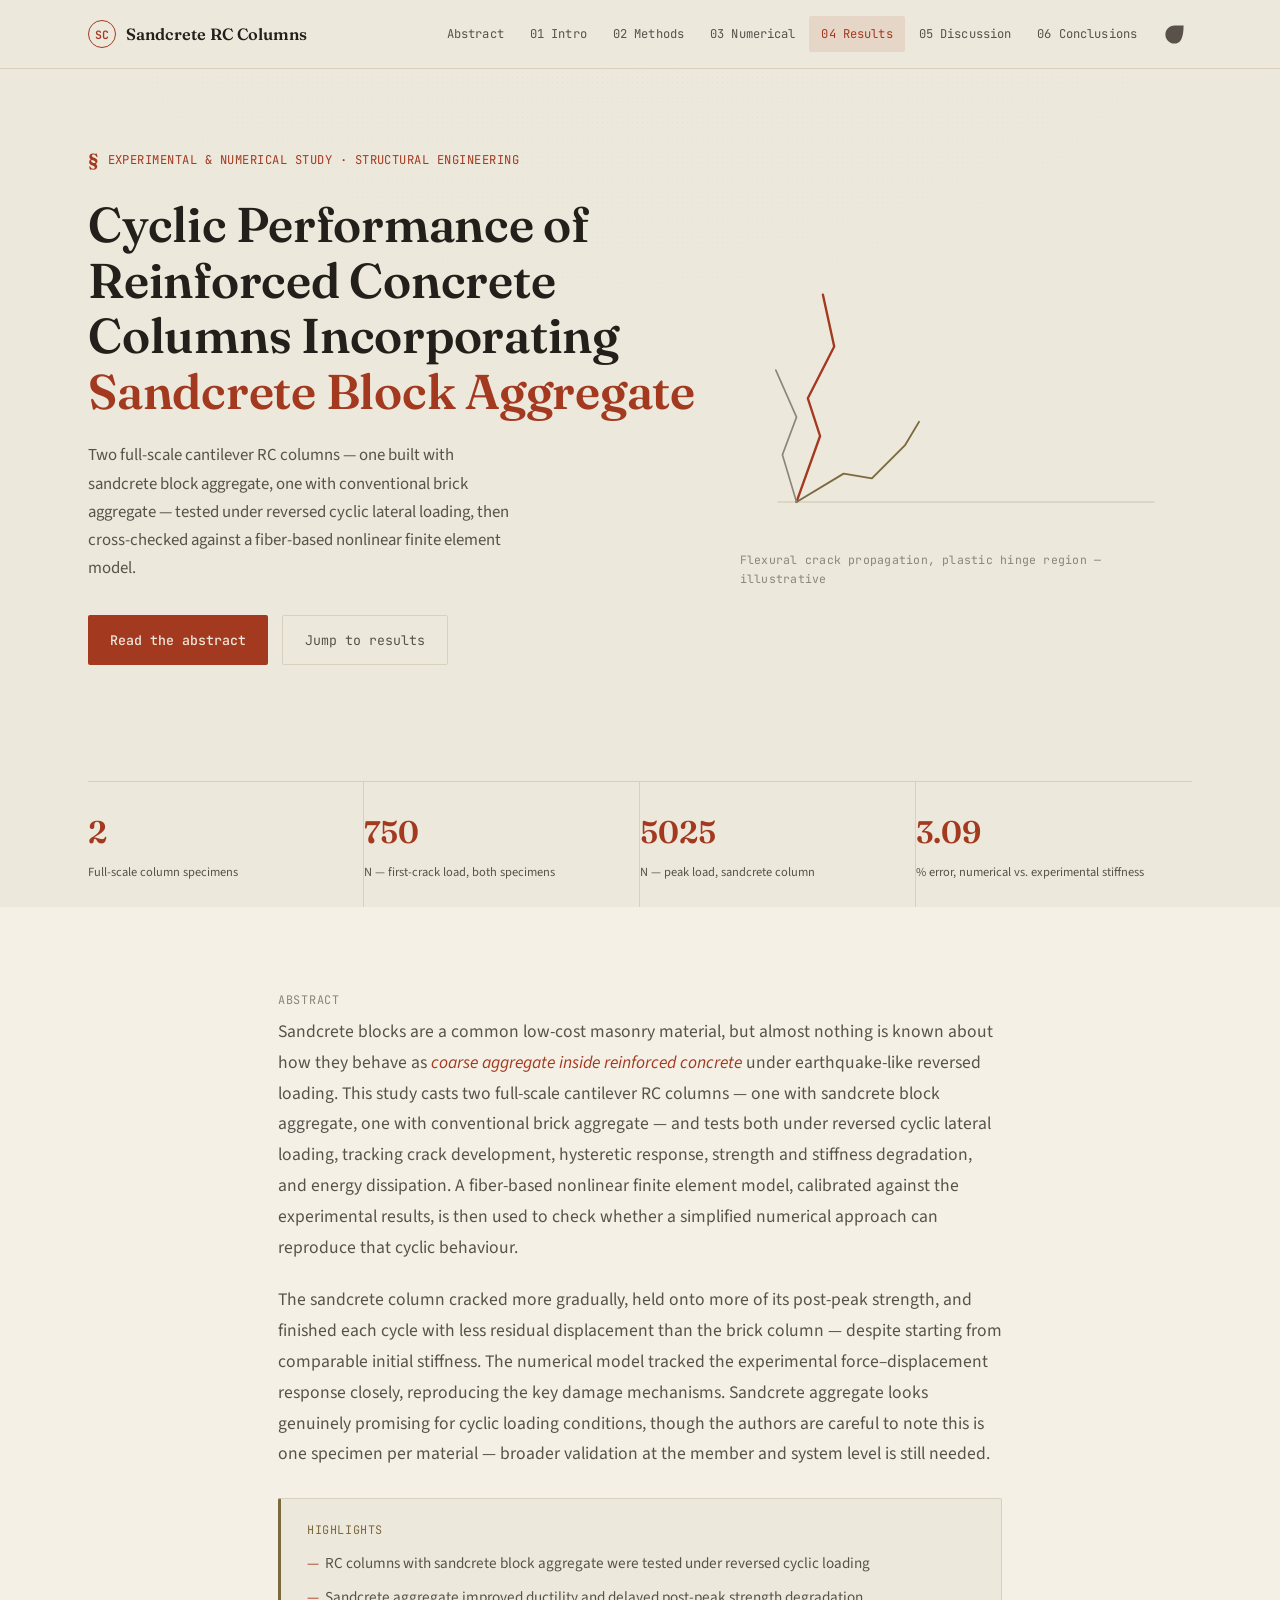
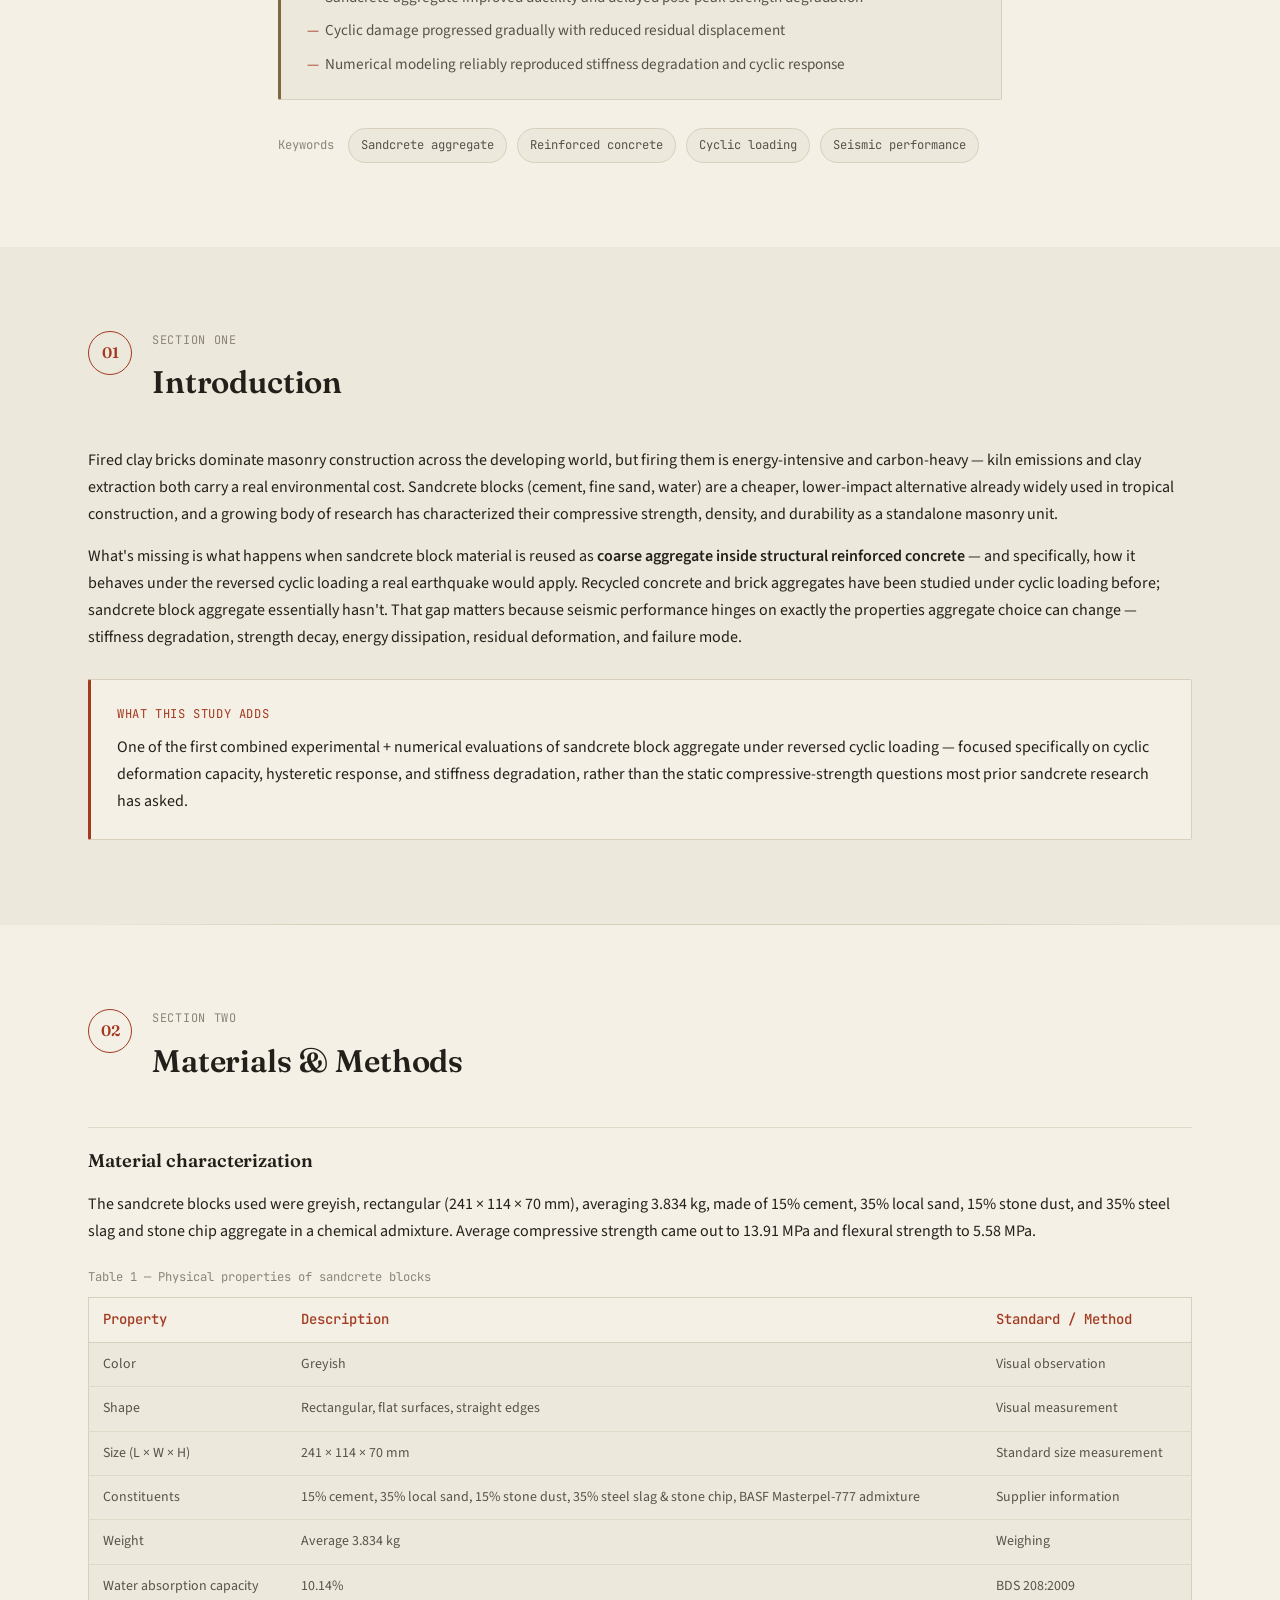
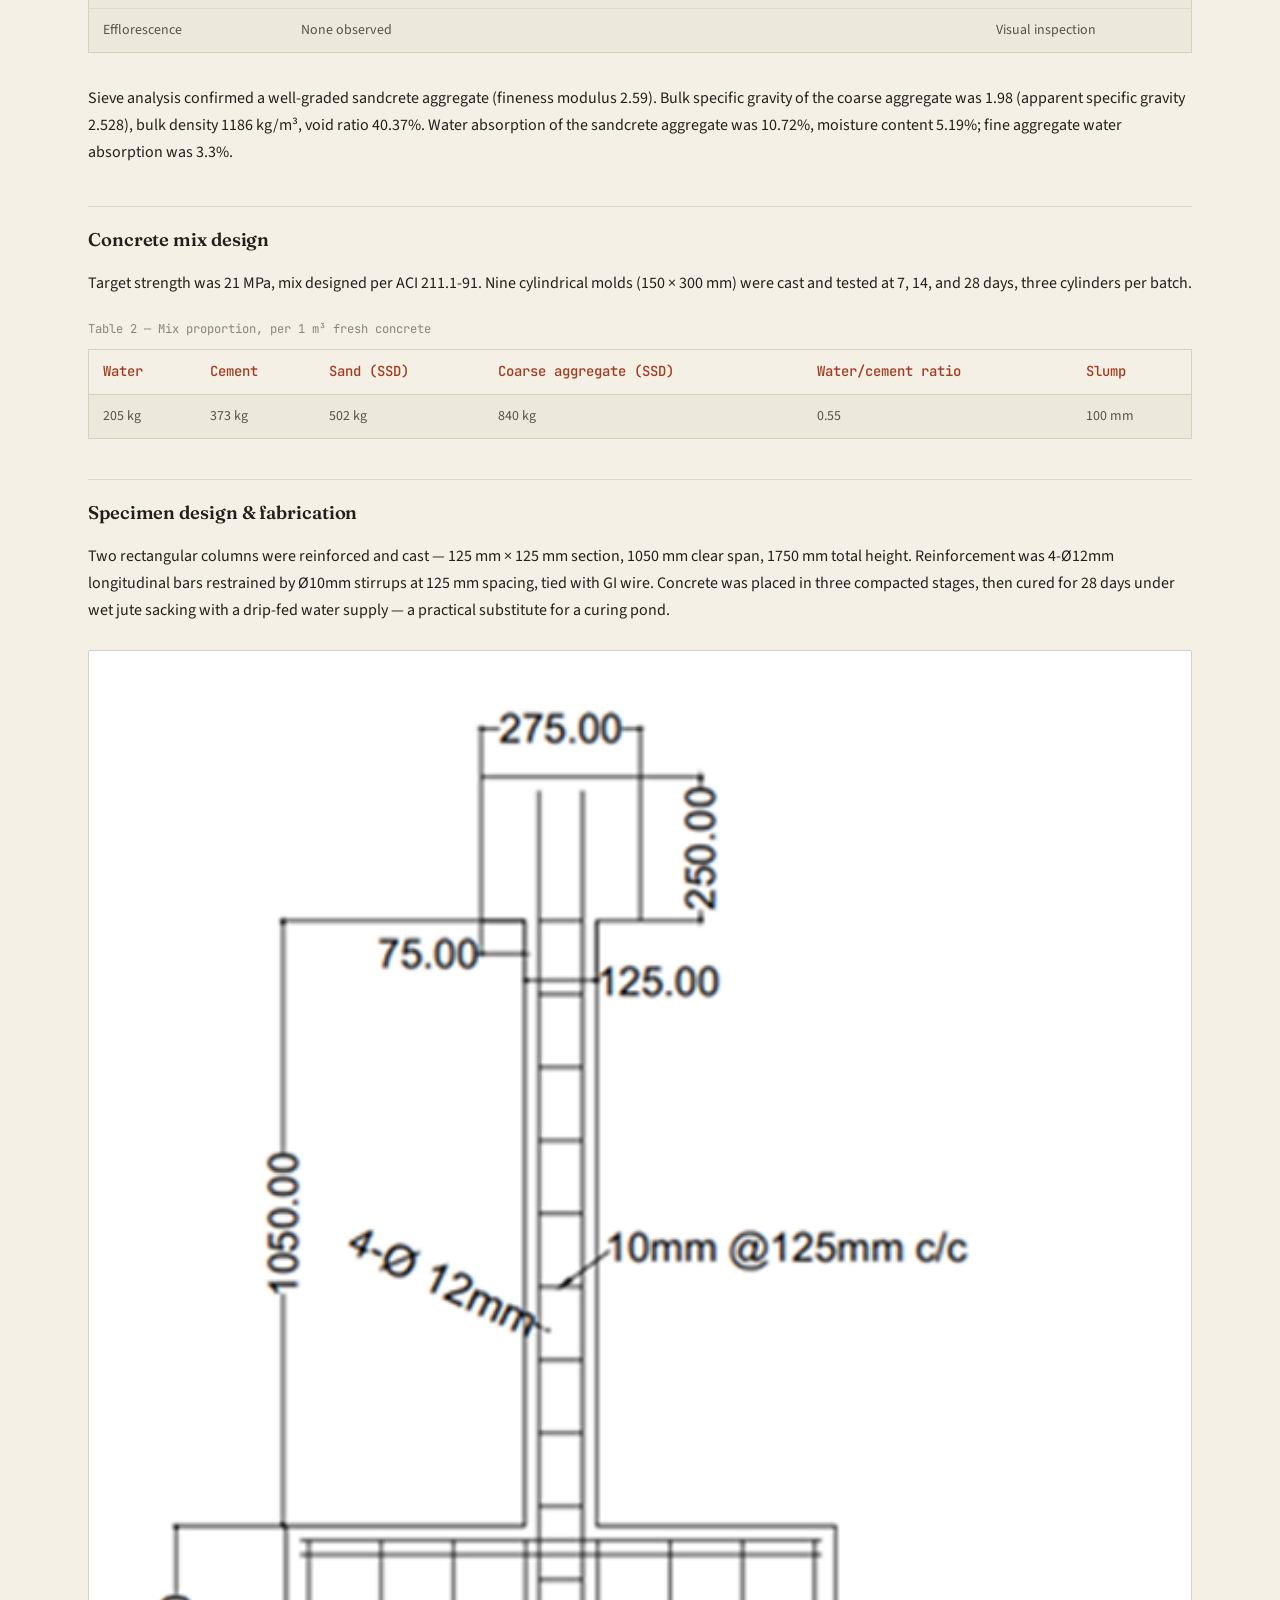
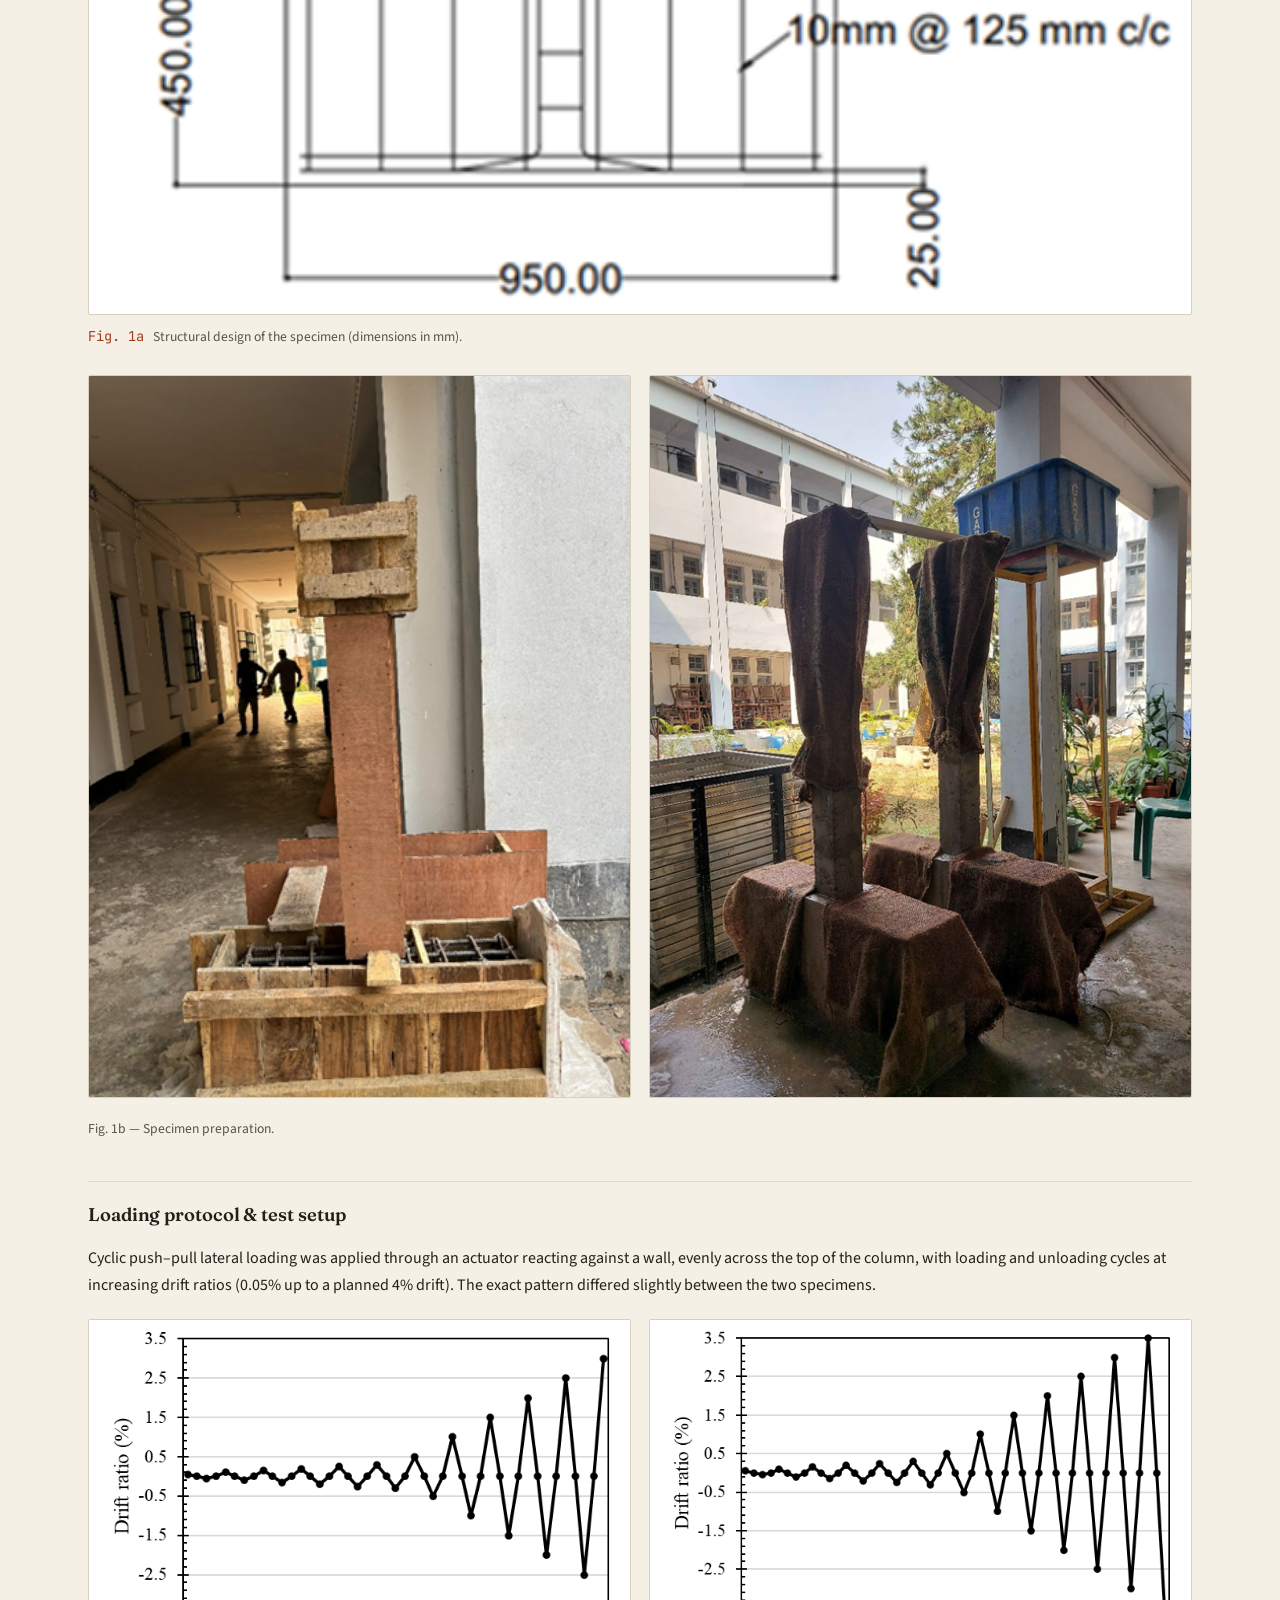
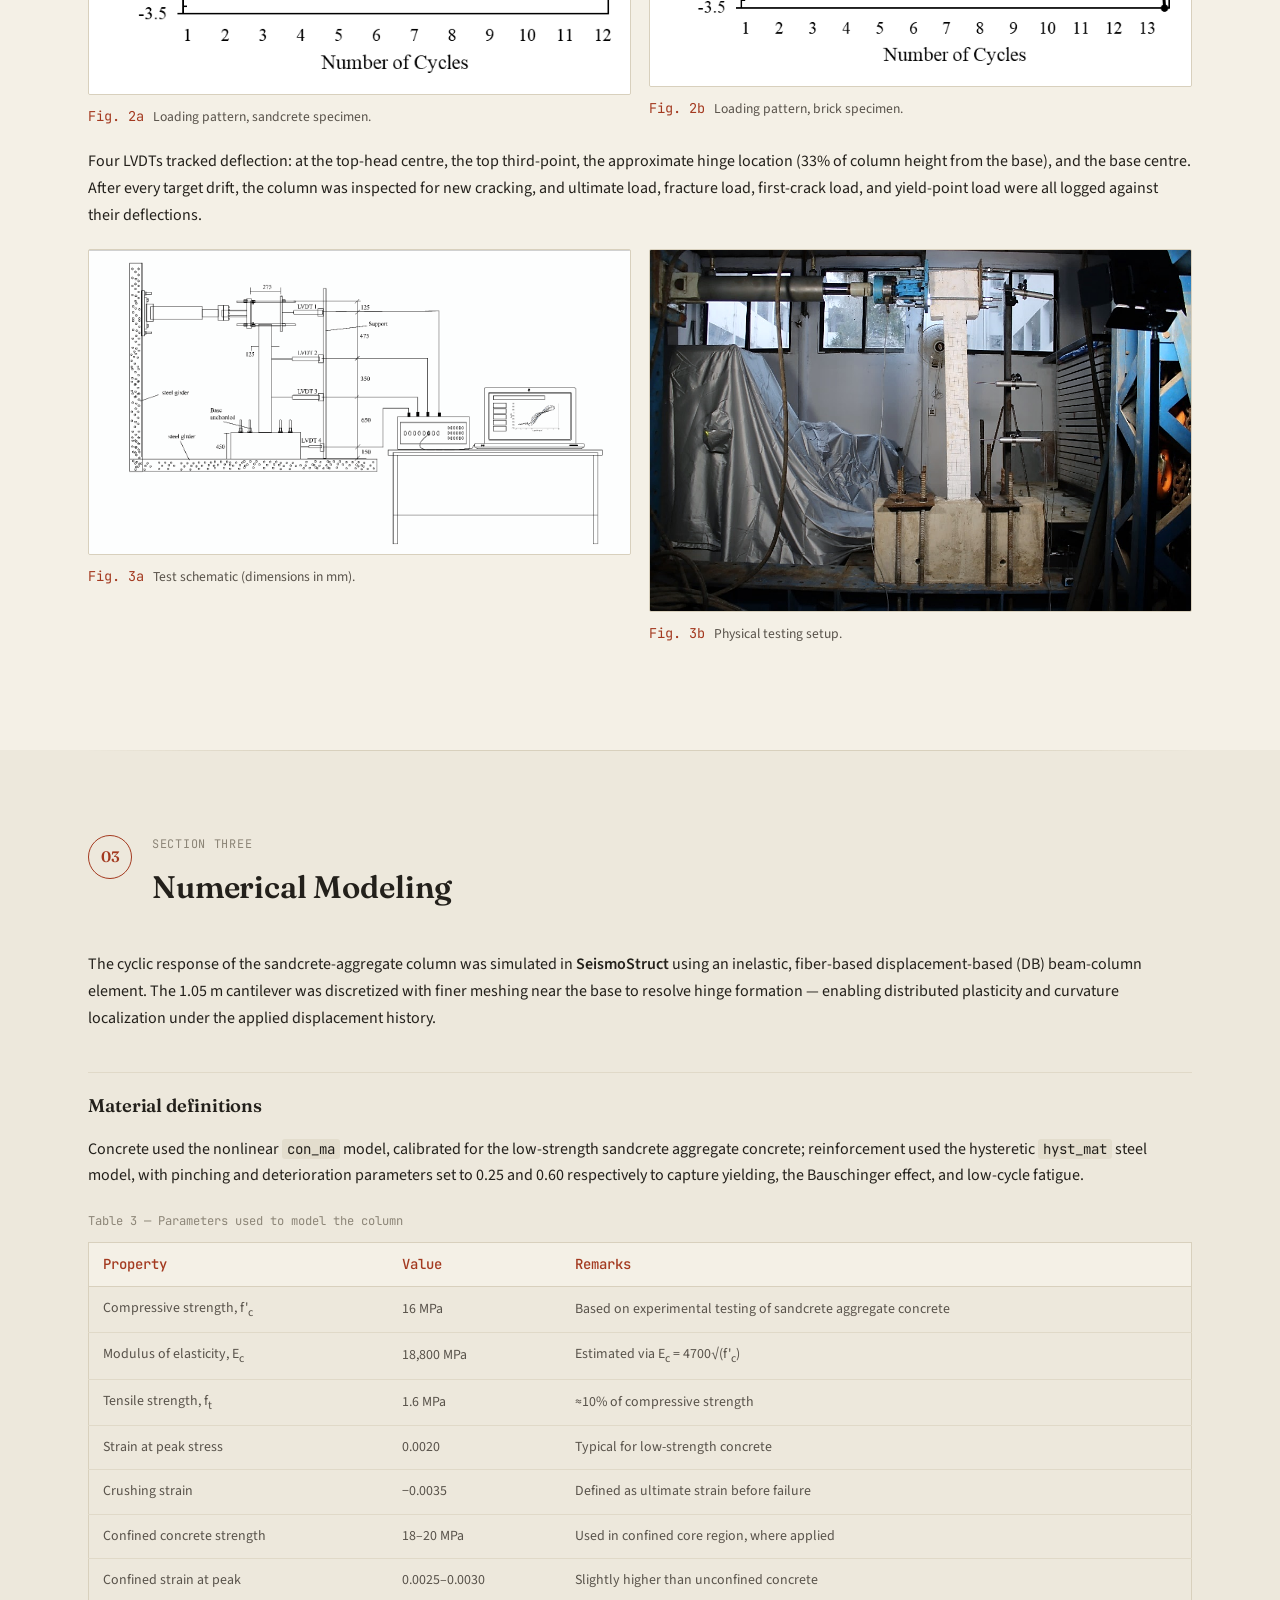
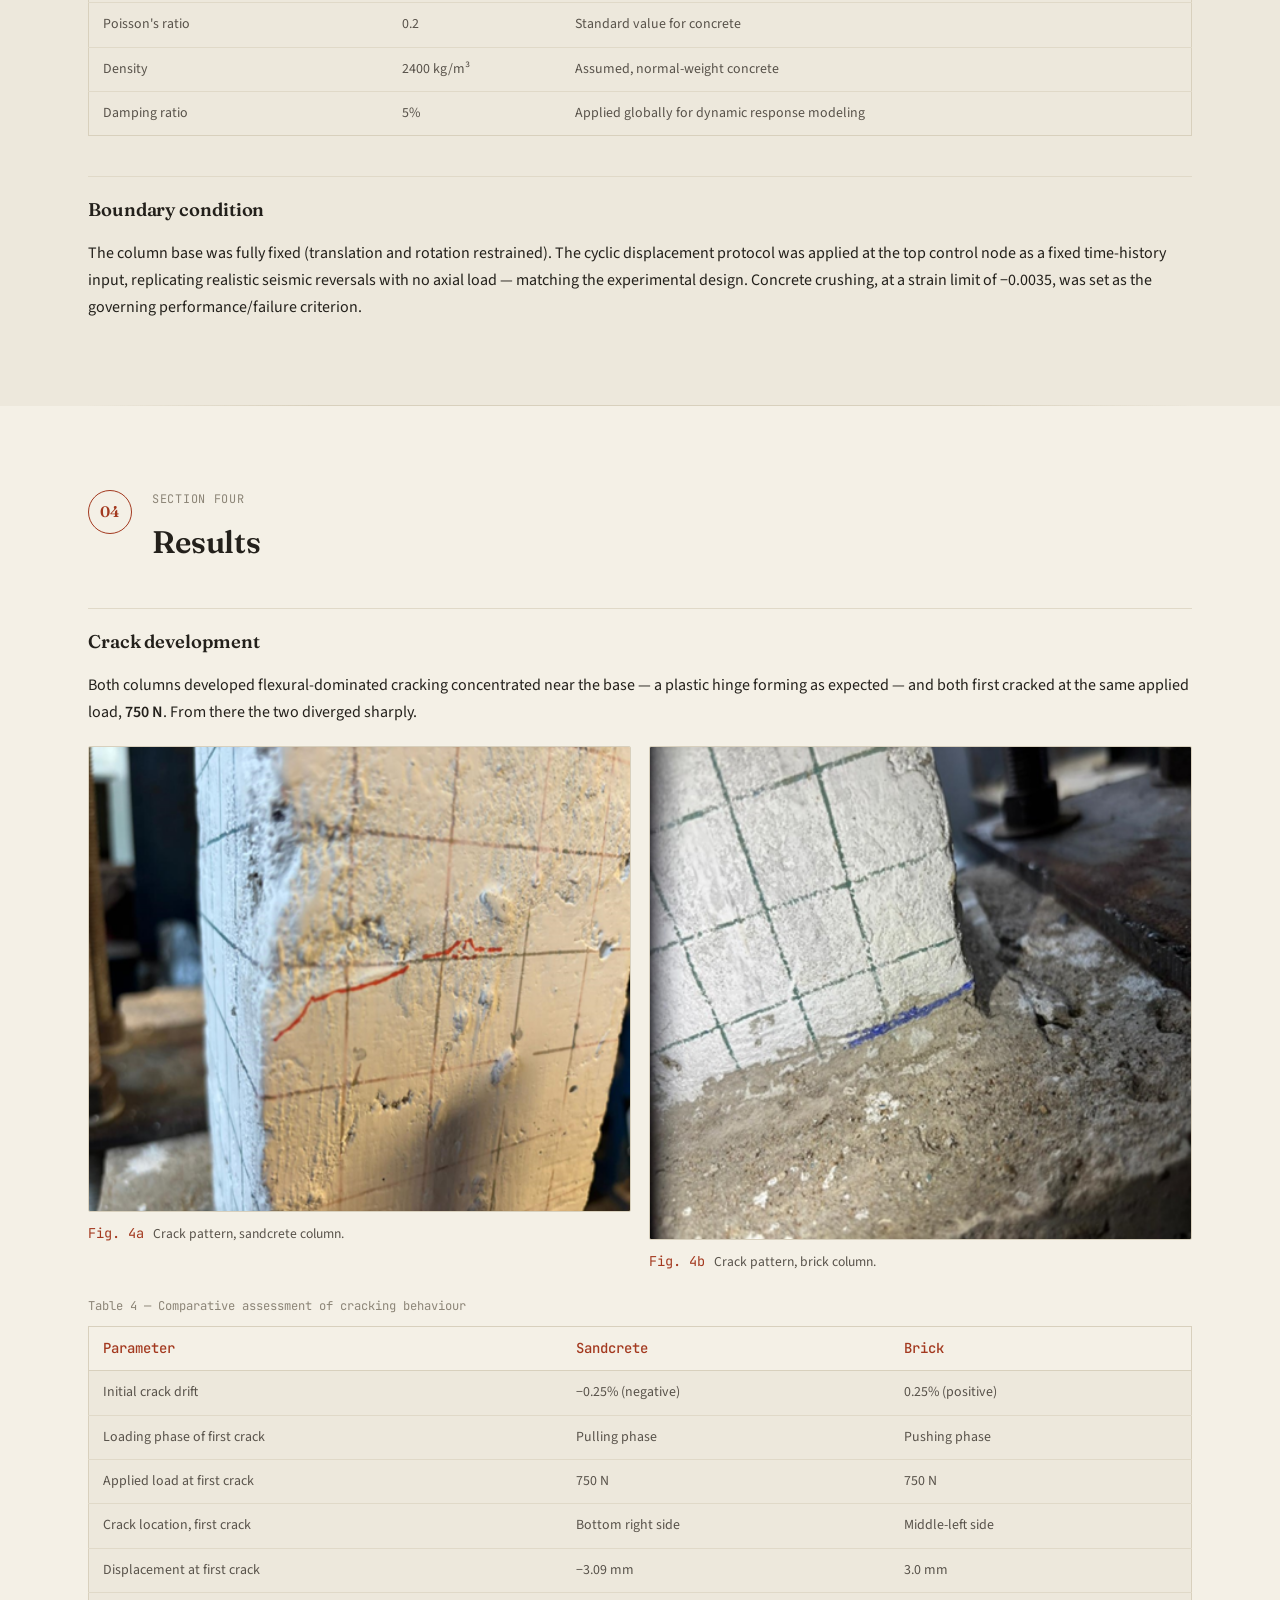
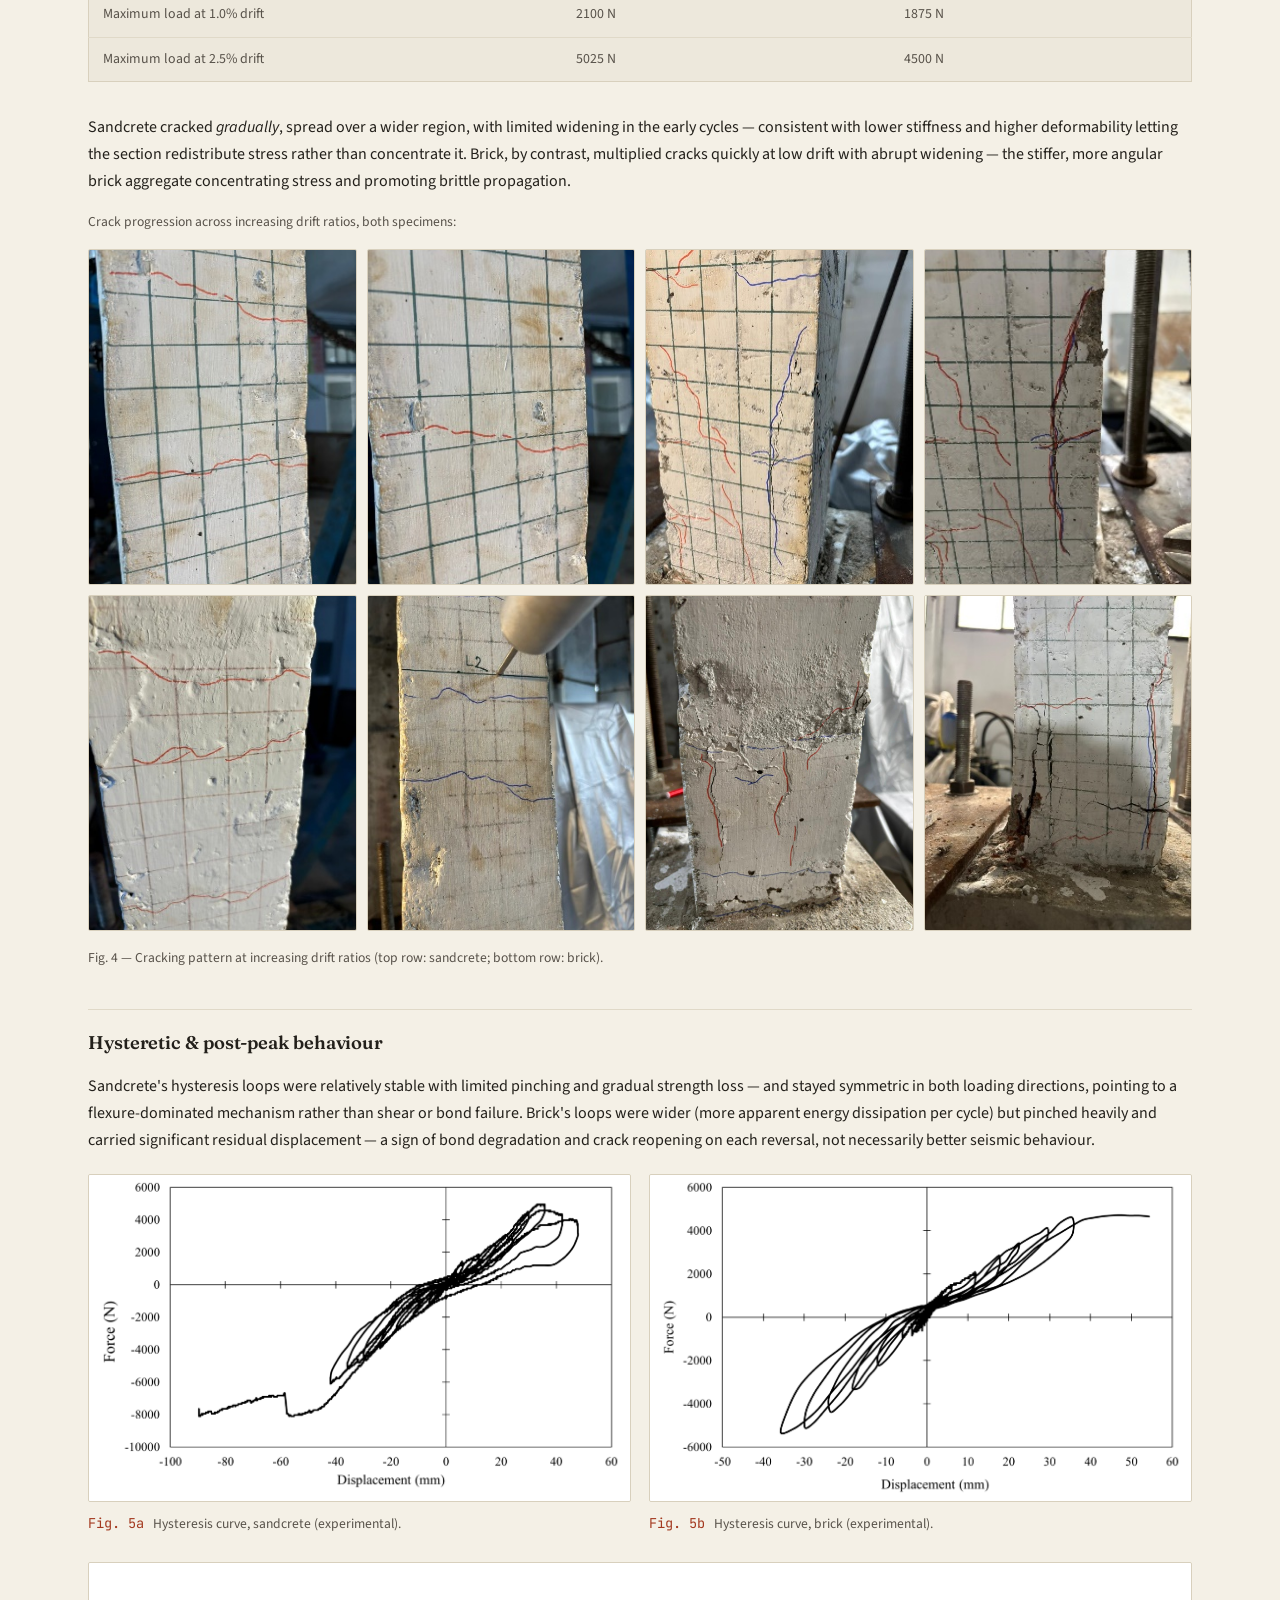
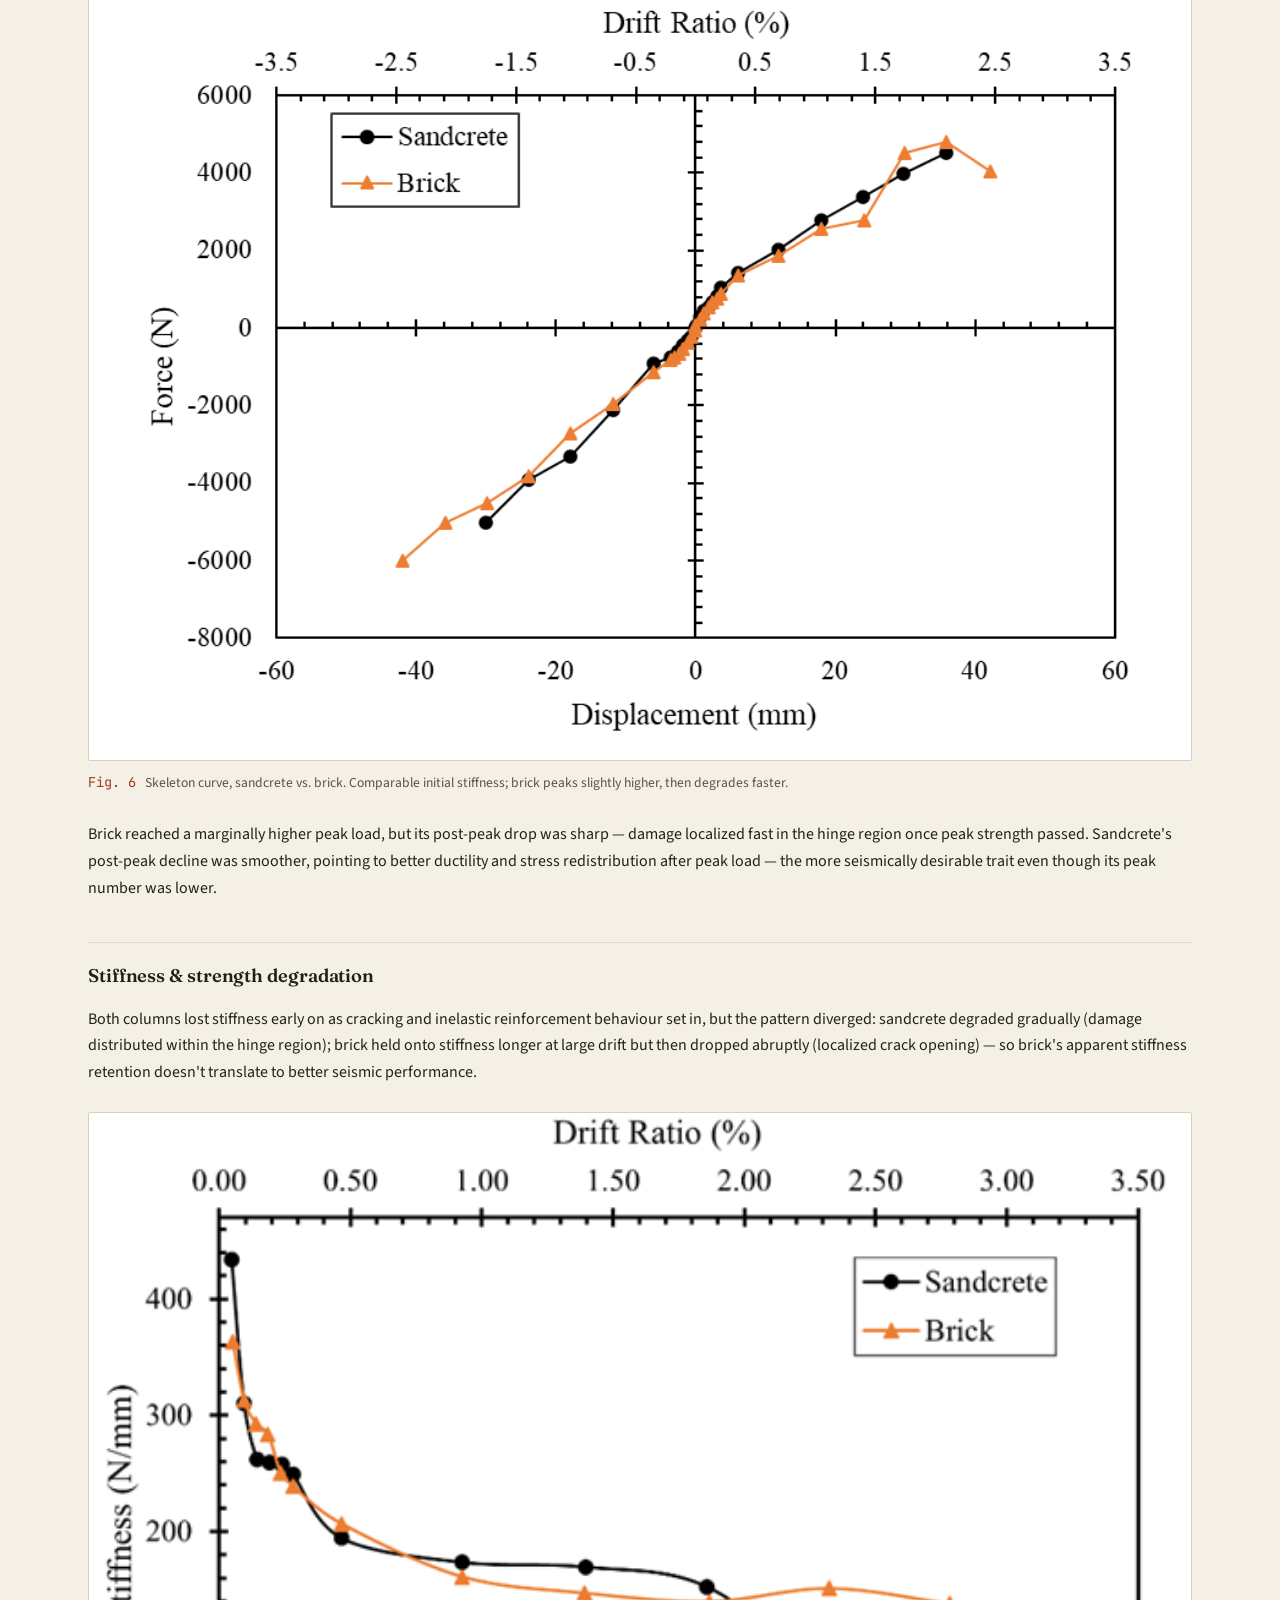
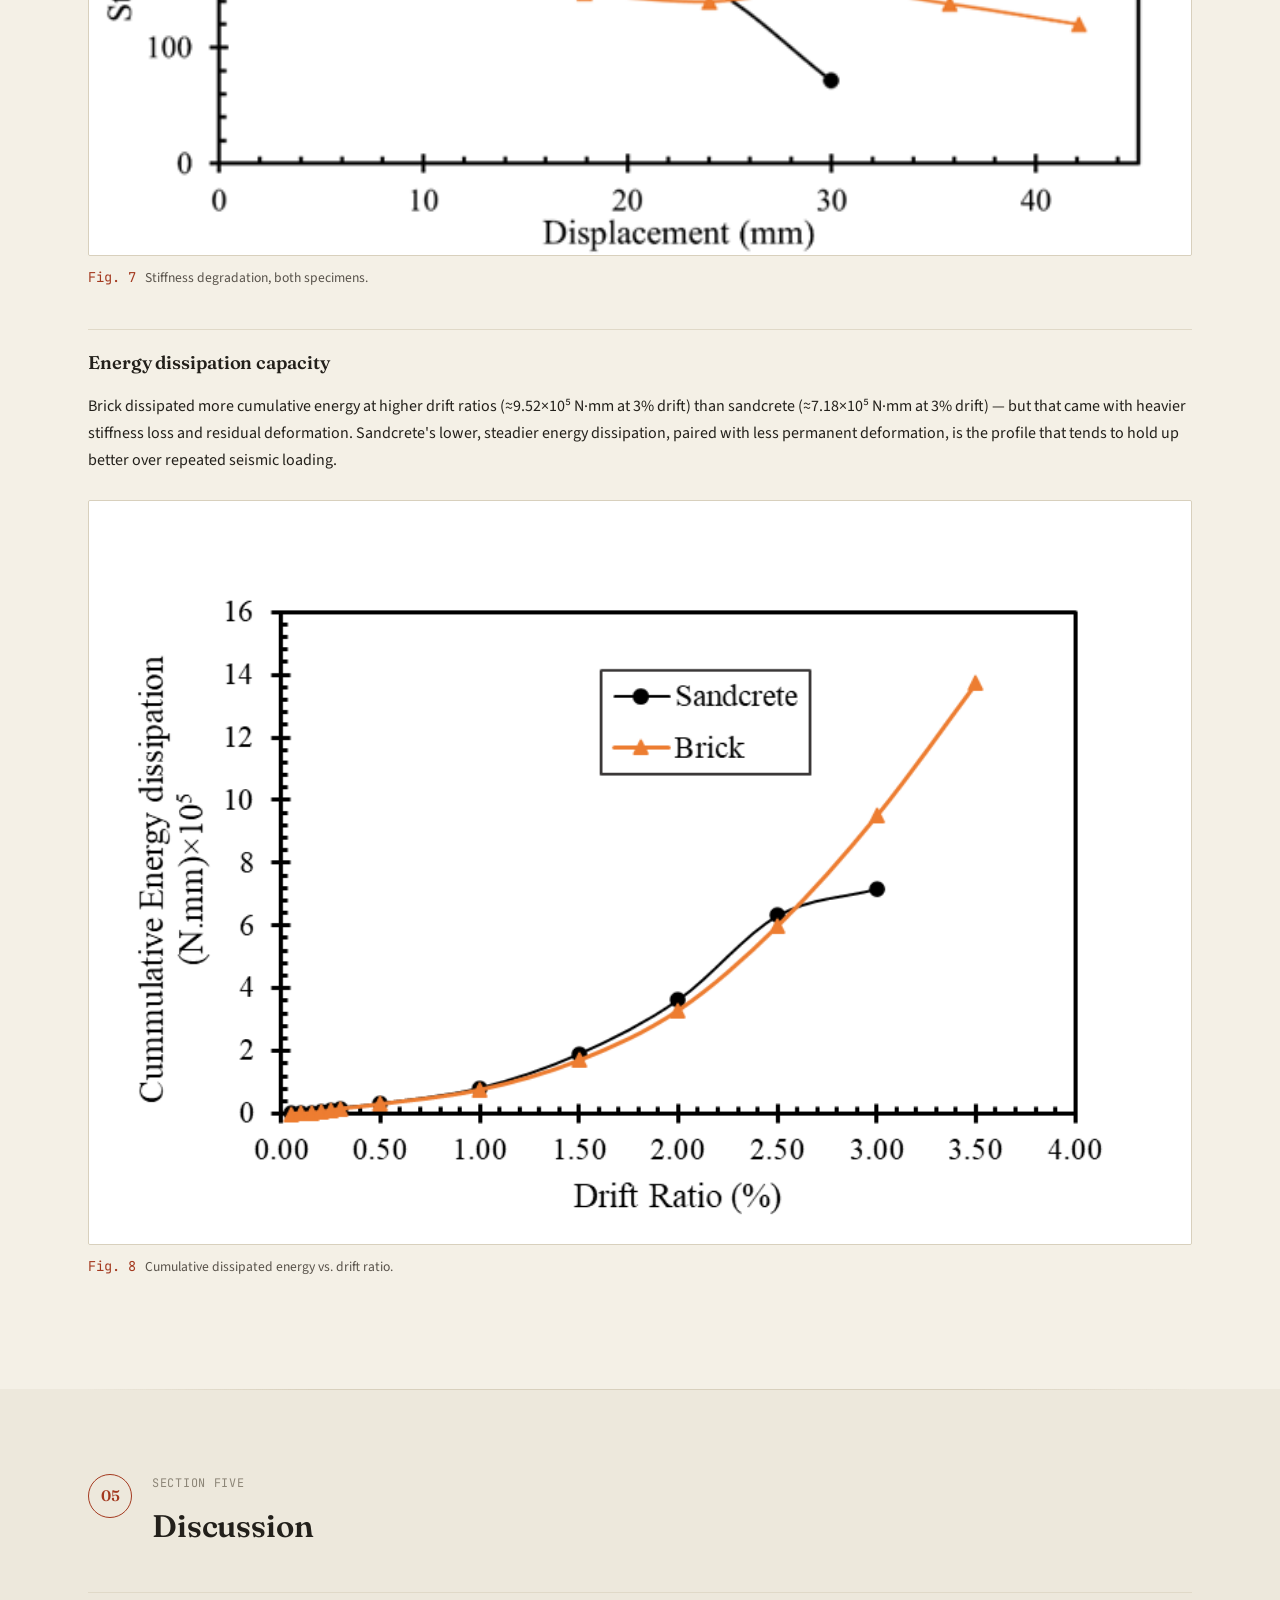
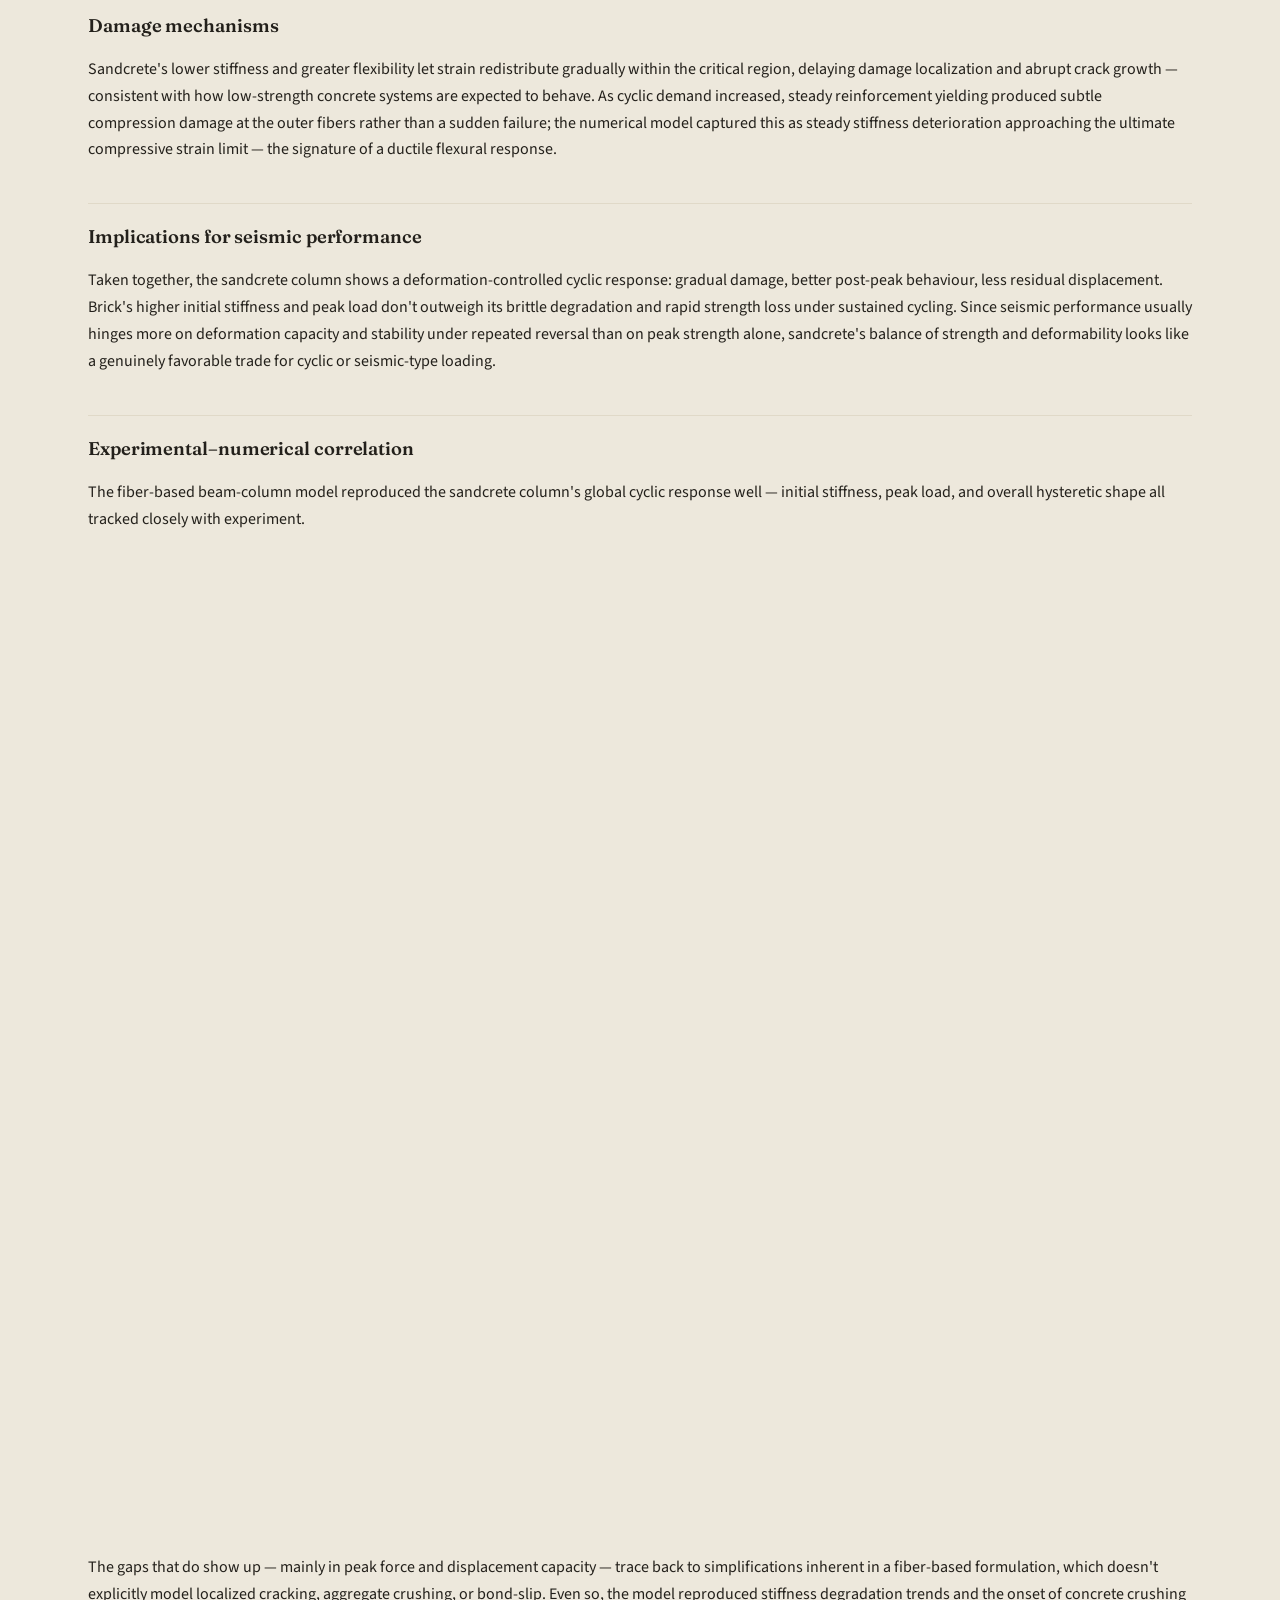
<file: sandcrete.html>
<!DOCTYPE html>
<html lang="en">
<head>
<meta charset="UTF-8">
<meta name="viewport" content="width=device-width, initial-scale=1.0">
<title>Cyclic Performance of RC Columns with Sandcrete Block Aggregate</title>
<meta name="description" content="Experimental and numerical study of the cyclic behaviour of reinforced concrete columns incorporating sandcrete block aggregate.">
<link rel="preconnect" href="https://fonts.googleapis.com">
<link rel="preconnect" href="https://fonts.gstatic.com" crossorigin>
<link href="https://fonts.googleapis.com/css2?family=Fraunces:opsz,wght@9..144,400;9..144,500;9..144,600;9..144,700&family=Source+Sans+3:wght@400;500;600;700&family=JetBrains+Mono:wght@400;500;600&display=swap" rel="stylesheet">
<link rel="stylesheet" href="css/sandcrete.css">
</head>
<body>

<div class="grain" aria-hidden="true"></div>

<!-- ============ NAV ============ -->
<header class="site-header" id="siteHeader">
  <div class="header-inner">
    <a href="#top" class="brand">
      <span class="brand-mark" aria-hidden="true">SC</span>
      <span class="brand-text">Sandcrete&nbsp;RC&nbsp;Columns</span>
    </a>

    <nav class="main-nav" id="mainNav" aria-label="Sections">
      <a href="#abstract" data-nav>Abstract</a>
      <a href="#introduction" data-nav>01 Intro</a>
      <a href="#methods" data-nav>02 Methods</a>
      <a href="#numerical" data-nav>03 Numerical</a>
      <a href="#results" data-nav>04 Results</a>
      <a href="#discussion" data-nav>05 Discussion</a>
      <a href="#conclusions" data-nav>06 Conclusions</a>
      
      <a href="https://mdmasudazad.github.io/" class="github-link" target="_blank" rel="noopener" aria-label="Visit my website">
        <svg viewBox="0 0 24 24" aria-hidden="true">
          <path d="M12 .5C5.65.5.5 5.65.5 12c0 5.08 3.29 9.39 7.86 10.91.58.11.79-.25.79-.56v-2.17c-3.2.69-3.87-1.54-3.87-1.54-.53-1.33-1.28-1.69-1.28-1.69-1.04-.71.08-.7.08-.7 1.15.08 1.76 1.18 1.76 1.18 1.03 1.76 2.69 1.25 3.35.96.1-.75.4-1.25.73-1.54-.41-.36-.78-1.08-.78-2.18v-3.23c0-.31-.21-.67-.8-.56A11.51 11.51 0 0 0 .5 12C.5 18.35 5.65 23.5 12 23.5S23.5 18.35 23.5 .5z"/>
        </svg>
      </a>
</a>      

    </nav>

    <button class="nav-toggle" id="navToggle" aria-expanded="false" aria-controls="mainNav" aria-label="Toggle navigation">
      <span></span><span></span><span></span>
    </button>
  </div>
</header>

<main id="top">

<!-- ============ HERO ============ -->
<section class="hero" id="overview">
  <div class="hero-inner">
    <p class="eyebrow"><span class="eyebrow-mark">§</span>Experimental &amp; Numerical Study · Structural Engineering</p>
    <h1 class="hero-title">Cyclic Performance of Reinforced Concrete Columns Incorporating <span class="accent-ink">Sandcrete Block Aggregate</span></h1>
    <p class="hero-subtitle">Two full-scale cantilever RC columns — one built with sandcrete block aggregate, one with conventional brick aggregate — tested under reversed cyclic lateral loading, then cross-checked against a fiber-based nonlinear finite element model.</p>

    <div class="hero-cta">
      <a href="#abstract" class="btn btn-primary">Read the abstract</a>
      <a href="#results" class="btn btn-ghost">Jump to results</a>
    </div>
  </div>

  <div class="hero-visual" aria-hidden="true">
    <svg class="crack-svg" viewBox="0 0 480 300" fill="none">
      <line class="crack-baseline" x1="40" y1="260" x2="440" y2="260"/>
      <path class="crack-line crack-line-1" d="M60,260 L85,190 L72,150 L100,95 L88,40"/>
      <path class="crack-line crack-line-2" d="M60,260 L110,230 L140,235 L175,200 L190,175"/>
      <path class="crack-line crack-line-3" d="M60,260 L45,210 L60,170 L38,120"/>
    </svg>
    <p class="crack-caption">Flexural crack propagation, plastic hinge region — illustrative</p>
  </div>

  <ul class="stat-strip">
    <li><span class="stat-num" data-count="2">0</span><span class="stat-label">Full-scale column specimens</span></li>
    <li><span class="stat-num" data-count="750">0</span><span class="stat-label">N — first-crack load, both specimens</span></li>
    <li><span class="stat-num" data-count="5025">0</span><span class="stat-label">N — peak load, sandcrete column</span></li>
    <li><span class="stat-num stat-num-decimal" data-count="3.09" data-decimals="2">0</span><span class="stat-label">% error, numerical vs. experimental stiffness</span></li>
  </ul>
</section>

<!-- ============ ABSTRACT ============ -->
<section class="section section-paper" id="abstract">
  <div class="section-inner narrow">
    <p class="kicker">Abstract</p>
    <p class="lead-paragraph">Sandcrete blocks are a common low-cost masonry material, but almost nothing is known about how they behave as <em>coarse aggregate inside reinforced concrete</em> under earthquake-like reversed loading. This study casts two full-scale cantilever RC columns — one with sandcrete block aggregate, one with conventional brick aggregate — and tests both under reversed cyclic lateral loading, tracking crack development, hysteretic response, strength and stiffness degradation, and energy dissipation. A fiber-based nonlinear finite element model, calibrated against the experimental results, is then used to check whether a simplified numerical approach can reproduce that cyclic behaviour.</p>
    <p class="lead-paragraph">The sandcrete column cracked more gradually, held onto more of its post-peak strength, and finished each cycle with less residual displacement than the brick column — despite starting from comparable initial stiffness. The numerical model tracked the experimental force–displacement response closely, reproducing the key damage mechanisms. Sandcrete aggregate looks genuinely promising for cyclic loading conditions, though the authors are careful to note this is one specimen per material — broader validation at the member and system level is still needed.</p>

    <div class="highlight-box">
      <p class="highlight-label">Highlights</p>
      <ul class="highlight-list">
        <li>RC columns with sandcrete block aggregate were tested under reversed cyclic loading</li>
        <li>Sandcrete aggregate improved ductility and delayed post-peak strength degradation</li>
        <li>Cyclic damage progressed gradually with reduced residual displacement</li>
        <li>Numerical modeling reliably reproduced stiffness degradation and cyclic response</li>
      </ul>
    </div>

    <div class="keyword-row">
      <span class="keyword-label">Keywords</span>
      <span class="keyword-chip">Sandcrete aggregate</span>
      <span class="keyword-chip">Reinforced concrete</span>
      <span class="keyword-chip">Cyclic loading</span>
      <span class="keyword-chip">Seismic performance</span>
    </div>
  </div>
</section>

<!-- ============ 01 INTRODUCTION ============ -->
<section class="section" id="introduction">
  <div class="section-inner">
    <div class="section-head">
      <span class="section-num">01</span>
      <div>
        <p class="kicker">Section One</p>
        <h2>Introduction</h2>
      </div>
    </div>

    <p>Fired clay bricks dominate masonry construction across the developing world, but firing them is energy-intensive and carbon-heavy — kiln emissions and clay extraction both carry a real environmental cost. Sandcrete blocks (cement, fine sand, water) are a cheaper, lower-impact alternative already widely used in tropical construction, and a growing body of research has characterized their compressive strength, density, and durability as a standalone masonry unit.</p>

    <p>What's missing is what happens when sandcrete block material is reused as <strong>coarse aggregate inside structural reinforced concrete</strong> — and specifically, how it behaves under the reversed cyclic loading a real earthquake would apply. Recycled concrete and brick aggregates have been studied under cyclic loading before; sandcrete block aggregate essentially hasn't. That gap matters because seismic performance hinges on exactly the properties aggregate choice can change — stiffness degradation, strength decay, energy dissipation, residual deformation, and failure mode.</p>

    <aside class="callout-card">
      <p class="callout-title">What this study adds</p>
      <p>One of the first combined experimental + numerical evaluations of sandcrete block aggregate under reversed cyclic loading — focused specifically on cyclic deformation capacity, hysteretic response, and stiffness degradation, rather than the static compressive-strength questions most prior sandcrete research has asked.</p>
    </aside>
  </div>
</section>

<div class="chapter-rule" aria-hidden="true"></div>

<!-- ============ 02 MATERIALS & METHODS ============ -->
<section class="section section-paper" id="methods">
  <div class="section-inner">
    <div class="section-head">
      <span class="section-num">02</span>
      <div>
        <p class="kicker">Section Two</p>
        <h2>Materials &amp; Methods</h2>
      </div>
    </div>

    <h3 class="subhead">Material characterization</h3>
    <p>The sandcrete blocks used were greyish, rectangular (241 × 114 × 70&nbsp;mm), averaging 3.834&nbsp;kg, made of 15% cement, 35% local sand, 15% stone dust, and 35% steel slag and stone chip aggregate in a chemical admixture. Average compressive strength came out to 13.91&nbsp;MPa and flexural strength to 5.58&nbsp;MPa.</p>

    <div class="table-wrap">
      <p class="table-title">Table 1 — Physical properties of sandcrete blocks</p>
      <table>
        <thead><tr><th>Property</th><th>Description</th><th>Standard / Method</th></tr></thead>
        <tbody>
          <tr><td>Color</td><td>Greyish</td><td>Visual observation</td></tr>
          <tr><td>Shape</td><td>Rectangular, flat surfaces, straight edges</td><td>Visual measurement</td></tr>
          <tr><td>Size (L × W × H)</td><td>241 × 114 × 70 mm</td><td>Standard size measurement</td></tr>
          <tr><td>Constituents</td><td>15% cement, 35% local sand, 15% stone dust, 35% steel slag &amp; stone chip, BASF Masterpel-777 admixture</td><td>Supplier information</td></tr>
          <tr><td>Weight</td><td>Average 3.834 kg</td><td>Weighing</td></tr>
          <tr><td>Water absorption capacity</td><td>10.14%</td><td>BDS 208:2009</td></tr>
          <tr><td>Efflorescence</td><td>None observed</td><td>Visual inspection</td></tr>
        </tbody>
      </table>
    </div>

    <p>Sieve analysis confirmed a well-graded sandcrete aggregate (fineness modulus 2.59). Bulk specific gravity of the coarse aggregate was 1.98 (apparent specific gravity 2.528), bulk density 1186&nbsp;kg/m³, void ratio 40.37%. Water absorption of the sandcrete aggregate was 10.72%, moisture content 5.19%; fine aggregate water absorption was 3.3%.</p>

    <h3 class="subhead">Concrete mix design</h3>
    <p>Target strength was 21&nbsp;MPa, mix designed per ACI&nbsp;211.1-91. Nine cylindrical molds (150 × 300&nbsp;mm) were cast and tested at 7, 14, and 28 days, three cylinders per batch.</p>

    <div class="table-wrap">
      <p class="table-title">Table 2 — Mix proportion, per 1&nbsp;m³ fresh concrete</p>
      <table>
        <thead><tr><th>Water</th><th>Cement</th><th>Sand (SSD)</th><th>Coarse aggregate (SSD)</th><th>Water/cement ratio</th><th>Slump</th></tr></thead>
        <tbody>
          <tr><td>205 kg</td><td>373 kg</td><td>502 kg</td><td>840 kg</td><td>0.55</td><td>100 mm</td></tr>
        </tbody>
      </table>
    </div>

    <h3 class="subhead">Specimen design &amp; fabrication</h3>
    <p>Two rectangular columns were reinforced and cast — 125&nbsp;mm × 125&nbsp;mm section, 1050&nbsp;mm clear span, 1750&nbsp;mm total height. Reinforcement was 4-Ø12mm longitudinal bars restrained by Ø10mm stirrups at 125&nbsp;mm spacing, tied with GI wire. Concrete was placed in three compacted stages, then cured for 28 days under wet jute sacking with a drip-fed water supply — a practical substitute for a curing pond.</p>

    <figure class="fig">
      <div class="fig-frame"><img src="assets/sandcrete/fig-01a-specimen-drawing.png" alt="Structural drawing of the column specimen showing reinforcement and dimensions" loading="lazy"></div>
      <figcaption><span class="fig-num">Fig. 1a</span> Structural design of the specimen (dimensions in mm).</figcaption>
    </figure>
    <div class="fig-grid-2">
      <figure class="fig fig-inline">
        <div class="fig-frame"><img src="assets/sandcrete/fig-01b-specimen-prep-1.jpg" alt="Specimen preparation photo, formwork and reinforcement cage" loading="lazy"></div>
      </figure>
      <figure class="fig fig-inline">
        <div class="fig-frame"><img src="assets/sandcrete/fig-01b-specimen-prep-2.jpg" alt="Specimen preparation photo, casting stage" loading="lazy"></div>
      </figure>
    </div>
    <p class="fig-note">Fig. 1b — Specimen preparation.</p>

    <h3 class="subhead">Loading protocol &amp; test setup</h3>
    <p>Cyclic push–pull lateral loading was applied through an actuator reacting against a wall, evenly across the top of the column, with loading and unloading cycles at increasing drift ratios (0.05% up to a planned 4% drift). The exact pattern differed slightly between the two specimens.</p>

    <div class="fig-grid-2">
      <figure class="fig fig-inline">
        <div class="fig-frame"><img src="assets/sandcrete/fig-02a-loading-pattern-sandcrete.png" alt="Loading pattern for the sandcrete specimen" loading="lazy"></div>
        <figcaption><span class="fig-num">Fig. 2a</span> Loading pattern, sandcrete specimen.</figcaption>
      </figure>
      <figure class="fig fig-inline">
        <div class="fig-frame"><img src="assets/sandcrete/fig-02b-loading-pattern-brick.png" alt="Loading pattern for the brick specimen" loading="lazy"></div>
        <figcaption><span class="fig-num">Fig. 2b</span> Loading pattern, brick specimen.</figcaption>
      </figure>
    </div>

    <p>Four LVDTs tracked deflection: at the top-head centre, the top third-point, the approximate hinge location (33% of column height from the base), and the base centre. After every target drift, the column was inspected for new cracking, and ultimate load, fracture load, first-crack load, and yield-point load were all logged against their deflections.</p>

    <div class="fig-grid-2">
      <figure class="fig fig-inline">
        <div class="fig-frame"><img src="assets/sandcrete/fig-03a-test-schematic.png" alt="Schematic diagram of the cyclic test setup with LVDT positions" loading="lazy"></div>
        <figcaption><span class="fig-num">Fig. 3a</span> Test schematic (dimensions in mm).</figcaption>
      </figure>
      <figure class="fig fig-inline">
        <div class="fig-frame"><img src="assets/sandcrete/fig-03b-test-setup-photo.jpg" alt="Physical photo of the cyclic loading test setup" loading="lazy"></div>
        <figcaption><span class="fig-num">Fig. 3b</span> Physical testing setup.</figcaption>
      </figure>
    </div>
  </div>
</section>

<div class="chapter-rule" aria-hidden="true"></div>

<!-- ============ 03 NUMERICAL MODELING ============ -->
<section class="section" id="numerical">
  <div class="section-inner">
    <div class="section-head">
      <span class="section-num">03</span>
      <div>
        <p class="kicker">Section Three</p>
        <h2>Numerical Modeling</h2>
      </div>
    </div>

    <p>The cyclic response of the sandcrete-aggregate column was simulated in <strong>SeismoStruct</strong> using an inelastic, fiber-based displacement-based (DB) beam-column element. The 1.05&nbsp;m cantilever was discretized with finer meshing near the base to resolve hinge formation — enabling distributed plasticity and curvature localization under the applied displacement history.</p>

    <h3 class="subhead">Material definitions</h3>
    <p>Concrete used the nonlinear <code>con_ma</code> model, calibrated for the low-strength sandcrete aggregate concrete; reinforcement used the hysteretic <code>hyst_mat</code> steel model, with pinching and deterioration parameters set to 0.25 and 0.60 respectively to capture yielding, the Bauschinger effect, and low-cycle fatigue.</p>

    <div class="table-wrap">
      <p class="table-title">Table 3 — Parameters used to model the column</p>
      <table>
        <thead><tr><th>Property</th><th>Value</th><th>Remarks</th></tr></thead>
        <tbody>
          <tr><td>Compressive strength, f'<sub>c</sub></td><td>16 MPa</td><td>Based on experimental testing of sandcrete aggregate concrete</td></tr>
          <tr><td>Modulus of elasticity, E<sub>c</sub></td><td>18,800 MPa</td><td>Estimated via E<sub>c</sub> = 4700√(f'<sub>c</sub>)</td></tr>
          <tr><td>Tensile strength, f<sub>t</sub></td><td>1.6 MPa</td><td>≈10% of compressive strength</td></tr>
          <tr><td>Strain at peak stress</td><td>0.0020</td><td>Typical for low-strength concrete</td></tr>
          <tr><td>Crushing strain</td><td>−0.0035</td><td>Defined as ultimate strain before failure</td></tr>
          <tr><td>Confined concrete strength</td><td>18–20 MPa</td><td>Used in confined core region, where applied</td></tr>
          <tr><td>Confined strain at peak</td><td>0.0025–0.0030</td><td>Slightly higher than unconfined concrete</td></tr>
          <tr><td>Poisson's ratio</td><td>0.2</td><td>Standard value for concrete</td></tr>
          <tr><td>Density</td><td>2400 kg/m³</td><td>Assumed, normal-weight concrete</td></tr>
          <tr><td>Damping ratio</td><td>5%</td><td>Applied globally for dynamic response modeling</td></tr>
        </tbody>
      </table>
    </div>

    <h3 class="subhead">Boundary condition</h3>
    <p>The column base was fully fixed (translation and rotation restrained). The cyclic displacement protocol was applied at the top control node as a fixed time-history input, replicating realistic seismic reversals with no axial load — matching the experimental design. Concrete crushing, at a strain limit of −0.0035, was set as the governing performance/failure criterion.</p>
  </div>
</section>

<div class="chapter-rule" aria-hidden="true"></div>

<!-- ============ 04 RESULTS ============ -->
<section class="section section-paper" id="results">
  <div class="section-inner">
    <div class="section-head">
      <span class="section-num">04</span>
      <div>
        <p class="kicker">Section Four</p>
        <h2>Results</h2>
      </div>
    </div>

    <h3 class="subhead">Crack development</h3>
    <p>Both columns developed flexural-dominated cracking concentrated near the base — a plastic hinge forming as expected — and both first cracked at the same applied load, <strong>750&nbsp;N</strong>. From there the two diverged sharply.</p>

    <div class="fig-grid-2">
      <figure class="fig fig-inline">
        <div class="fig-frame"><img src="assets/sandcrete/fig-04a-crack-pattern-sandcrete-final.jpg" alt="Final crack pattern of the sandcrete column" loading="lazy"></div>
        <figcaption><span class="fig-num">Fig. 4a</span> Crack pattern, sandcrete column.</figcaption>
      </figure>
      <figure class="fig fig-inline">
        <div class="fig-frame"><img src="assets/sandcrete/fig-04b-crack-pattern-brick-final.jpg" alt="Final crack pattern of the brick column" loading="lazy"></div>
        <figcaption><span class="fig-num">Fig. 4b</span> Crack pattern, brick column.</figcaption>
      </figure>
    </div>

    <div class="table-wrap">
      <p class="table-title">Table 4 — Comparative assessment of cracking behaviour</p>
      <table>
        <thead><tr><th>Parameter</th><th>Sandcrete</th><th>Brick</th></tr></thead>
        <tbody>
          <tr><td>Initial crack drift</td><td>−0.25% (negative)</td><td>0.25% (positive)</td></tr>
          <tr><td>Loading phase of first crack</td><td>Pulling phase</td><td>Pushing phase</td></tr>
          <tr><td>Applied load at first crack</td><td>750 N</td><td>750 N</td></tr>
          <tr><td>Crack location, first crack</td><td>Bottom right side</td><td>Middle-left side</td></tr>
          <tr><td>Displacement at first crack</td><td>−3.09 mm</td><td>3.0 mm</td></tr>
          <tr><td>Maximum load at 1.0% drift</td><td>2100 N</td><td>1875 N</td></tr>
          <tr><td>Maximum load at 2.5% drift</td><td>5025 N</td><td>4500 N</td></tr>
        </tbody>
      </table>
    </div>

    <p>Sandcrete cracked <em>gradually</em>, spread over a wider region, with limited widening in the early cycles — consistent with lower stiffness and higher deformability letting the section redistribute stress rather than concentrate it. Brick, by contrast, multiplied cracks quickly at low drift with abrupt widening — the stiffer, more angular brick aggregate concentrating stress and promoting brittle propagation.</p>

    <p class="fig-note">Crack progression across increasing drift ratios, both specimens:</p>
    <div class="fig-grid-4">
      <div class="fig-frame fig-frame-small"><img src="assets/sandcrete/fig-04-crack-progression-1.jpg" alt="Sandcrete crack progression, stage 1" loading="lazy"></div>
      <div class="fig-frame fig-frame-small"><img src="assets/sandcrete/fig-04-crack-progression-2.jpg" alt="Sandcrete crack progression, stage 2" loading="lazy"></div>
      <div class="fig-frame fig-frame-small"><img src="assets/sandcrete/fig-04-crack-progression-3.jpg" alt="Sandcrete crack progression, stage 3" loading="lazy"></div>
      <div class="fig-frame fig-frame-small"><img src="assets/sandcrete/fig-04-crack-progression-4.jpg" alt="Sandcrete crack progression, stage 4" loading="lazy"></div>
      <div class="fig-frame fig-frame-small"><img src="assets/sandcrete/fig-04-crack-progression-5.jpg" alt="Brick crack progression, stage 1" loading="lazy"></div>
      <div class="fig-frame fig-frame-small"><img src="assets/sandcrete/fig-04-crack-progression-6.jpg" alt="Brick crack progression, stage 2" loading="lazy"></div>
      <div class="fig-frame fig-frame-small"><img src="assets/sandcrete/fig-04-crack-progression-7.jpg" alt="Brick crack progression, stage 3" loading="lazy"></div>
      <div class="fig-frame fig-frame-small"><img src="assets/sandcrete/fig-04-crack-progression-8.jpg" alt="Brick crack progression, stage 4" loading="lazy"></div>
    </div>
    <p class="fig-note">Fig. 4 — Cracking pattern at increasing drift ratios (top row: sandcrete; bottom row: brick).</p>

    <h3 class="subhead">Hysteretic &amp; post-peak behaviour</h3>
    <p>Sandcrete's hysteresis loops were relatively stable with limited pinching and gradual strength loss — and stayed symmetric in both loading directions, pointing to a flexure-dominated mechanism rather than shear or bond failure. Brick's loops were wider (more apparent energy dissipation per cycle) but pinched heavily and carried significant residual displacement — a sign of bond degradation and crack reopening on each reversal, not necessarily better seismic behaviour.</p>

    <div class="fig-grid-2">
      <figure class="fig fig-inline">
        <div class="fig-frame"><img src="assets/sandcrete/fig-05a-hysteresis-sandcrete.png" alt="Experimental hysteresis curve of the sandcrete specimen" loading="lazy"></div>
        <figcaption><span class="fig-num">Fig. 5a</span> Hysteresis curve, sandcrete (experimental).</figcaption>
      </figure>
      <figure class="fig fig-inline">
        <div class="fig-frame"><img src="assets/sandcrete/fig-05b-hysteresis-brick.png" alt="Experimental hysteresis curve of the brick specimen" loading="lazy"></div>
        <figcaption><span class="fig-num">Fig. 5b</span> Hysteresis curve, brick (experimental).</figcaption>
      </figure>
    </div>

    <figure class="fig">
      <div class="fig-frame"><img src="assets/sandcrete/fig-06-skeleton-curve.png" alt="Skeleton curve comparing sandcrete and brick specimens" loading="lazy"></div>
      <figcaption><span class="fig-num">Fig. 6</span> Skeleton curve, sandcrete vs. brick. Comparable initial stiffness; brick peaks slightly higher, then degrades faster.</figcaption>
    </figure>

    <p>Brick reached a marginally higher peak load, but its post-peak drop was sharp — damage localized fast in the hinge region once peak strength passed. Sandcrete's post-peak decline was smoother, pointing to better ductility and stress redistribution after peak load — the more seismically desirable trait even though its peak number was lower.</p>

    <h3 class="subhead">Stiffness &amp; strength degradation</h3>
    <p>Both columns lost stiffness early on as cracking and inelastic reinforcement behaviour set in, but the pattern diverged: sandcrete degraded gradually (damage distributed within the hinge region); brick held onto stiffness longer at large drift but then dropped abruptly (localized crack opening) — so brick's apparent stiffness retention doesn't translate to better seismic performance.</p>

    <figure class="fig">
      <div class="fig-frame"><img src="assets/sandcrete/fig-07-stiffness-degradation.png" alt="Stiffness degradation curve for both specimens" loading="lazy"></div>
      <figcaption><span class="fig-num">Fig. 7</span> Stiffness degradation, both specimens.</figcaption>
    </figure>

    <h3 class="subhead">Energy dissipation capacity</h3>
    <p>Brick dissipated more cumulative energy at higher drift ratios (≈9.52×10⁵&nbsp;N·mm at 3% drift) than sandcrete (≈7.18×10⁵&nbsp;N·mm at 3% drift) — but that came with heavier stiffness loss and residual deformation. Sandcrete's lower, steadier energy dissipation, paired with less permanent deformation, is the profile that tends to hold up better over repeated seismic loading.</p>

    <figure class="fig">
      <div class="fig-frame"><img src="assets/sandcrete/fig-08-cumulative-energy.png" alt="Cumulative dissipated energy versus drift ratio for both specimens" loading="lazy"></div>
      <figcaption><span class="fig-num">Fig. 8</span> Cumulative dissipated energy vs. drift ratio.</figcaption>
    </figure>
  </div>
</section>

<div class="chapter-rule" aria-hidden="true"></div>

<!-- ============ 05 DISCUSSION ============ -->
<section class="section" id="discussion">
  <div class="section-inner">
    <div class="section-head">
      <span class="section-num">05</span>
      <div>
        <p class="kicker">Section Five</p>
        <h2>Discussion</h2>
      </div>
    </div>

    <h3 class="subhead">Damage mechanisms</h3>
    <p>Sandcrete's lower stiffness and greater flexibility let strain redistribute gradually within the critical region, delaying damage localization and abrupt crack growth — consistent with how low-strength concrete systems are expected to behave. As cyclic demand increased, steady reinforcement yielding produced subtle compression damage at the outer fibers rather than a sudden failure; the numerical model captured this as steady stiffness deterioration approaching the ultimate compressive strain limit — the signature of a ductile flexural response.</p>

    <h3 class="subhead">Implications for seismic performance</h3>
    <p>Taken together, the sandcrete column shows a deformation-controlled cyclic response: gradual damage, better post-peak behaviour, less residual displacement. Brick's higher initial stiffness and peak load don't outweigh its brittle degradation and rapid strength loss under sustained cycling. Since seismic performance usually hinges more on deformation capacity and stability under repeated reversal than on peak strength alone, sandcrete's balance of strength and deformability looks like a genuinely favorable trade for cyclic or seismic-type loading.</p>

    <h3 class="subhead">Experimental–numerical correlation</h3>
    <p>The fiber-based beam-column model reproduced the sandcrete column's global cyclic response well — initial stiffness, peak load, and overall hysteretic shape all tracked closely with experiment.</p>

    <div class="table-wrap">
      <p class="table-title">Table 5 — Numerical validation</p>
      <table>
        <thead><tr><th>Parameter</th><th>Experimental</th><th>Numerical</th><th>% Error</th></tr></thead>
        <tbody>
          <tr><td>Initial stiffness</td><td>433.88 N/mm</td><td>447.30 N/mm</td><td>3.09%</td></tr>
          <tr><td>Peak load</td><td>5025 N</td><td>5100 N</td><td>1.49%</td></tr>
          <tr><td>Ultimate displacement</td><td>35.75 mm</td><td>40 mm</td><td>11.8%</td></tr>
        </tbody>
      </table>
    </div>

    <figure class="fig">
      <div class="fig-frame"><img src="assets/sandcrete/fig-09-hysteresis-exp-vs-numerical.png" alt="Hysteresis curve comparing experimental and numerical results for the sandcrete specimen" loading="lazy"></div>
      <figcaption><span class="fig-num">Fig. 9</span> Hysteresis curve, sandcrete specimen — experimental vs. numerical.</figcaption>
    </figure>

    <p>The gaps that do show up — mainly in peak force and displacement capacity — trace back to simplifications inherent in a fiber-based formulation, which doesn't explicitly model localized cracking, aggregate crushing, or bond-slip. Even so, the model reproduced stiffness degradation trends and the onset of concrete crushing well enough to be useful for preliminary seismic assessment, provided those limitations are kept in view.</p>
  </div>
</section>

<div class="chapter-rule" aria-hidden="true"></div>

<!-- ============ 06 LIMITATIONS + CONCLUSIONS ============ -->
<section class="section section-paper" id="conclusions">
  <div class="section-inner narrow">
    <div class="section-head">
      <span class="section-num">06</span>
      <div>
        <p class="kicker">Section Six</p>
        <h2>Limitations &amp; Conclusions</h2>
      </div>
    </div>

    <div class="callout-card callout-card-warn">
      <p class="callout-title">Limitations</p>
      <p>One specimen per aggregate type, tested under lateral cyclic loading with <strong>no axial load</strong> — so these are indicative behavioural trends, not statistically validated performance metrics. Axial load meaningfully changes ductility, stiffness degradation, and damage progression in real seismic conditions (compression can reduce deformation capacity and encourage brittle failure; tension can increase it), so results here shouldn't be generalized to axially-loaded members without further testing across multiple specimens and constant axial-load ratios.</p>
    </div>

    <div class="conclusion-grid">
      <div class="conclusion-card">
        <span class="conclusion-index">1</span>
        <p>Sandcrete columns cracked more gradually and held onto more post-peak deformation capacity than brick columns, despite comparable initial stiffness.</p>
      </div>
      <div class="conclusion-card">
        <span class="conclusion-index">2</span>
        <p>Under reversed cyclic loading, sandcrete columns showed reduced residual displacement and more stable hysteretic behaviour — better deformation tolerance.</p>
      </div>
      <div class="conclusion-card">
        <span class="conclusion-index">3</span>
        <p>The numerical model agreed reasonably well with experimental force–displacement response and captured stiffness degradation and overall cyclic trends.</p>
      </div>
      <div class="conclusion-card">
        <span class="conclusion-index">4</span>
        <p>Brick retained slightly more stiffness, but its post-peak response was more brittle — lower deformation capacity under cyclic loading.</p>
      </div>
    </div>

    <p class="closing-note">Sandcrete block aggregate shows real potential for RC members under cyclic loading. But this is a two-specimen study — broader validation with multiple specimens, axial load effects, and frame-level testing is needed before recommending it for wider structural use.</p>
    <div class="references-placeholder">
      <p class="statement-label">References</p>
      <p class="placeholder-note">Will be updated soon.</p>
    </div>
  </div>
</section>

</main>

<!-- ============ FOOTER ============ -->
<footer class="site-footer">
  <div class="footer-inner">
    <p>Cyclic Performance of Reinforced Concrete Columns Incorporating Sandcrete Block Aggregate.</p>
    <a href="https://mdmasudazad.github.io/" target="_blank" rel="noopener">mdmasudazad.github.io</a>
  </div>
</footer>

<button id="backToTop" class="back-to-top" aria-label="Back to top">
  <svg viewBox="0 0 24 24" width="18" height="18" fill="none" stroke="currentColor" stroke-width="2"><path d="M12 19V5M5 12l7-7 7 7"/></svg>
</button>

<script src="js/sandcrete.js"></script>
</body>
</html>
</file>
<file: css/style.css>
/* =========================================================
   MD. MASUD AZAD — RESEARCH PORTFOLIO
   Main Stylesheet
========================================================= */

/* =========================================================
   1. ROOT VARIABLES
========================================================= */

:root {
    --bg: #06101d;
    --bg-soft: #0a1626;
    --surface: #0d1b2b;
    --surface-2: #112235;
    --surface-3: #152a40;

    --text: #f5f8fc;
    --text-soft: #c7d2df;
    --muted: #8fa2b8;

    --line: rgba(255, 255, 255, 0.09);
    --line-strong: rgba(255, 255, 255, 0.15);

    --accent: #5aa8ff;
    --accent-light: #8dc5ff;
    --accent-dark: #2f7ed8;

    --cyan: #53d6e8;
    --green: #67d7a0;

    --shadow: 0 24px 70px rgba(0, 0, 0, 0.32);
    --shadow-soft: 0 12px 35px rgba(0, 0, 0, 0.18);

    --radius-sm: 10px;
    --radius-md: 16px;
    --radius-lg: 24px;

    --container: 1200px;

    --font-body: "Inter", sans-serif;
    --font-display: "Space Grotesk", sans-serif;

    --transition: 0.3s ease;
}


/* =========================================================
   2. RESET
========================================================= */

*,
*::before,
*::after {
    margin: 0;
    padding: 0;
    box-sizing: border-box;
}

html {
    scroll-behavior: smooth;
    scroll-padding-top: 90px;
}

body {
    background:
        radial-gradient(
            circle at 10% 0%,
            rgba(44, 107, 176, 0.11),
            transparent 28%
        ),
        var(--bg);

    color: var(--text);
    font-family: var(--font-body);
    font-size: 16px;
    line-height: 1.7;

    min-height: 100vh;
    overflow-x: hidden;
}

body.menu-open {
    overflow: hidden;
}

img {
    display: block;
    max-width: 100%;
}

a {
    color: inherit;
    text-decoration: none;
}

button,
a {
    -webkit-tap-highlight-color: transparent;
}

button {
    font: inherit;
}

ul {
    list-style: none;
}


/* =========================================================
   3. ACCESSIBILITY
========================================================= */

.skip-link {
    position: fixed;
    top: -100px;
    left: 20px;

    padding: 12px 18px;

    background: var(--accent);
    color: #04101c;

    font-weight: 700;
    border-radius: 8px;

    z-index: 9999;

    transition: top 0.3s ease;
}

.skip-link:focus {
    top: 20px;
}


/* =========================================================
   4. GLOBAL UTILITIES
========================================================= */

.container{
    width:min(1400px, calc(100% - 96px));
    margin:auto;
}

.section {
    position: relative;
    padding: 110px 0;
}

.section-surface {
    background:
        linear-gradient(
            180deg,
            rgba(255, 255, 255, 0.015),
            rgba(255, 255, 255, 0.01)
        ),
        var(--bg-soft);

    border-top: 1px solid rgba(255, 255, 255, 0.025);
    border-bottom: 1px solid rgba(255, 255, 255, 0.025);
}

.section-heading {
    display: grid;
    grid-template-columns: 1.4fr 0.8fr;

    gap: 70px;

    align-items: end;

    margin-bottom: 55px;
}

.section-heading > p {
    color: var(--muted);
    max-width: 420px;
    justify-self: end;
}

.section-kicker {
    display: inline-flex;
    align-items: center;
    gap: 10px;
    
    margin-top: 40px;        /* Adds explicit breathing room above the kicker */
    margin-bottom: 15px;

    color: var(--accent-light);
    font-family: var(--font-display);
    font-size: 20px;
    font-weight: 700;
    letter-spacing: 0.14em;
    text-transform: uppercase;
}

.section-kicker::before {
    content: "";

    width: 28px;
    height: 1px;

    background: var(--accent);
}

.section-heading h2,
.contact-content h2 {
    max-width: 750px;

    color: var(--text);

    font-family: var(--font-display);
    font-size: clamp(2rem, 4vw, 3.4rem);
    font-weight: 600;

    line-height: 1.08;
    letter-spacing: -0.035em;
}

.text-link {
    display: inline-flex;
    align-items: center;
    gap: 8px;
    margin-top: 25px;
    background: #ffffff;
    color: var(--accent-light);
    font-size: 14px;
    font-weight: 600;
    padding: 10px 18px;
    border-radius: 8px;
    transition: var(--transition);
}
.text-link:hover {
    transform: translateY(-1px);
    box-shadow: 0 4px 14px rgba(255, 255, 255, 0.15);
}

/* =========================================================
   5. HEADER / NAVBAR
========================================================= */

.site-header {
    position: fixed;

    top: 0;
    left: 0;
    right: 0;

    z-index: 1000;

    background: rgba(6, 16, 29, 0.72);

    border-bottom: 1px solid rgba(255, 255, 255, 0.06);

    backdrop-filter: blur(18px);
    -webkit-backdrop-filter: blur(18px);
}

.navbar {
    min-height: 78px;

    display: flex;
    align-items: center;
    justify-content: space-between;

    gap: 30px;
}

.brand {
    display: inline-flex;
    align-items: center;
    gap: 12px;

    flex-shrink: 0;
}

.brand-mark {
    width: 40px;
    height: 40px;

    display: grid;
    place-items: center;

    border: 1px solid rgba(141, 197, 255, 0.25);
    border-radius: 11px;

    background:
        linear-gradient(
            135deg,
            rgba(90, 168, 255, 0.2),
            rgba(83, 214, 232, 0.08)
        );

    color: var(--accent-light);

    font-family: var(--font-display);
    font-size: 11px;
    font-weight: 700;

    letter-spacing: 0.04em;
}

.brand-text {
    display: flex;
    flex-direction: column;
    line-height: 1.2;
}

.brand-text strong {
    font-family: var(--font-display);
    font-size: 14px;
    font-weight: 700;
}

.brand-text small {
    margin-top: 3px;

    color: var(--muted);

    font-size: 10px;
    letter-spacing: 0.08em;
    text-transform: uppercase;
}

.nav-menu {
    display: flex;
    align-items: center;
    gap: 28px;
}

.nav-menu > a:not(.nav-cta) {
    color: var(--muted);

    font-size: 13px;
    font-weight: 500;

    transition: var(--transition);
}

.nav-menu > a:not(.nav-cta):hover {
    color: white;
}

.nav-cta {
    padding: 10px 16px;

    border: 1px solid rgba(141, 197, 255, 0.28);
    border-radius: 9px;

    background: rgba(90, 168, 255, 0.1);

    color: var(--accent-light);

    font-size: 13px;
    font-weight: 600;

    transition: var(--transition);
}

.nav-cta:hover {
    background: var(--accent);
    border-color: var(--accent);
    color: #04101c;
    transform: translateY(-1px);
}

.menu-toggle {
    display: none;

    width: 44px;
    height: 44px;

    border: 1px solid var(--line);
    border-radius: 10px;

    background: var(--surface);

    cursor: pointer;

    align-items: center;
    justify-content: center;
    flex-direction: column;
    gap: 5px;
}

.menu-toggle span {
    display: block;

    width: 19px;
    height: 2px;

    background: var(--text-soft);

    border-radius: 10px;

    transition: var(--transition);
}


/* =========================================================
   6. HERO
========================================================= */

.hero {
    position: relative;

    min-height: 100vh;

    display: flex;
    align-items: center;

    padding-top: 150px;
    padding-bottom: 70px;

    overflow: hidden;
}

.hero-background {
    position: absolute;
    inset: 0;

    pointer-events: none;

    overflow: hidden;
}

.grid-pattern {
    position: absolute;
    inset: 0;

    opacity: 0.23;

    background-image:
        linear-gradient(
            rgba(255, 255, 255, 0.035) 1px,
            transparent 1px
        ),
        linear-gradient(
            90deg,
            rgba(255, 255, 255, 0.035) 1px,
            transparent 1px
        );

    background-size: 60px 60px;

    mask-image: linear-gradient(
        to bottom,
        black 0%,
        transparent 88%
    );
}

.hero-glow {
    position: absolute;

    width: 550px;
    height: 550px;

    border-radius: 50%;

    filter: blur(60px);

    opacity: 0.11;
}

.hero-glow-one {
    top: -180px;
    left: -170px;

    background: var(--accent);
}

.hero-glow-two {
    top: 120px;
    right: -200px;

    background: var(--cyan);
}

.hero-layout{
    display:grid;
    grid-template-columns:1.25fr .9fr;
    align-items:start;
    gap:70px;
}
.hero-right{
    display:flex;
    flex-direction:column;
    align-items:center;
    gap:45px;
}
.hero-content{
    position:relative;
    z-index:2;
    padding-left:96px;   /* about 1 inch */
}

.eyebrow {
    display: inline-flex;
    align-items: center;
    gap: 10px;

    margin-bottom: 22px;

    color: var(--accent-light);

    font-size: 12px;
    font-weight: 700;

    letter-spacing: 0.14em;
    text-transform: uppercase;
}

.eyebrow::before {
    content: "";

    width: 32px;
    height: 1px;

    background: var(--accent);
}

.hero h1 {
    max-width: 840px;

    font-family: var(--font-display);
    font-size: clamp(3.4rem, 6vw, 6.6rem);
    font-weight: 600;

    line-height: 0.98;
    letter-spacing: -0.06em;
}

.hero h1 span {
    display: block;

    margin-top: 8px;

    color: var(--accent-light);
}

.hero-description {
    max-width: 650px;

    margin-top: 30px;

    color: var(--text-soft);

    font-size: 17px;
    line-height: 1.85;
}

.hero-description strong {
    color: white;
}

.hero-tags {
    display: flex;
    flex-wrap: wrap;

    gap: 8px;

    margin-top: 27px;
}

.hero-tags span {
    padding: 7px 11px;

    border: 1px solid rgba(141, 197, 255, 0.14);
    border-radius: 100px;

    background: rgba(90, 168, 255, 0.055);

    color: var(--muted);

    font-size: 11px;
    font-weight: 500;
}

.hero-actions {
    display: flex;
    flex-wrap: wrap;

    gap: 12px;

    margin-top: 32px;
}

.button {
    display: inline-flex;
    align-items: center;
    justify-content: center;
    gap: 10px;

    min-height: 48px;

    padding: 0 20px;

    border-radius: 10px;

    font-size: 13px;
    font-weight: 600;

    transition: var(--transition);
}

.button-primary {
    background: var(--accent);
    color: #04101c;

    box-shadow:
        0 10px 28px rgba(90, 168, 255, 0.18);
}

.button-primary:hover {
    background: #79baff;

    transform: translateY(-2px);

    box-shadow:
        0 16px 36px rgba(90, 168, 255, 0.25);
}

.button-secondary {
    border: 1px solid var(--line-strong);

    background: rgba(255, 255, 255, 0.025);

    color: var(--text-soft);
}

.button-secondary:hover {
    border-color: rgba(141, 197, 255, 0.3);

    background: rgba(90, 168, 255, 0.07);

    color: white;

    transform: translateY(-2px);
}

.hero-links {
    display: flex;
    align-items: center;
    gap: 11px;

    margin-top: 24px;

    color: var(--muted);

    font-size: 12px;
}

.hero-links a {
    transition: var(--transition);
}

.hero-links a:hover {
    color: var(--accent-light);
}


/* =========================================================
   7. HERO VISUAL
========================================================= */

.hero-visual{
    display:flex;
    flex-direction:column;
    align-items:right;
    gap:30px;
}


.profile-frame{
    width:380px;
    height:380px;
    border-radius:100%;
    overflow:hidden;
    position:relative;
}

.profile-image{
    width:100%;
    height:100%;
    object-fit:cover;
}

.profile-ring {
    inset: 0;

    border-radius: 50%;

    border: 1px solid rgba(141, 197, 255, 0.2);

    box-shadow:
        0 0 0 1px rgba(83, 214, 232, 0.04),
        0 0 70px rgba(90, 168, 255, 0.12);

    animation: ringPulse 5s ease-in-out infinite;
}

.profile-status {
    position: absolute;

    right: -6px;
    bottom: 12%;

    display: inline-flex;
    align-items: center;
    gap: 9px;

    padding: 10px 14px;

    border: 1px solid rgba(103, 215, 160, 0.22);
    border-radius: 10px;

    background: rgba(9, 24, 39, 0.88);

    color: var(--text-soft);

    font-size: 11px;

    backdrop-filter: blur(15px);

    box-shadow: var(--shadow-soft);

    z-index: 5;
}

.status-dot {
    width: 7px;
    height: 7px;

    flex-shrink: 0;

    border-radius: 50%;

    background: var(--green);

    box-shadow: 0 0 12px rgba(103, 215, 160, 0.55);
}

.floating-card {
    position: absolute;

    display: flex;
    flex-direction: column;

    gap: 3px;

    padding: 14px 16px;

    border: 1px solid rgba(141, 197, 255, 0.16);
    border-radius: 12px;

    background:
        linear-gradient(
            135deg,
            rgba(17, 34, 53, 0.96),
            rgba(9, 23, 39, 0.88)
        );

    box-shadow: var(--shadow-soft);

    backdrop-filter: blur(14px);

    z-index: 6;

    animation: floatCard 5s ease-in-out infinite;
}

.floating-card-one {
    top: 15%;
    left: 0;
}

.floating-card-two {
    right: 0;
    top: 58%;

    animation-delay: 1.2s;
}

.floating-label {
    color: var(--muted);

    font-size: 9px;
    letter-spacing: 0.08em;
    text-transform: uppercase;
}

.floating-card strong {
    color: white;

    font-family: var(--font-display);
    font-size: 13px;
}


/* =========================================================
   8. METRICS
========================================================= */

.metrics-grid{
    display:grid;
    grid-template-columns:repeat(4,1fr);
    width:100%;
    max-width:900px;
    border:1px solid rgba(255,255,255,.08);
}

.metric-card{
    padding:30px 24px;
    border-right:1px solid rgba(255,255,255,.08);
}

.metric-card:last-child{
    border-right:none;
}

.metric-number{
    display:block;
    font-size:42px;
    font-weight:700;
}

.metric-label{
    opacity:.7;
    font-size:14px;
}


/* =========================================================
   9. ABOUT
========================================================= */

.about-grid {
    display: grid;
    grid-template-columns: 1.35fr 0.8fr;

    gap: 22px;
}

.content-card {
    padding: 38px;

    border: 1px solid var(--line);
    border-radius: var(--radius-lg);

    background:
        linear-gradient(
            145deg,
            rgba(255, 255, 255, 0.025),
            rgba(255, 255, 255, 0.008)
        );

    box-shadow: var(--shadow-soft);
}

.content-card h3 {
    margin-bottom: 18px;

    color: white;

    font-family: var(--font-display);
    font-size: 1.55rem;
}

.about-card p {
    color: var(--text-soft);

    font-size: 15px;
    line-height: 1.85;
}

.about-card p + p {
    margin-top: 20px;
}

.about-details {
    display: grid;
    grid-template-columns: repeat(2, 1fr);

    gap: 18px;

    margin-top: 35px;
    padding-top: 28px;

    border-top: 1px solid var(--line);
}

.about-details div {
    display: flex;
    flex-direction: column;
    gap: 4px;
}

.about-details span {
    color: var(--muted);

    font-size: 10px;
    text-transform: uppercase;
    letter-spacing: 0.08em;
}

.about-details strong {
    color: white;
    font-size: 13px;
    font-weight: 600;
}

.focus-card {
    display: flex;
    flex-direction: column;
    justify-content: space-between;

    background:
        linear-gradient(
            145deg,
            rgba(90, 168, 255, 0.1),
            rgba(83, 214, 232, 0.025)
        );
}

.card-label {
    color: var(--accent-light);

    font-size: 10px;
    font-weight: 700;

    letter-spacing: 0.1em;
    text-transform: uppercase;
}

.focus-card h3 {
    margin-top: 18px;

    font-size: clamp(1.7rem, 3vw, 2.4rem);
    line-height: 1.14;
}

.focus-card p {
    color: var(--text-soft);

    font-size: 14px;
}


/*=========================
    RESEARCH SECTION
==========================*/

.section-heading{
    display:flex;
    justify-content:space-between;
    align-items:flex-end;
    gap:80px;
    margin-bottom:70px;
}

.section-heading > div{
    max-width:700px;
}

.section-heading > p{
    max-width:380px;
    color:var(--muted);
    font-size:18px;
    line-height:1.8;
}


/*=========================
      RESEARCH GRID
==========================*/

.research-grid{
    display:grid;
    grid-template-columns:repeat(3,1fr);
    gap:28px;
}


/*=========================
      RESEARCH CARD
==========================*/

.research-card{

    position:relative;

    min-height:270px;

    padding:42px 36px;

    overflow:hidden;

    background:var(--surface);

    border:1px solid var(--line);
    border-radius:24px;

    transition:.35s ease;
}

.research-card::after{

    content:"";

    position:absolute;

    width:140px;
    height:140px;

    top:-70px;
    right:-70px;

    border-radius:50%;

    background:rgba(110,180,255,.06);

    filter:blur(8px);
}

.research-card:hover{

    transform:translateY(-8px);

    background:var(--surface-2);

    border-color:rgba(110,180,255,.22);

    box-shadow:0 20px 50px rgba(0,0,0,.28);
}


/*=========================
      CARD NUMBER
==========================*/

.card-number{

    display:block;

    margin-bottom:62px;

    color:var(--accent);

    font-size:13px;
    font-weight:700;

    letter-spacing:.18em;

    text-transform:uppercase;
}


/*=========================
      CARD TITLE
==========================*/

.research-card h3{

    margin-bottom:18px;

    color:#ffffff;

    font-size:1.55rem;

    font-weight:700;

    line-height:1.3;
}


/*=========================
      CARD TEXT
==========================*/

.research-card p{

    color:var(--muted);

    font-size:15px;

    line-height:1.9;
}

.vision-block {
    max-width: 1100px;
    margin: 0 auto 90px;     /* Increased bottom margin from 50px to 90px */
    text-align: center;
}

.vision-heading {
    margin-top: 0;           /* Removes default browser/inherited top margin */
    margin-bottom: 20px;
    color: white;
    font-size: 3rem;
    font-weight: 700;
    text-align: center;
}
.vision-statement{

    max-width:900px;

    margin:0 auto 30px;

    color:white;

    font-size:1.45rem;

    line-height:1.9;

    font-weight:500;
}
.vision-text{

    max-width:1300px;

    margin:0 auto;

    color:var(--muted);

    font-size:1.15rem;

    line-height:1.9;
}
/* =========================================================
   11. FEATURED PROJECT
========================================================= */

.featured-project {
    display: grid;
    grid-template-columns: 1.05fr 0.95fr;

    gap: 50px;

    align-items: stretch;
}

.featured-project-content {
    padding: 42px;

    border: 1px solid var(--line);
    border-radius: var(--radius-lg);

    background:
        linear-gradient(
            145deg,
            rgba(17, 34, 53, 0.95),
            rgba(8, 18, 31, 0.98)
        );
}

.project-status {
    display: inline-flex;
    align-items: center;
    gap: 8px;

    margin-bottom: 22px;

    color: var(--green);

    font-size: 10px;
    font-weight: 700;

    letter-spacing: 0.1em;
    text-transform: uppercase;
}

.featured-project-content h3 {
    max-width: 700px;

    color: white;

    font-family: var(--font-display);
    font-size: clamp(2rem, 4vw, 3.2rem);

    line-height: 1.05;
    letter-spacing: -0.04em;
}

.featured-project-content > p {
    margin-top: 22px;

    color: var(--text-soft);

    line-height: 1.8;
}

.project-highlights {
    display: grid;

    grid-template-columns: repeat(2, 1fr);

    gap: 11px 20px;

    margin-top: 28px;
}

.project-highlights li {
    position: relative;

    padding-left: 18px;

    color: var(--muted);

    font-size: 12px;
}

.project-highlights li::before {
    content: "";

    position: absolute;

    left: 0;
    top: 9px;

    width: 6px;
    height: 6px;

    border-radius: 50%;

    background: var(--accent);
}

.technology-list {
    display: flex;
    flex-wrap: wrap;

    gap: 8px;

    margin-top: 28px;
}

.technology-list span {
    padding: 7px 10px;

    border: 1px solid var(--line);
    border-radius: 7px;

    background: rgba(255, 255, 255, 0.025);

    color: var(--muted);

    font-size: 10px;
    font-weight: 600;
}

.project-actions {
    display: flex;
    flex-wrap: wrap;

    gap: 10px;

    margin-top: 30px;
}

.project-dashboard-preview {
    position: relative;

    min-height: 520px;

    padding: 28px;

    overflow: hidden;

    border: 1px solid rgba(90, 168, 255, 0.18);
    border-radius: var(--radius-lg);

    background:
        radial-gradient(
            circle at 80% 15%,
            rgba(83, 214, 232, 0.1),
            transparent 27%
        ),
        linear-gradient(
            145deg,
            #0d2135,
            #08131f
        );

    box-shadow: var(--shadow);
}

.project-dashboard-preview::before {
    content: "";

    position: absolute;
    inset: 0;

    background:
        linear-gradient(
            rgba(255, 255, 255, 0.025) 1px,
            transparent 1px
        ),
        linear-gradient(
            90deg,
            rgba(255, 255, 255, 0.025) 1px,
            transparent 1px
        );

    background-size: 36px 36px;

    mask-image: linear-gradient(
        to bottom,
        black 10%,
        transparent 90%
    );
}

.preview-header {
    position: relative;

    display: flex;
    align-items: flex-start;
    justify-content: space-between;

    padding-bottom: 20px;

    border-bottom: 1px solid var(--line);

    z-index: 2;
}

.preview-header div {
    display: flex;
    flex-direction: column;
    gap: 5px;
}

.preview-header span {
    color: var(--muted);

    font-size: 10px;
    letter-spacing: 0.08em;
    text-transform: uppercase;
}

.preview-header strong {
    color: white;

    font-family: var(--font-display);
    font-size: 1.15rem;
}

.preview-live {
    display: inline-flex !important;
    flex-direction: row !important;
    align-items: center;
    gap: 7px;

    color: var(--green) !important;

    font-size: 9px !important;
    font-weight: 700;

    letter-spacing: 0.08em;
}

.preview-result {
    position: relative;

    display: flex;
    flex-direction: column;

    padding: 32px 0;

    z-index: 2;
}

.preview-result span {
    color: var(--muted);

    font-size: 11px;
}

.preview-result strong {
    margin-top: 8px;

    color: white;

    font-family: var(--font-display);
    font-size: 3.4rem;
    letter-spacing: -0.05em;
}

.preview-result small {
    margin-top: 5px;

    color: var(--accent-light);

    font-size: 10px;
}

.preview-bars {
    position: relative;

    display: flex;
    flex-direction: column;

    gap: 18px;

    z-index: 2;
}

.preview-bar {
    display: flex;
    flex-direction: column;
    gap: 7px;
}

.preview-bar span {
    color: var(--muted);
    font-size: 10px;
}

.preview-bar > div {
    height: 6px;

    overflow: hidden;

    border-radius: 100px;

    background: rgba(255, 255, 255, 0.07);
}

.preview-bar i {
    display: block;

    height: 100%;

    border-radius: inherit;

    background:
        linear-gradient(
            90deg,
            var(--accent-dark),
            var(--cyan)
        );
}

.preview-chart {
    position: absolute;

    left: 28px;
    right: 28px;
    bottom: 28px;

    height: 130px;

    display: flex;
    align-items: flex-end;

    gap: 10px;

    padding-top: 18px;

    border-top: 1px solid var(--line);

    z-index: 2;
}

.preview-chart span {
    flex: 1;

    border-radius: 5px 5px 0 0;

    background:
        linear-gradient(
            to top,
            rgba(90, 168, 255, 0.12),
            rgba(83, 214, 232, 0.85)
        );

    animation: chartRise 1.2s ease forwards;
    transform-origin: bottom;
}


/* =========================================================
   12. PROJECT CARDS
========================================================= */

.projects-grid {
    display: grid;

    grid-template-columns: repeat(2, 1fr);

    gap: 16px;
}

.project-card {
    padding: 32px;

    border: 1px solid var(--line);
    border-radius: var(--radius-md);

    background: var(--surface);

    transition:
        transform var(--transition),
        border-color var(--transition),
        background var(--transition);
}

.project-card:hover {
    transform: translateY(-5px);

    border-color: rgba(141, 197, 255, 0.2);

    background: var(--surface-2);
}

.project-card-large {
    grid-column: span 2;

    background:
        linear-gradient(
            145deg,
            rgba(90, 168, 255, 0.07),
            rgba(255, 255, 255, 0.015)
        );
}

.project-card-header {
    display: flex;
    align-items: center;
    justify-content: space-between;

    gap: 15px;

    margin-bottom: 22px;
}

.project-card-header span {
    color: var(--accent-light);

    font-size: 9px;
    font-weight: 700;

    letter-spacing: 0.08em;
    text-transform: uppercase;
}

.project-card h3 {
    margin-bottom: 15px;

    color: white;

    font-family: var(--font-display);
    font-size: 1.5rem;

    line-height: 1.2;
}

.project-card p {
    color: var(--muted);

    font-size: 13px;
    line-height: 1.8;
}

.project-card ul {
    display: grid;

    grid-template-columns: repeat(2, 1fr);

    gap: 10px 25px;

    margin-top: 24px;
}

.project-card ul li {
    position: relative;

    padding-left: 16px;

    color: var(--text-soft);

    font-size: 11px;
}

.project-card ul li::before {
    content: "";

    position: absolute;

    left: 0;
    top: 8px;

    width: 5px;
    height: 5px;

    border-radius: 50%;

    background: var(--accent);
}

.project-icon {
    width: 48px;
    height: 48px;

    display: grid;
    place-items: center;

    margin-bottom: 25px;

    border: 1px solid rgba(90, 168, 255, 0.18);
    border-radius: 12px;

    background: rgba(90, 168, 255, 0.07);

    color: var(--accent-light);

    font-family: var(--font-display);
    font-size: 12px;
    font-weight: 700;
}


/* =========================================================
   13. EXPERIENCE TIMELINE
========================================================= */

.timeline {
    position: relative;

    max-width: 900px;
}

.timeline::before {
    content: "";

    position: absolute;

    left: 7px;
    top: 4px;
    bottom: 4px;

    width: 1px;

    background: var(--line);
}

.timeline-item {
    position: relative;

    display: grid;
    grid-template-columns: 45px 1fr;

    gap: 22px;

    padding-bottom: 48px;
}

.timeline-item:last-child {
    padding-bottom: 0;
}

.timeline-marker {
    position: relative;

    width: 15px;
    height: 15px;

    margin-top: 5px;

    border-radius: 50%;

    background: var(--bg-soft);

    border: 2px solid var(--accent);

    box-shadow: 0 0 0 5px rgba(90, 168, 255, 0.06);
}

.timeline-type {
    display: inline-block;

    margin-bottom: 8px;

    color: var(--accent-light);

    font-size: 10px;
    font-weight: 700;

    letter-spacing: 0.1em;
    text-transform: uppercase;
}

.timeline-content h3 {
    color: white;

    font-family: var(--font-display);
    font-size: 1.45rem;
}

.timeline-content p {
    max-width: 800px;

    margin-top: 10px;

    color: var(--muted);

    font-size: 13px;
    line-height: 1.8;
}


/* =========================================================
   14. EDUCATION
========================================================= */

.education-grid {
    display: grid;

    grid-template-columns: repeat(2, 1fr);

    gap: 16px;
}

.education-card {
    display: grid;
    grid-template-columns: 120px 1fr;

    gap: 25px;

    padding: 32px;

    border: 1px solid var(--line);
    border-radius: var(--radius-md);

    background: var(--surface);
}

.education-year {
    color: var(--accent-light);

    font-family: var(--font-display);
    font-size: 12px;
    font-weight: 700;
}

.education-card h3 {
    margin: 6px 0 8px;

    color: white;

    font-family: var(--font-display);
    font-size: 1.35rem;
}

.education-card p:not(.card-label) {
    color: var(--muted);

    font-size: 13px;
}

.education-card strong {
    display: inline-block;

    margin-top: 16px;

    color: var(--green);

    font-size: 12px;
}


/* =========================================================
   15. SKILLS
========================================================= */

.skills-layout {
    display: grid;

    grid-template-columns: repeat(2, 1fr);

    gap: 16px;
}

.skill-group {
    padding: 28px;

    border: 1px solid var(--line);
    border-radius: var(--radius-md);

    background: var(--surface);
}

.skill-group h3 {
    margin-bottom: 18px;

    color: white;

    font-family: var(--font-display);
    font-size: 1.1rem;
}

.skill-tags {
    display: flex;
    flex-wrap: wrap;

    gap: 8px;
}

.skill-tags span {
    padding: 8px 11px;

    border: 1px solid var(--line);
    border-radius: 8px;

    background: rgba(255, 255, 255, 0.02);

    color: var(--muted);

    font-size: 11px;
}


/* =========================================================
   16. CERTIFICATIONS
========================================================= */

.certification-grid {
    display: grid;

    grid-template-columns: repeat(3, 1fr);

    gap: 16px;
}

.certification-card {
    padding: 28px;

    border: 1px solid var(--line);
    border-radius: var(--radius-md);

    background: var(--surface);

    transition: var(--transition);
}

.certification-card:hover {
    transform: translateY(-4px);

    border-color: rgba(141, 197, 255, 0.2);

    background: var(--surface-2);
}

.certification-card > span {
    display: block;

    margin-bottom: 35px;

    color: var(--accent);

    font-family: var(--font-display);
    font-size: 11px;
    font-weight: 700;
}

.certification-card h3 {
    color: white;

    font-family: var(--font-display);
    font-size: 1.08rem;
    line-height: 1.3;
}

.certification-card p {
    margin-top: 10px;

    color: var(--muted);

    font-size: 12px;
}


/* =========================================================
   17. TWO-COLUMN SECTION
========================================================= */

.two-column-grid {
    display: grid;

    grid-template-columns: repeat(2, 1fr);

    gap: 16px;
}

.detail-list {
    display: flex;
    flex-direction: column;

    gap: 13px;

    margin-top: 25px;
}

.detail-list li {
    position: relative;

    padding-left: 18px;

    color: var(--muted);

    font-size: 13px;
}

.detail-list li::before {
    content: "";

    position: absolute;

    left: 0;
    top: 9px;

    width: 6px;
    height: 6px;

    border-radius: 50%;

    background: var(--accent);
}

.language-list {
    display: flex;
    flex-direction: column;

    gap: 15px;

    margin-top: 25px;
}

.language-list div {
    display: flex;
    align-items: center;
    justify-content: space-between;

    padding-bottom: 12px;

    border-bottom: 1px solid var(--line);
}

.language-list span {
    color: var(--text-soft);

    font-size: 13px;
}

.language-list strong {
    color: var(--accent-light);

    font-size: 12px;
}


/* =========================================================
   18. CONTACT
========================================================= */

.contact-section {
    padding-top: 80px;
    padding-bottom: 80px;
}

.contact-card {
    display: flex;
    align-items: center;
    justify-content: space-between;

    gap: 60px;

    padding: 55px;

    border-radius: var(--radius-lg);

    background:
        radial-gradient(
            circle at 85% 20%,
            rgba(83, 214, 232, 0.12),
            transparent 26%
        ),
        linear-gradient(
            135deg,
            rgba(34, 75, 118, 0.8),
            rgba(14, 35, 57, 0.95)
        );

    border: 1px solid rgba(141, 197, 255, 0.17);

    box-shadow: var(--shadow);
}

.contact-content {
    max-width: 700px;
}

.contact-content h2 {
    margin-top: 12px;
}

.contact-content > p:last-child {
    max-width: 650px;

    margin-top: 20px;

    color: var(--text-soft);

    font-size: 14px;
}

.contact-actions {
    display: flex;
    flex-wrap: wrap;

    gap: 10px;

    flex-shrink: 0;
}

.button-light {
    background: white;
    color: #07111f;
}

.button-light:hover {
    background: #e8f3ff;
    transform: translateY(-2px);
}

.button-outline-light {
    border: 1px solid rgba(255, 255, 255, 0.25);

    color: white;

    background: rgba(255, 255, 255, 0.03);
}

.button-outline-light:hover {
    background: rgba(255, 255, 255, 0.1);
    transform: translateY(-2px);
}


/* =========================================================
   19. FOOTER
========================================================= */

.site-footer {
    padding: 45px 0;

    border-top: 1px solid var(--line);

    background: #040b14;
}

.footer-layout {
    display: grid;

    grid-template-columns: 1fr auto 1fr;

    align-items: center;

    gap: 30px;
}

.footer-brand {
    display: inline-block;

    color: white;

    font-family: var(--font-display);
    font-size: 15px;
    font-weight: 700;
}

.footer-layout p {
    margin-top: 7px;

    color: var(--muted);

    font-size: 11px;
}

.footer-links {
    display: flex;
    gap: 20px;
}

.footer-links a {
    color: var(--muted);

    font-size: 11px;

    transition: var(--transition);
}

.footer-links a:hover {
    color: white;
}

.copyright {
    justify-self: end;

    margin-top: 0 !important;

    text-align: right;
}


/* =========================================================
   20. ANIMATIONS
========================================================= */

@keyframes ringPulse {
    0%,
    100% {
        transform: scale(1);
        opacity: 0.75;
    }

    50% {
        transform: scale(1.035);
        opacity: 1;
    }
}

@keyframes floatCard {
    0%,
    100% {
        transform: translateY(0);
    }

    50% {
        transform: translateY(-9px);
    }
}

@keyframes chartRise {
    from {
        transform: scaleY(0);
    }

    to {
        transform: scaleY(1);
    }
}


/* =========================================================
   21. SCROLL REVEAL SUPPORT
========================================================= */

.reveal {
    opacity: 0;
    transform: translateY(30px);

    transition:
        opacity 0.7s ease,
        transform 0.7s ease;
}

.reveal.visible {
    opacity: 1;
    transform: translateY(0);
}


/* =========================================================
   22. RESPONSIVE — 1100px
========================================================= */

@media (max-width: 1100px) {

    .nav-menu {
        gap: 18px;
    }

    .hero{
    display:grid;
    grid-template-columns:55% 45%;
    align-items:center;
    gap:80px;
}

    .hero h1 {
        font-size: clamp(3rem, 6vw, 5.2rem);
    }

    .research-grid {
        grid-template-columns: repeat(2, 1fr);
    }

    .certification-grid {
        grid-template-columns: repeat(2, 1fr);
    }

    .contact-card {
        align-items: flex-start;
        flex-direction: column;
    }

    .contact-actions {
        width: 100%;
    }

}


/* =========================================================
   23. RESPONSIVE — 900px
========================================================= */

@media (max-width: 900px) {

    .section {
        padding: 85px 0;
    }

    .section-heading {
        grid-template-columns: 1fr;
        gap: 20px;
    }

    .section-heading > p {
        justify-self: start;
    }

    .hero {
        padding-top: 130px;
    }

   .hero-layout{
       display:grid;
       grid-template-columns: 1.3fr 0.8fr 0.7fr;
       gap:40px;
       align-items:start;
   }

    .hero-content {
        max-width: 850px;
    }

    .hero-visual {
        min-height: 450px;
    }

   .profile-frame{
       width:410px;
       height:410px;
   }

    .metrics-grid {
        grid-template-columns: repeat(2, 1fr);
    }

    .metric-card:nth-child(2) {
        border-right: none;
    }

    .metric-card:nth-child(-n + 2) {
        border-bottom: 1px solid var(--line);
    }

    .about-grid {
        grid-template-columns: 1fr;
    }

    .featured-project {
        grid-template-columns: 1fr;
    }

    .project-dashboard-preview {
        min-height: 440px;
    }

    .education-grid,
    .skills-layout,
    .two-column-grid {
        grid-template-columns: 1fr;
    }

    .footer-layout {
        grid-template-columns: 1fr;
    }

    .footer-links {
        flex-wrap: wrap;
    }

    .copyright {
        justify-self: start;
        text-align: left;
    }

}


/* =========================================================
   24. RESPONSIVE — 760px
========================================================= */

@media (max-width: 760px) {

    .container {
        width: min(var(--container), calc(100% - 32px));
    }

    .navbar {
        min-height: 70px;
    }

    .menu-toggle {
        display: flex;
    }

    .nav-menu {
        position: fixed;

        top: 70px;
        left: 16px;
        right: 16px;

        display: flex;
        flex-direction: column;
        align-items: stretch;

        gap: 6px;

        padding: 15px;

        border: 1px solid var(--line);
        border-radius: 15px;

        background:
            rgba(8, 19, 32, 0.97);

        box-shadow: var(--shadow);

        opacity: 0;
        visibility: hidden;
        transform: translateY(-10px);

        transition:
            opacity var(--transition),
            transform var(--transition),
            visibility var(--transition);
    }

    .nav-menu.active {
        opacity: 1;
        visibility: visible;
        transform: translateY(0);
    }

    .nav-menu > a:not(.nav-cta) {
        padding: 12px;

        border-radius: 8px;
    }

    .nav-menu > a:not(.nav-cta):hover {
        background: rgba(255, 255, 255, 0.035);
    }

    .nav-cta {
        text-align: center;
        margin-top: 4px;
    }

    .hero {
        padding-top: 110px;
    }

    .hero h1 {
        font-size: clamp(2.8rem, 12vw, 4.7rem);
    }

    .hero-description {
        font-size: 15px;
    }

    .hero-visual {
        min-height: 390px;
    }

    .profile-frame {
        width: min(360px, 82vw);
    }

    .floating-card-one {
        left: 0;
    }

    .floating-card-two {
        right: 0;
    }

    .research-grid,
    .projects-grid,
    .certification-grid {
        grid-template-columns: 1fr;
    }

    .project-card-large {
        grid-column: span 1;
    }

    .project-card ul,
    .project-highlights {
        grid-template-columns: 1fr;
    }

    .education-card {
        grid-template-columns: 1fr;
        gap: 12px;
    }

    .contact-card {
        padding: 35px 25px;
    }

}


/* =========================================================
   25. RESPONSIVE — 560px
========================================================= */

@media (max-width: 560px) {

    .section {
        padding: 70px 0;
    }

    .section-heading h2,
    .contact-content h2 {
        font-size: 2rem;
    }

    .hero-tags span {
        font-size: 10px;
    }

    .hero-actions,
    .project-actions,
    .contact-actions {
        flex-direction: column;
    }

    .hero-actions .button,
    .project-actions .button,
    .contact-actions .button {
        width: 100%;
    }

    .hero-links {
        flex-wrap: wrap;
    }

    .metrics-grid {
        grid-template-columns: 1fr;
    }

    .metric-card,
    .metric-card:nth-child(2) {
        border-right: none;
        border-bottom: 1px solid var(--line);
    }

    .metric-card:last-child {
        border-bottom: none;
    }

    .content-card,
    .featured-project-content,
    .project-dashboard-preview {
        padding: 25px;
    }

    .about-details {
        grid-template-columns: 1fr;
    }

    .preview-result strong {
        font-size: 2.6rem;
    }

    .profile-status {
        right: 50%;
        bottom: 6%;

        transform: translateX(50%);

        white-space: nowrap;
    }

    .floating-card {
        padding: 11px 12px;
    }

    .floating-card-one {
        top: 10%;
    }

    .floating-card-two {
        top: 65%;
    }

}


/* =========================================================
   26. REDUCED MOTION
========================================================= */

@media (prefers-reduced-motion: reduce) {

    html {
        scroll-behavior: auto;
    }

    *,
    *::before,
    *::after {
        animation-duration: 0.01ms !important;
        animation-iteration-count: 1 !important;
        transition-duration: 0.01ms !important;
    }

}
</file>
<file: css/manuscript.css>
/* ==========================================================================
   STRP / Kh — Design tokens
   Palette: rubber-black base, steel-grey text, blueprint-cyan + seismic-amber
   accents. Type: Space Grotesk (display) / IBM Plex Sans (body) / IBM Plex Mono (data).
   ========================================================================== */

:root {
  --bg: #101215;
  --bg-elev: #16181c;
  --panel: #1a1d22;
  --line: #2a2e35;
  --line-soft: #22252b;

  --text-primary: #e7e4dc;
  --text-secondary: #9aa3ac;
  --text-tertiary: #6b727b;

  --blueprint: #5fb2c9;
  --blueprint-dim: rgba(95, 178, 201, 0.14);
  --amber: #e8a23d;
  --amber-dim: rgba(232, 162, 61, 0.14);

  --font-display: 'Space Grotesk', 'Segoe UI', sans-serif;
  --font-body: 'IBM Plex Sans', 'Segoe UI', sans-serif;
  --font-mono: 'IBM Plex Mono', 'Courier New', monospace;

  --max-width: 1180px;
  --radius: 3px;

  --ease: cubic-bezier(0.22, 1, 0.36, 1);
}

/* ============ RESET ============ */
* { box-sizing: border-box; margin: 0; padding: 0; }

html { scroll-behavior: smooth; }

@media (prefers-reduced-motion: reduce) {
  html { scroll-behavior: auto; }
  * { animation-duration: 0.01ms !important; animation-iteration-count: 1 !important; transition-duration: 0.01ms !important; scroll-behavior: auto !important; }
}

body {
  background: var(--bg);
  color: var(--text-primary);
  font-family: var(--font-body);
  font-size: 16px;
  line-height: 1.65;
  -webkit-font-smoothing: antialiased;
  overflow-x: hidden;
}

img { max-width: 100%; display: block; }
a { color: inherit; text-decoration: none; }

h1, h2, h3 { font-family: var(--font-display); font-weight: 600; letter-spacing: -0.01em; }

::selection { background: var(--amber); color: #101215; }

/* ============ BLUEPRINT GRID BACKDROP ============ */
.blueprint-grid {
  position: fixed;
  inset: 0;
  z-index: 0;
  pointer-events: none;
  background-image:
    linear-gradient(var(--line-soft) 1px, transparent 1px),
    linear-gradient(90deg, var(--line-soft) 1px, transparent 1px);
  background-size: 64px 64px;
  opacity: 0.35;
  mask-image: radial-gradient(ellipse 80% 60% at 50% 0%, black 0%, transparent 70%);
}

/* ============ HEADER / NAV ============ */
.site-header {
  position: sticky;
  top: 0;
  z-index: 100;
  background: rgba(16, 18, 21, 0.82);
  backdrop-filter: blur(10px);
  border-bottom: 1px solid var(--line);
}

.header-inner {
  max-width: var(--max-width);
  margin: 0 auto;
  padding: 14px 28px;
  display: flex;
  align-items: center;
  justify-content: space-between;
  gap: 24px;
}

.brand {
  display: flex;
  align-items: center;
  gap: 8px;
  font-family: var(--font-mono);
  font-weight: 500;
  font-size: 0.95rem;
  color: var(--text-primary);
  flex-shrink: 0;
}
.brand-mark { color: var(--amber); display: flex; }

.main-nav {
  display: flex;
  gap: 4px;
  flex-wrap: wrap;
}
.main-nav a {
  font-family: var(--font-mono);
  font-size: 0.78rem;
  letter-spacing: 0.02em;
  color: var(--text-secondary);
  padding: 8px 12px;
  border-radius: var(--radius);
  transition: color 0.2s var(--ease), background 0.2s var(--ease);
  white-space: nowrap;
}
.main-nav a:hover { color: var(--text-primary); background: var(--panel); }
.main-nav a.active { color: var(--blueprint); background: var(--blueprint-dim); }

.header-actions { display: flex; align-items: center; gap: 12px; flex-shrink: 0; }

.repo-link {
  display: flex;
  align-items: center;
  gap: 6px;
  font-size: 0.8rem;
  color: var(--text-secondary);
  border: 1px solid var(--line);
  padding: 7px 12px;
  border-radius: var(--radius);
  transition: border-color 0.2s var(--ease), color 0.2s var(--ease);
}
.repo-link:hover { color: var(--text-primary); border-color: var(--blueprint); }

.nav-toggle {
  display: none;
  flex-direction: column;
  justify-content: center;
  gap: 4px;
  width: 34px;
  height: 34px;
  background: none;
  border: 1px solid var(--line);
  border-radius: var(--radius);
  cursor: pointer;
}
.nav-toggle span { display: block; height: 1.5px; width: 16px; margin: 0 auto; background: var(--text-primary); transition: transform 0.25s var(--ease), opacity 0.25s var(--ease); }
.nav-toggle[aria-expanded="true"] span:nth-child(1) { transform: translateY(5.5px) rotate(45deg); }
.nav-toggle[aria-expanded="true"] span:nth-child(2) { opacity: 0; }
.nav-toggle[aria-expanded="true"] span:nth-child(3) { transform: translateY(-5.5px) rotate(-45deg); }

/* ============ LAYOUT ============ */
main { position: relative; z-index: 1; }

.section-inner {
  max-width: var(--max-width);
  margin: 0 auto;
  padding: 88px 28px;
}
.section-inner.narrow { max-width: 820px; }

.section-alt { background: var(--bg-elev); }

.chapter-divider {
  color: var(--line);
  max-width: 200px;
  margin: 0 auto;
  padding: 0 28px;
  position: relative;
  z-index: 1;
}
.chapter-divider svg { width: 100%; height: 24px; }

/* ============ HERO ============ */
.hero {
  position: relative;
  z-index: 1;
  max-width: var(--max-width);
  margin: 0 auto;
  padding: 88px 28px 0;
  display: grid;
  grid-template-columns: 1.1fr 0.9fr;
  gap: 40px;
  align-items: center;
}

.eyebrow {
  display: flex;
  align-items: center;
  gap: 8px;
  font-family: var(--font-mono);
  font-size: 0.78rem;
  letter-spacing: 0.06em;
  text-transform: uppercase;
  color: var(--amber);
  margin-bottom: 24px;
}
.eyebrow-dot { width: 6px; height: 6px; border-radius: 50%; background: var(--amber); box-shadow: 0 0 0 3px var(--amber-dim); }

.hero-title {
  font-size: clamp(2.4rem, 5vw, 3.6rem);
  line-height: 1.06;
  margin-bottom: 22px;
}
.accent-underline { position: relative; color: var(--text-primary); }
.accent-underline::after {
  content: "";
  position: absolute;
  left: 0; right: 0; bottom: -0.06em;
  height: 0.14em;
  background: linear-gradient(90deg, var(--blueprint), var(--amber));
  opacity: 0.55;
}

.hero-subtitle {
  font-size: 1.05rem;
  color: var(--text-secondary);
  max-width: 52ch;
  margin-bottom: 32px;
}
.hero-subtitle em { color: var(--blueprint); font-style: normal; }

.hero-cta { display: flex; gap: 14px; flex-wrap: wrap; margin-bottom: 56px; }

.btn {
  font-family: var(--font-mono);
  font-size: 0.85rem;
  padding: 13px 20px;
  border-radius: var(--radius);
  transition: transform 0.2s var(--ease), background 0.2s var(--ease), border-color 0.2s var(--ease);
  display: inline-flex;
  align-items: center;
  gap: 8px;
}
.btn-primary { background: var(--blueprint); color: #0c1114; font-weight: 500; }
.btn-primary:hover { transform: translateY(-1px); background: #74c0d4; }
.btn-ghost { border: 1px solid var(--line); color: var(--text-secondary); }
.btn-ghost:hover { color: var(--text-primary); border-color: var(--text-secondary); }

/* Hero visual: hysteresis loop signature */
.hero-visual {
  position: relative;
  display: flex;
  flex-direction: column;
  align-items: center;
  justify-content: center;
}
.hysteresis-svg { width: 100%; height: auto; overflow: visible; }
.hyst-grid line { stroke: var(--line); stroke-width: 1; }
.hyst-loop {
  stroke-linecap: round;
  stroke-linejoin: round;
  fill: none;
}
.hyst-loop-1 {
  stroke: var(--blueprint);
  stroke-width: 2.5;
  stroke-dasharray: 900;
  stroke-dashoffset: 900;
  animation: draw-loop 2.6s var(--ease) forwards 0.3s;
}
.hyst-loop-2 {
  stroke: var(--amber);
  stroke-width: 1.5;
  opacity: 0.6;
  stroke-dasharray: 760;
  stroke-dashoffset: 760;
  animation: draw-loop 2.6s var(--ease) forwards 0.7s;
}
@keyframes draw-loop { to { stroke-dashoffset: 0; } }

.hyst-caption {
  font-family: var(--font-mono);
  font-size: 0.72rem;
  color: var(--text-tertiary);
  margin-top: 8px;
  letter-spacing: 0.03em;
}

.stat-strip {
  grid-column: 1 / -1;
  list-style: none;
  display: grid;
  grid-template-columns: repeat(4, 1fr);
  border-top: 1px solid var(--line);
  margin-top: 24px;
}
.stat-strip li {
  padding: 26px 20px 26px 0;
  border-right: 1px solid var(--line);
  display: flex;
  flex-direction: column;
  gap: 4px;
}
.stat-strip li:last-child { border-right: none; }
.stat-num {
  font-family: var(--font-mono);
  font-size: clamp(1.6rem, 3vw, 2.1rem);
  font-weight: 600;
  color: var(--blueprint);
}
.stat-label { font-size: 0.78rem; color: var(--text-secondary); }

/* ============ SHARED TEXT ELEMENTS ============ */
.kicker {
  font-family: var(--font-mono);
  font-size: 0.75rem;
  letter-spacing: 0.08em;
  text-transform: uppercase;
  color: var(--text-tertiary);
  margin-bottom: 6px;
}

.lead-paragraph { font-size: 1.15rem; color: var(--text-secondary); line-height: 1.7; margin-bottom: 28px; }

.section-intro { color: var(--text-secondary); max-width: 70ch; margin-bottom: 40px; font-size: 1.02rem; }

.keyword-row { display: flex; flex-wrap: wrap; align-items: center; gap: 10px; }
.keyword-label { font-family: var(--font-mono); font-size: 0.78rem; color: var(--text-tertiary); margin-right: 4px; }
.keyword-chip {
  font-family: var(--font-mono);
  font-size: 0.78rem;
  padding: 6px 12px;
  border: 1px solid var(--line);
  border-radius: 20px;
  color: var(--text-secondary);
}

.section-head { display: flex; gap: 20px; align-items: flex-start; margin-bottom: 40px; }
.section-num {
  font-family: var(--font-mono);
  font-size: 0.85rem;
  color: var(--amber);
  border: 1px solid var(--amber);
  border-radius: 50%;
  width: 44px; height: 44px;
  display: flex; align-items: center; justify-content: center;
  flex-shrink: 0;
}
.section-head h2 { font-size: clamp(1.6rem, 3vw, 2.1rem); }

.subhead {
  font-size: 1.2rem;
  margin-top: 44px;
  margin-bottom: 14px;
  padding-top: 20px;
  border-top: 1px solid var(--line-soft);
}

p { margin-bottom: 16px; color: var(--text-primary); }
.section p:last-child { margin-bottom: 0; }
strong { color: var(--text-primary); font-weight: 600; }
em { color: var(--blueprint); font-style: normal; }

.two-col { display: grid; grid-template-columns: 1.4fr 1fr; gap: 48px; align-items: start; }

.callout-card {
  background: var(--panel);
  border: 1px solid var(--line);
  border-left: 2px solid var(--amber);
  border-radius: var(--radius);
  padding: 26px;
}
.callout-title { font-family: var(--font-mono); font-size: 0.78rem; text-transform: uppercase; letter-spacing: 0.06em; color: var(--amber); margin-bottom: 14px; }
.objective-list { list-style: none; counter-reset: obj; display: flex; flex-direction: column; gap: 14px; }
.objective-list li {
  counter-increment: obj;
  position: relative;
  padding-left: 30px;
  font-size: 0.95rem;
  color: var(--text-secondary);
}
.objective-list li::before {
  content: counter(obj);
  position: absolute; left: 0; top: 0;
  font-family: var(--font-mono);
  font-size: 0.78rem;
  color: var(--blueprint);
  border: 1px solid var(--line);
  width: 20px; height: 20px;
  border-radius: 50%;
  display: flex; align-items: center; justify-content: center;
}

/* ============ EQUATIONS & TABLES ============ */
.equation-block {
  background: var(--panel);
  border: 1px solid var(--line);
  border-radius: var(--radius);
  padding: 20px 26px;
  margin-bottom: 20px;
  overflow-x: auto;
}
.equation { font-family: var(--font-mono); font-size: 1.05rem; color: var(--blueprint); white-space: nowrap; }

.table-wrap { margin: 20px 0 32px; }
.table-title { font-family: var(--font-mono); font-size: 0.78rem; color: var(--text-tertiary); margin-bottom: 10px; }
.table-scroll { overflow-x: auto; }

table {
  width: 100%;
  border-collapse: collapse;
  font-size: 0.85rem;
  background: var(--panel);
  border: 1px solid var(--line);
}
thead th {
  font-family: var(--font-mono);
  font-weight: 500;
  text-align: left;
  color: var(--blueprint);
  padding: 10px 14px;
  border-bottom: 1px solid var(--line);
  background: var(--bg-elev);
  white-space: nowrap;
}
tbody td {
  padding: 9px 14px;
  border-bottom: 1px solid var(--line-soft);
  color: var(--text-secondary);
  font-family: var(--font-mono);
  white-space: nowrap;
}
tbody tr:last-child td { border-bottom: none; }
tbody tr:hover { background: var(--bg-elev); }
tr.row-highlight td { color: var(--amber); }

/* ============ FIGURES ============ */
.fig { margin: 28px 0; }
.fig-inline { margin: 16px 0 0; }
.fig-half { max-width: 560px; }

.fig-frame {
  position: relative;
  border: 1px solid var(--line);
  border-radius: var(--radius);
  background: var(--panel);
  overflow: hidden;
  min-height: 180px;
}
.fig-frame img { width: 100%; height: auto; display: block; object-fit: contain; }


.fig-fallback {
  display: none;
  position: absolute;
  inset: 0;
  min-height: 180px;
  flex-direction: column;
  align-items: center;
  justify-content: center;
  gap: 8px;
  background:
    repeating-linear-gradient(45deg, var(--line-soft) 0, var(--line-soft) 1px, transparent 1px, transparent 12px);
  border: 1px dashed var(--line);
}
.fig-fallback-label { font-family: var(--font-mono); font-size: 0.8rem; color: var(--text-secondary); }
.fig-fallback-code { font-family: var(--font-mono); font-size: 0.72rem; color: var(--text-tertiary); padding: 4px 10px; border: 1px solid var(--line); border-radius: 20px; }

figcaption { font-size: 0.85rem; color: var(--text-secondary); margin-top: 10px; }
.fig-num { font-family: var(--font-mono); color: var(--amber); margin-right: 6px; }
.fig-note { font-family: var(--font-mono); font-size: 0.78rem; color: var(--text-tertiary); }

.fig-pair { display: grid; grid-template-columns: 1fr 1fr; gap: 20px; }

/* ============ PARAMETRIC CARDS ============ */
.param-grid { display: grid; grid-template-columns: repeat(3, 1fr); gap: 20px; }
.param-card {
  background: var(--panel);
  border: 1px solid var(--line);
  border-radius: var(--radius);
  padding: 24px;
  transition: border-color 0.25s var(--ease), transform 0.25s var(--ease);
}
.param-card:hover { border-color: var(--blueprint); }
.param-card-wide { grid-column: span 3; }
.param-tag { font-family: var(--font-mono); font-size: 0.7rem; text-transform: uppercase; letter-spacing: 0.05em; color: var(--text-tertiary); margin-bottom: 8px; }
.param-card h3 { font-size: 1.05rem; margin-bottom: 10px; }
.param-card p { font-size: 0.9rem; color: var(--text-secondary); }

/* ============ ML PROGRAM ============ */
.model-chip-row { display: flex; flex-wrap: wrap; gap: 10px; margin: 24px 0 36px; }
.model-chip {
  font-family: var(--font-mono);
  font-size: 0.85rem;
  padding: 10px 16px;
  border: 1px solid var(--line);
  border-radius: var(--radius);
  color: var(--text-secondary);
  display: flex; align-items: center; gap: 8px;
}
.model-chip small { color: var(--text-tertiary); }
.model-chip-highlight { border-color: var(--amber); color: var(--amber); background: var(--amber-dim); }
.model-chip-highlight small { color: var(--amber); opacity: 0.75; }

.metric-row { display: grid; grid-template-columns: repeat(4, 1fr); gap: 16px; margin-top: 18px; }
.metric-card { border: 1px solid var(--line); border-radius: var(--radius); padding: 18px; background: var(--panel); }
.metric-name { display: block; font-family: var(--font-mono); color: var(--blueprint); font-size: 1rem; margin-bottom: 8px; }
.metric-desc { font-size: 0.85rem; color: var(--text-secondary); }

/* ============ SCORE BARS ============ */
.score-bars { display: flex; flex-direction: column; gap: 10px; margin-top: 20px; }
.score-bar-row { display: grid; grid-template-columns: 48px 1fr 40px; align-items: center; gap: 14px; }
.score-bar-label { font-family: var(--font-mono); font-size: 0.85rem; color: var(--text-secondary); }
.score-bar-track { height: 10px; background: var(--panel); border: 1px solid var(--line); border-radius: 20px; overflow: hidden; }
.score-bar-fill {
  height: 100%;
  width: 0%;
  background: linear-gradient(90deg, var(--blueprint), var(--amber));
  border-radius: 20px;
  transition: width 1.1s var(--ease);
}
.score-bar-fill.in-view { width: var(--pct); }
.score-bar-val { font-family: var(--font-mono); font-size: 0.85rem; color: var(--text-primary); text-align: right; }

/* ============ CLOSING ============ */
.takeaway-grid { display: grid; grid-template-columns: repeat(2, 1fr); gap: 18px; margin-bottom: 40px; }
.takeaway-card { border: 1px solid var(--line); border-radius: var(--radius); padding: 22px; background: var(--panel); }
.takeaway-card h3 { font-size: 1rem; margin-bottom: 8px; color: var(--blueprint); }
.takeaway-card p { font-size: 0.9rem; color: var(--text-secondary); margin: 0; }

.statement-row { display: grid; grid-template-columns: 1fr 1fr; gap: 18px; margin-bottom: 18px; }
.statement-card { border: 1px solid var(--line); border-radius: var(--radius); padding: 20px; }
.statement-label { font-family: var(--font-mono); font-size: 0.75rem; text-transform: uppercase; letter-spacing: 0.05em; color: var(--text-tertiary); margin-bottom: 8px; }
.statement-card p:last-child { font-size: 0.9rem; color: var(--text-secondary); margin: 0; }

.references-placeholder {
  border: 1px dashed var(--line);
  border-radius: var(--radius);
  padding: 22px;
}
.placeholder-note { font-size: 0.9rem; color: var(--text-tertiary); margin: 0; font-style: italic; }

/* ============ FOOTER ============ */
.site-footer { border-top: 1px solid var(--line); position: relative; z-index: 1; }
.footer-inner {
  max-width: var(--max-width);
  margin: 0 auto;
  padding: 32px 28px;
  display: flex;
  justify-content: space-between;
  flex-wrap: wrap;
  gap: 12px;
  font-size: 0.85rem;
  color: var(--text-tertiary);
}
.footer-inner a { color: var(--blueprint); }

/* ============ BACK TO TOP ============ */
.back-to-top {
  position: fixed;
  right: 24px;
  bottom: 24px;
  width: 42px; height: 42px;
  border-radius: 50%;
  background: var(--panel);
  border: 1px solid var(--line);
  color: var(--text-secondary);
  display: flex; align-items: center; justify-content: center;
  cursor: pointer;
  z-index: 90;
  opacity: 0;
  pointer-events: none;
  transform: translateY(8px);
  transition: opacity 0.25s var(--ease), transform 0.25s var(--ease), border-color 0.25s var(--ease);
}
.back-to-top.visible { opacity: 1; pointer-events: auto; transform: translateY(0); }
.back-to-top:hover { border-color: var(--blueprint); color: var(--blueprint); }

/* ============ REVEAL ON SCROLL ============ */
.reveal { opacity: 0; transform: translateY(18px); transition: opacity 0.7s var(--ease), transform 0.7s var(--ease); }
.reveal.in-view { opacity: 1; transform: translateY(0); }

/* ============ RESPONSIVE ============ */
@media (max-width: 980px) {
  .hero { grid-template-columns: 1fr; }
  .hero-visual { order: -1; max-width: 420px; margin: 0 auto 20px; }
  .two-col { grid-template-columns: 1fr; }
  .param-grid { grid-template-columns: repeat(2, 1fr); }
  .param-card-wide { grid-column: span 2; }
  .stat-strip { grid-template-columns: repeat(2, 1fr); }
  .stat-strip li:nth-child(2) { border-right: none; }
}

@media (max-width: 720px) {
  .main-nav {
    position: absolute;
    top: 100%; left: 0; right: 0;
    background: var(--bg);
    border-bottom: 1px solid var(--line);
    flex-direction: column;
    padding: 10px 16px 16px;
    display: none;
  }
  .main-nav.open { display: flex; }
  .main-nav a { padding: 12px; }
  .nav-toggle { display: flex; }
  .repo-link span { display: none; }
  .repo-link { padding: 9px; }

  .param-grid { grid-template-columns: 1fr; }
  .param-card-wide { grid-column: span 1; }
  .fig-pair { grid-template-columns: 1fr; }
  .metric-row { grid-template-columns: repeat(2, 1fr); }
  .takeaway-grid { grid-template-columns: 1fr; }
  .statement-row { grid-template-columns: 1fr; }
  .section-inner { padding: 60px 20px; }
  .hero { padding: 60px 20px 0; }
}

/* ============ FOCUS STATES ============ */
a:focus-visible, button:focus-visible {
  outline: 2px solid var(--blueprint);
  outline-offset: 2px;
}
</file>
<file: css/sandcrete.css>
/* ==========================================================================
   SANDCRETE RC COLUMNS — Design tokens
   Palette: warm concrete paper, ink charcoal, oxide-rust + sand-olive accents.
   Type: Fraunces (display serif) / Source Sans 3 (body) / JetBrains Mono (data).
   Deliberately distinct from the dark blueprint STRP theme — light, warm, serif.
   ========================================================================== */

:root {
  --paper: #ede8dc;
  --paper-elev: #e3ddcd;
  --panel: #f4f0e6;
  --line: #d8d0bd;
  --line-soft: #e0d9c8;

  --ink: #23201b;
  --ink-soft: #58524a;
  --ink-faint: #8c8577;

  --rust: #a3391f;
  --rust-dim: rgba(163, 57, 31, 0.1);
  --sand: #7c6a3e;
  --sand-dim: rgba(124, 106, 62, 0.12);

  --font-display: 'Fraunces', Georgia, 'Times New Roman', serif;
  --font-body: 'Source Sans 3', 'Segoe UI', sans-serif;
  --font-mono: 'JetBrains Mono', 'Courier New', monospace;

  --max-width: 1160px;
  --radius: 2px;

  --ease: cubic-bezier(0.22, 1, 0.36, 1);
}

/* ============ RESET ============ */
* { box-sizing: border-box; margin: 0; padding: 0; }

html { scroll-behavior: smooth; }

@media (prefers-reduced-motion: reduce) {
  html { scroll-behavior: auto; }
  * { animation-duration: 0.01ms !important; animation-iteration-count: 1 !important; transition-duration: 0.01ms !important; scroll-behavior: auto !important; }
}

body {
  background: var(--paper);
  color: var(--ink);
  font-family: var(--font-body);
  font-size: 16px;
  line-height: 1.68;
  -webkit-font-smoothing: antialiased;
  overflow-x: hidden;
}

img { max-width: 100%; display: block; }
a { color: inherit; text-decoration: none; }

h1, h2, h3 { font-family: var(--font-display); font-weight: 600; letter-spacing: -0.005em; }

::selection { background: var(--rust); color: var(--paper); }

/* ============ PAPER GRAIN BACKDROP ============ */
.grain {
  position: fixed;
  inset: 0;
  z-index: 0;
  pointer-events: none;
  opacity: 0.5;
  background-image: radial-gradient(var(--line-soft) 0.7px, transparent 0.7px);
  background-size: 5px 5px;
  mask-image: radial-gradient(ellipse 90% 70% at 50% 0%, black 0%, transparent 75%);
}

/* ============ HEADER / NAV ============ */
.site-header {
  position: sticky;
  top: 0;
  z-index: 100;
  background: rgba(237, 232, 220, 0.88);
  backdrop-filter: blur(8px);
  border-bottom: 1px solid var(--line);
}

.header-inner {
  max-width: var(--max-width);
  margin: 0 auto;
  padding: 16px 28px;
  display: flex;
  align-items: center;
  justify-content: space-between;
  gap: 24px;
}

.brand {
  display: flex;
  align-items: center;
  gap: 10px;
  font-family: var(--font-display);
  font-weight: 600;
  font-size: 1.02rem;
  color: var(--ink);
  flex-shrink: 0;
}
.brand-mark {
  display: flex;
  align-items: center;
  justify-content: center;
  width: 28px; height: 28px;
  border: 1.5px solid var(--rust);
  color: var(--rust);
  font-family: var(--font-mono);
  font-size: 0.72rem;
  font-weight: 600;
  border-radius: 50%;
}

.main-nav { display: flex; gap: 2px; flex-wrap: wrap; }
.main-nav a {
  font-family: var(--font-mono);
  font-size: 0.76rem;
  letter-spacing: 0.01em;
  color: var(--ink-soft);
  padding: 8px 12px;
  border-radius: var(--radius);
  transition: color 0.2s var(--ease), background 0.2s var(--ease);
  white-space: nowrap;
}
.main-nav a:hover { color: var(--ink); background: var(--panel); }
.main-nav a.active { color: var(--rust); background: var(--rust-dim); }
.github-link {
  display: flex;
  align-items: center;
  justify-content: center;
  margin-left: 6px;
  padding: 8px !important;
}

.github-link svg {
  width: 19px;
  height: 19px;
  fill: currentColor;
}


.nav-toggle {
  display: none;
  flex-direction: column;
  justify-content: center;
  gap: 4px;
  width: 34px;
  height: 34px;
  background: none;
  border: 1px solid var(--line);
  border-radius: var(--radius);
  cursor: pointer;
  flex-shrink: 0;
}
.nav-toggle span { display: block; height: 1.5px; width: 16px; margin: 0 auto; background: var(--ink); transition: transform 0.25s var(--ease), opacity 0.25s var(--ease); }
.nav-toggle[aria-expanded="true"] span:nth-child(1) { transform: translateY(5.5px) rotate(45deg); }
.nav-toggle[aria-expanded="true"] span:nth-child(2) { opacity: 0; }
.nav-toggle[aria-expanded="true"] span:nth-child(3) { transform: translateY(-5.5px) rotate(-45deg); }

/* ============ LAYOUT ============ */
main { position: relative; z-index: 1; }

.section-inner {
  max-width: var(--max-width);
  margin: 0 auto;
  padding: 84px 28px;
}
.section-inner.narrow { max-width: 780px; }

.section-paper { background: var(--panel); }

.chapter-rule {
  max-width: var(--max-width);
  margin: 0 auto;
  padding: 0 28px;
  position: relative;
  z-index: 1;
}
.chapter-rule::before {
  content: "";
  display: block;
  height: 1px;
  background: linear-gradient(90deg, transparent, var(--line) 20%, var(--line) 80%, transparent);
}

/* ============ HERO ============ */
.hero {
  position: relative;
  z-index: 1;
  max-width: var(--max-width);
  margin: 0 auto;
  padding: 76px 28px 0;
  display: grid;
  grid-template-columns: 1.15fr 0.85fr;
  gap: 40px;
  align-items: center;
}

.eyebrow {
  display: flex;
  align-items: center;
  gap: 8px;
  font-family: var(--font-mono);
  font-size: 0.76rem;
  letter-spacing: 0.04em;
  text-transform: uppercase;
  color: var(--rust);
  margin-bottom: 22px;
}
.eyebrow-mark { font-family: var(--font-display); font-size: 1.1rem; font-weight: 700; }

.hero-title {
  font-size: clamp(2.1rem, 4.2vw, 3.05rem);
  line-height: 1.14;
  margin-bottom: 22px;
  font-weight: 600;
}
.accent-ink { color: var(--rust); }

.hero-subtitle {
  font-size: 1.05rem;
  color: var(--ink-soft);
  max-width: 54ch;
  margin-bottom: 32px;
}

.hero-cta { display: flex; gap: 14px; flex-wrap: wrap; margin-bottom: 52px; }

.btn {
  font-family: var(--font-mono);
  font-size: 0.83rem;
  padding: 13px 22px;
  border-radius: var(--radius);
  transition: transform 0.2s var(--ease), background 0.2s var(--ease), border-color 0.2s var(--ease);
  display: inline-flex;
  align-items: center;
  gap: 8px;
}
.btn-primary { background: var(--rust); color: var(--paper); font-weight: 500; }
.btn-primary:hover { transform: translateY(-1px); background: #8c2f19; }
.btn-ghost { border: 1px solid var(--line); color: var(--ink-soft); }
.btn-ghost:hover { color: var(--ink); border-color: var(--ink-soft); }

/* Hero visual: fracture-line signature */
.hero-visual {
  position: relative;
  display: flex;
  flex-direction: column;
  align-items: center;
  justify-content: center;
}
.crack-svg { width: 100%; height: auto; overflow: visible; }
.crack-baseline { stroke: var(--line); stroke-width: 1.5; }
.crack-line {
  fill: none;
  stroke-linecap: round;
  stroke-linejoin: round;
  stroke-width: 2.5;
}
.crack-line-1 { stroke: var(--rust); stroke-dasharray: 320; stroke-dashoffset: 320; animation: draw-crack 1.6s var(--ease) forwards 0.2s; }
.crack-line-2 { stroke: var(--sand); stroke-width: 2; stroke-dasharray: 220; stroke-dashoffset: 220; animation: draw-crack 1.6s var(--ease) forwards 0.5s; }
.crack-line-3 { stroke: var(--ink-faint); stroke-width: 1.75; stroke-dasharray: 200; stroke-dashoffset: 200; animation: draw-crack 1.6s var(--ease) forwards 0.8s; }
@keyframes draw-crack { to { stroke-dashoffset: 0; } }

.crack-caption {
  font-family: var(--font-mono);
  font-size: 0.72rem;
  color: var(--ink-faint);
  margin-top: 10px;
  letter-spacing: 0.02em;
}

.stat-strip {
  grid-column: 1 / -1;
  list-style: none;
  display: grid;
  grid-template-columns: repeat(4, 1fr);
  border-top: 1px solid var(--line);
  margin-top: 24px;
}
.stat-strip li {
  padding: 24px 20px 24px 0;
  border-right: 1px solid var(--line);
  display: flex;
  flex-direction: column;
  gap: 4px;
}
.stat-strip li:last-child { border-right: none; }
.stat-num {
  font-family: var(--font-display);
  font-size: clamp(1.5rem, 2.8vw, 1.95rem);
  font-weight: 600;
  color: var(--rust);
}
.stat-label { font-size: 0.78rem; color: var(--ink-soft); }

/* ============ SHARED TEXT ELEMENTS ============ */
.kicker {
  font-family: var(--font-mono);
  font-size: 0.74rem;
  letter-spacing: 0.06em;
  text-transform: uppercase;
  color: var(--ink-faint);
  margin-bottom: 6px;
}

.lead-paragraph { font-size: 1.1rem; color: var(--ink-soft); line-height: 1.75; margin-bottom: 22px; }
.lead-paragraph em { color: var(--rust); font-style: italic; }

.highlight-box {
  background: var(--paper);
  border: 1px solid var(--line);
  border-left: 3px solid var(--sand);
  border-radius: var(--radius);
  padding: 22px 26px;
  margin: 28px 0;
}
.highlight-label { font-family: var(--font-mono); font-size: 0.74rem; text-transform: uppercase; letter-spacing: 0.05em; color: var(--sand); margin-bottom: 10px; }
.highlight-list { list-style: none; display: flex; flex-direction: column; gap: 8px; }
.highlight-list li { position: relative; padding-left: 18px; font-size: 0.95rem; color: var(--ink-soft); }
.highlight-list li::before { content: "—"; position: absolute; left: 0; color: var(--rust); }

.keyword-row { display: flex; flex-wrap: wrap; align-items: center; gap: 10px; }
.keyword-label { font-family: var(--font-mono); font-size: 0.76rem; color: var(--ink-faint); margin-right: 4px; }
.keyword-chip {
  font-family: var(--font-mono);
  font-size: 0.76rem;
  padding: 6px 12px;
  border: 1px solid var(--line);
  border-radius: 20px;
  color: var(--ink-soft);
  background: var(--paper);
}

.section-head { display: flex; gap: 20px; align-items: flex-start; margin-bottom: 38px; }
.section-num {
  font-family: var(--font-display);
  font-weight: 600;
  font-size: 0.95rem;
  color: var(--rust);
  border: 1.5px solid var(--rust);
  border-radius: 50%;
  width: 44px; height: 44px;
  display: flex; align-items: center; justify-content: center;
  flex-shrink: 0;
}
.section-head h2 { font-size: clamp(1.5rem, 2.8vw, 1.95rem); }

.subhead {
  font-size: 1.15rem;
  margin-top: 40px;
  margin-bottom: 14px;
  padding-top: 18px;
  border-top: 1px solid var(--line-soft);
}

p { margin-bottom: 16px; color: var(--ink); }
.section p:last-child { margin-bottom: 0; }
strong { color: var(--ink); font-weight: 600; }
code { font-family: var(--font-mono); font-size: 0.88em; background: var(--paper-elev); padding: 1px 5px; border-radius: 3px; }

.callout-card {
  background: var(--panel);
  border: 1px solid var(--line);
  border-left: 3px solid var(--rust);
  border-radius: var(--radius);
  padding: 24px 26px;
  margin-top: 28px;
}
.callout-card-warn { border-left-color: var(--sand); background: var(--paper-elev); }
.callout-title { font-family: var(--font-mono); font-size: 0.76rem; text-transform: uppercase; letter-spacing: 0.05em; color: var(--rust); margin-bottom: 10px; }
.callout-card-warn .callout-title { color: var(--sand); }

/* ============ TABLES ============ */
.table-wrap { margin: 22px 0 32px; }
.table-title { font-family: var(--font-mono); font-size: 0.76rem; color: var(--ink-faint); margin-bottom: 10px; }

table {
  width: 100%;
  border-collapse: collapse;
  font-size: 0.87rem;
  background: var(--paper);
  border: 1px solid var(--line);
}
thead th {
  font-family: var(--font-mono);
  font-weight: 500;
  text-align: left;
  color: var(--rust);
  padding: 10px 14px;
  border-bottom: 1.5px solid var(--line);
  background: var(--panel);
}
tbody td {
  padding: 10px 14px;
  border-bottom: 1px solid var(--line-soft);
  color: var(--ink-soft);
}
tbody tr:last-child td { border-bottom: none; }
tbody tr:hover { background: var(--panel); }

/* ============ FIGURES ============ */
.fig { margin: 26px 0; }
.fig-inline { margin: 0; }

.fig-frame {
  position: relative;
  border: 1px solid var(--line);
  border-radius: var(--radius);
  background: var(--paper);
  overflow: hidden;
  min-height: 120px;
}
.fig-frame img { width: 100%; height: auto; display: block; object-fit: contain; }
.fig-frame-small { aspect-ratio: 4/5; }
.fig-frame-small img { width: 100%; height: 100%; object-fit: cover; }

figcaption { font-size: 0.85rem; color: var(--ink-soft); margin-top: 10px; }
.fig-num { font-family: var(--font-mono); color: var(--rust); margin-right: 6px; }
.fig-note { font-size: 0.85rem; color: var(--ink-soft); margin-top: 10px; margin-bottom: 6px; }

.fig-grid-2 { display: grid; grid-template-columns: 1fr 1fr; gap: 18px; margin: 20px 0; }
.fig-grid-4 { display: grid; grid-template-columns: repeat(4, 1fr); gap: 10px; margin: 16px 0; }

/* ============ CONCLUSION GRID ============ */
.conclusion-grid { display: grid; grid-template-columns: repeat(2, 1fr); gap: 16px; margin: 28px 0; }
.conclusion-card {
  background: var(--paper);
  border: 1px solid var(--line);
  border-radius: var(--radius);
  padding: 20px 22px;
  display: flex;
  gap: 14px;
  align-items: flex-start;
}
.conclusion-index {
  font-family: var(--font-display);
  font-weight: 700;
  color: var(--rust);
  font-size: 1.3rem;
  flex-shrink: 0;
  line-height: 1;
}
.conclusion-card p { font-size: 0.92rem; color: var(--ink-soft); margin: 0; }

.closing-note { font-size: 1.02rem; color: var(--ink-soft); font-style: italic; margin: 8px 0 32px; }

.statement-label { font-family: var(--font-mono); font-size: 0.75rem; text-transform: uppercase; letter-spacing: 0.05em; color: var(--ink-faint); margin-bottom: 8px; }
.references-placeholder {
  border: 1px dashed var(--line);
  border-radius: var(--radius);
  padding: 22px;
}
.placeholder-note { font-size: 0.95rem; color: var(--ink-faint); margin: 0; font-style: italic; }

/* ============ FOOTER ============ */
.site-footer { border-top: 1px solid var(--line); position: relative; z-index: 1; }
.footer-inner {
  max-width: var(--max-width);
  margin: 0 auto;
  padding: 32px 28px;
  display: flex;
  justify-content: space-between;
  flex-wrap: wrap;
  gap: 12px;
  font-size: 0.85rem;
  color: var(--ink-faint);
}
.footer-inner a { color: var(--rust); }

/* ============ BACK TO TOP ============ */
.back-to-top {
  position: fixed;
  right: 24px;
  bottom: 24px;
  width: 42px; height: 42px;
  border-radius: 50%;
  background: var(--paper);
  border: 1px solid var(--line);
  color: var(--ink-soft);
  display: flex; align-items: center; justify-content: center;
  cursor: pointer;
  z-index: 90;
  opacity: 0;
  pointer-events: none;
  transform: translateY(8px);
  transition: opacity 0.25s var(--ease), transform 0.25s var(--ease), border-color 0.25s var(--ease);
  box-shadow: 0 2px 8px rgba(35,32,27,0.08);
}
.back-to-top.visible { opacity: 1; pointer-events: auto; transform: translateY(0); }
.back-to-top:hover { border-color: var(--rust); color: var(--rust); }

/* ============ REVEAL ON SCROLL ============ */
.reveal { opacity: 0; transform: translateY(16px); transition: opacity 0.7s var(--ease), transform 0.7s var(--ease); }
.reveal.in-view { opacity: 1; transform: translateY(0); }

/* ============ RESPONSIVE ============ */
@media (max-width: 980px) {
  .hero { grid-template-columns: 1fr; }
  .hero-visual { order: -1; max-width: 380px; margin: 0 auto 20px; }
  .conclusion-grid { grid-template-columns: 1fr; }
  .stat-strip { grid-template-columns: repeat(2, 1fr); }
  .stat-strip li:nth-child(2) { border-right: none; }
  .fig-grid-4 { grid-template-columns: repeat(2, 1fr); }
}

@media (max-width: 720px) {
  .main-nav {
    position: absolute;
    top: 100%; left: 0; right: 0;
    background: var(--paper);
    border-bottom: 1px solid var(--line);
    flex-direction: column;
    padding: 10px 16px 16px;
    display: none;
  }
  .main-nav.open { display: flex; }
  .main-nav a { padding: 12px; }
  .nav-toggle { display: flex; }

  .fig-grid-2 { grid-template-columns: 1fr; }
  .fig-grid-4 { grid-template-columns: repeat(2, 1fr); }
  .section-inner { padding: 56px 20px; }
  .hero { padding: 56px 20px 0; }
}

/* ============ FOCUS STATES ============ */
a:focus-visible, button:focus-visible {
  outline: 2px solid var(--rust);
  outline-offset: 2px;
}
</file>
